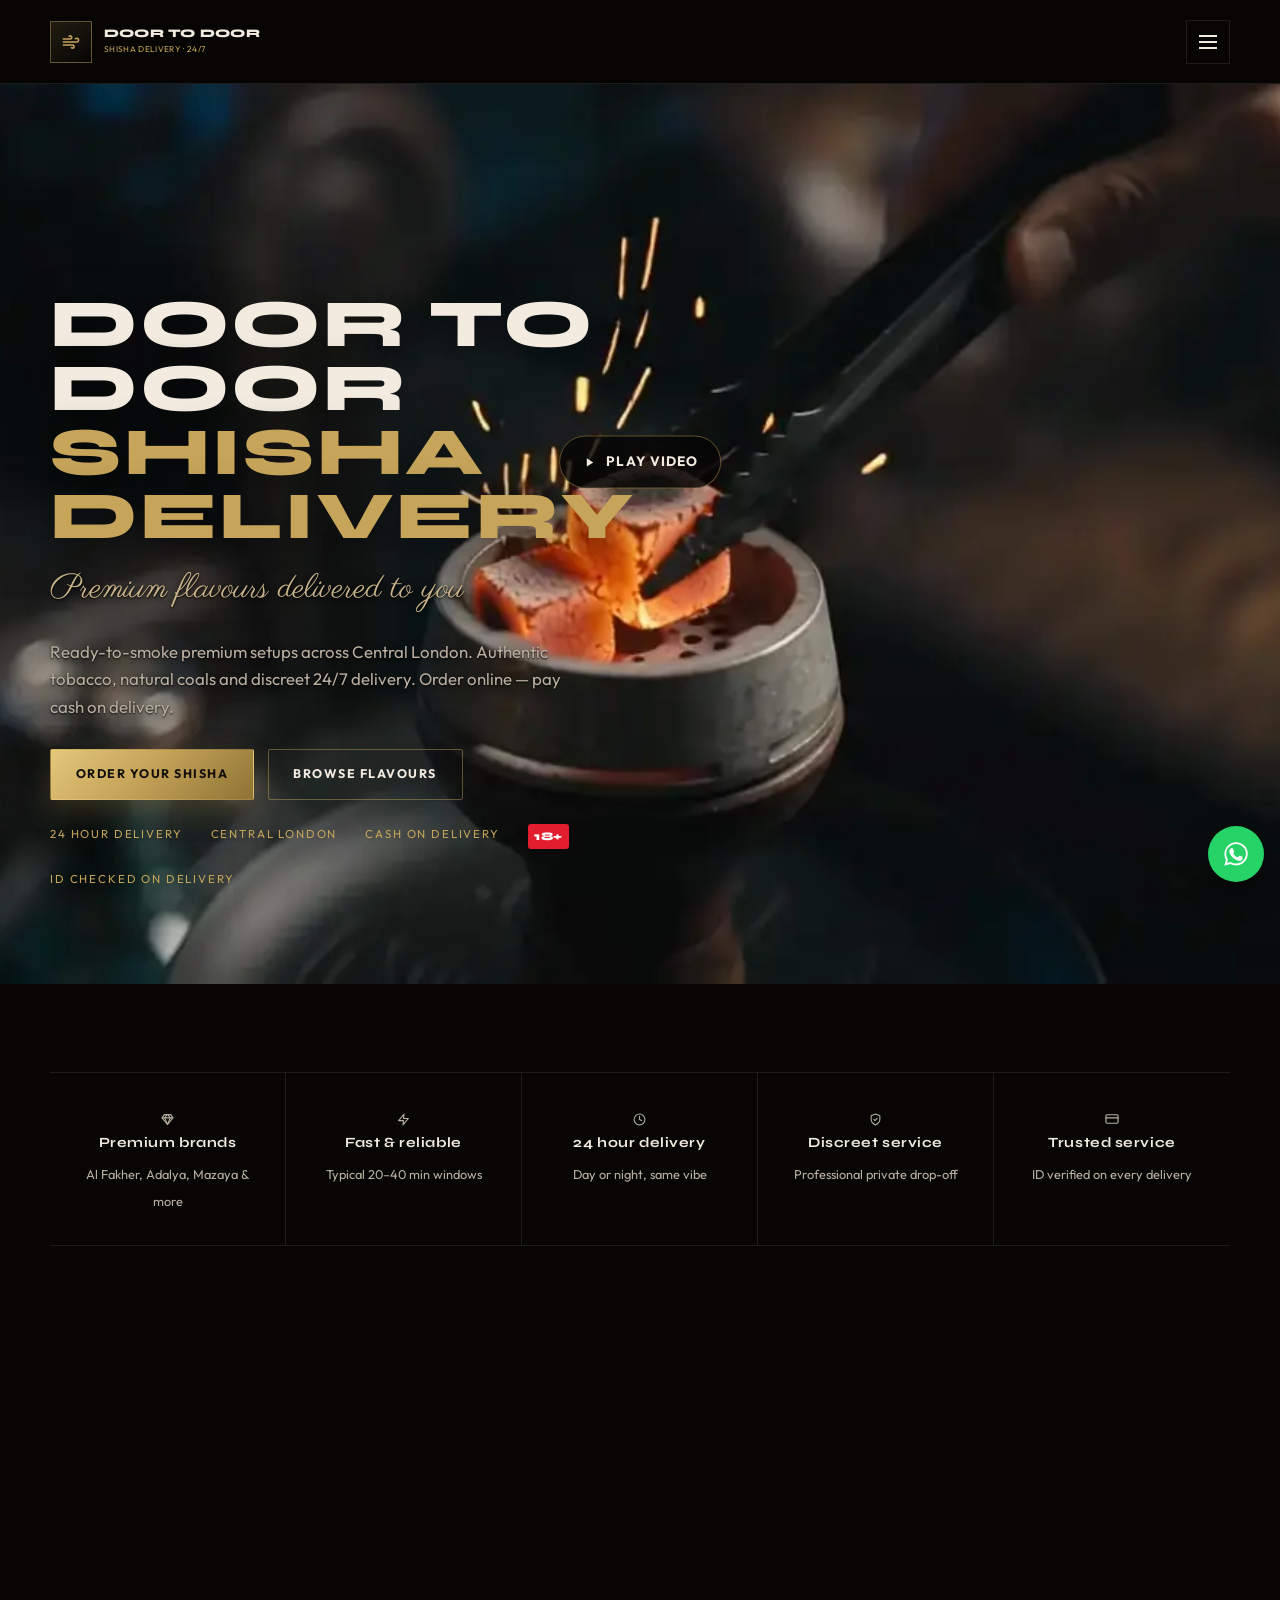
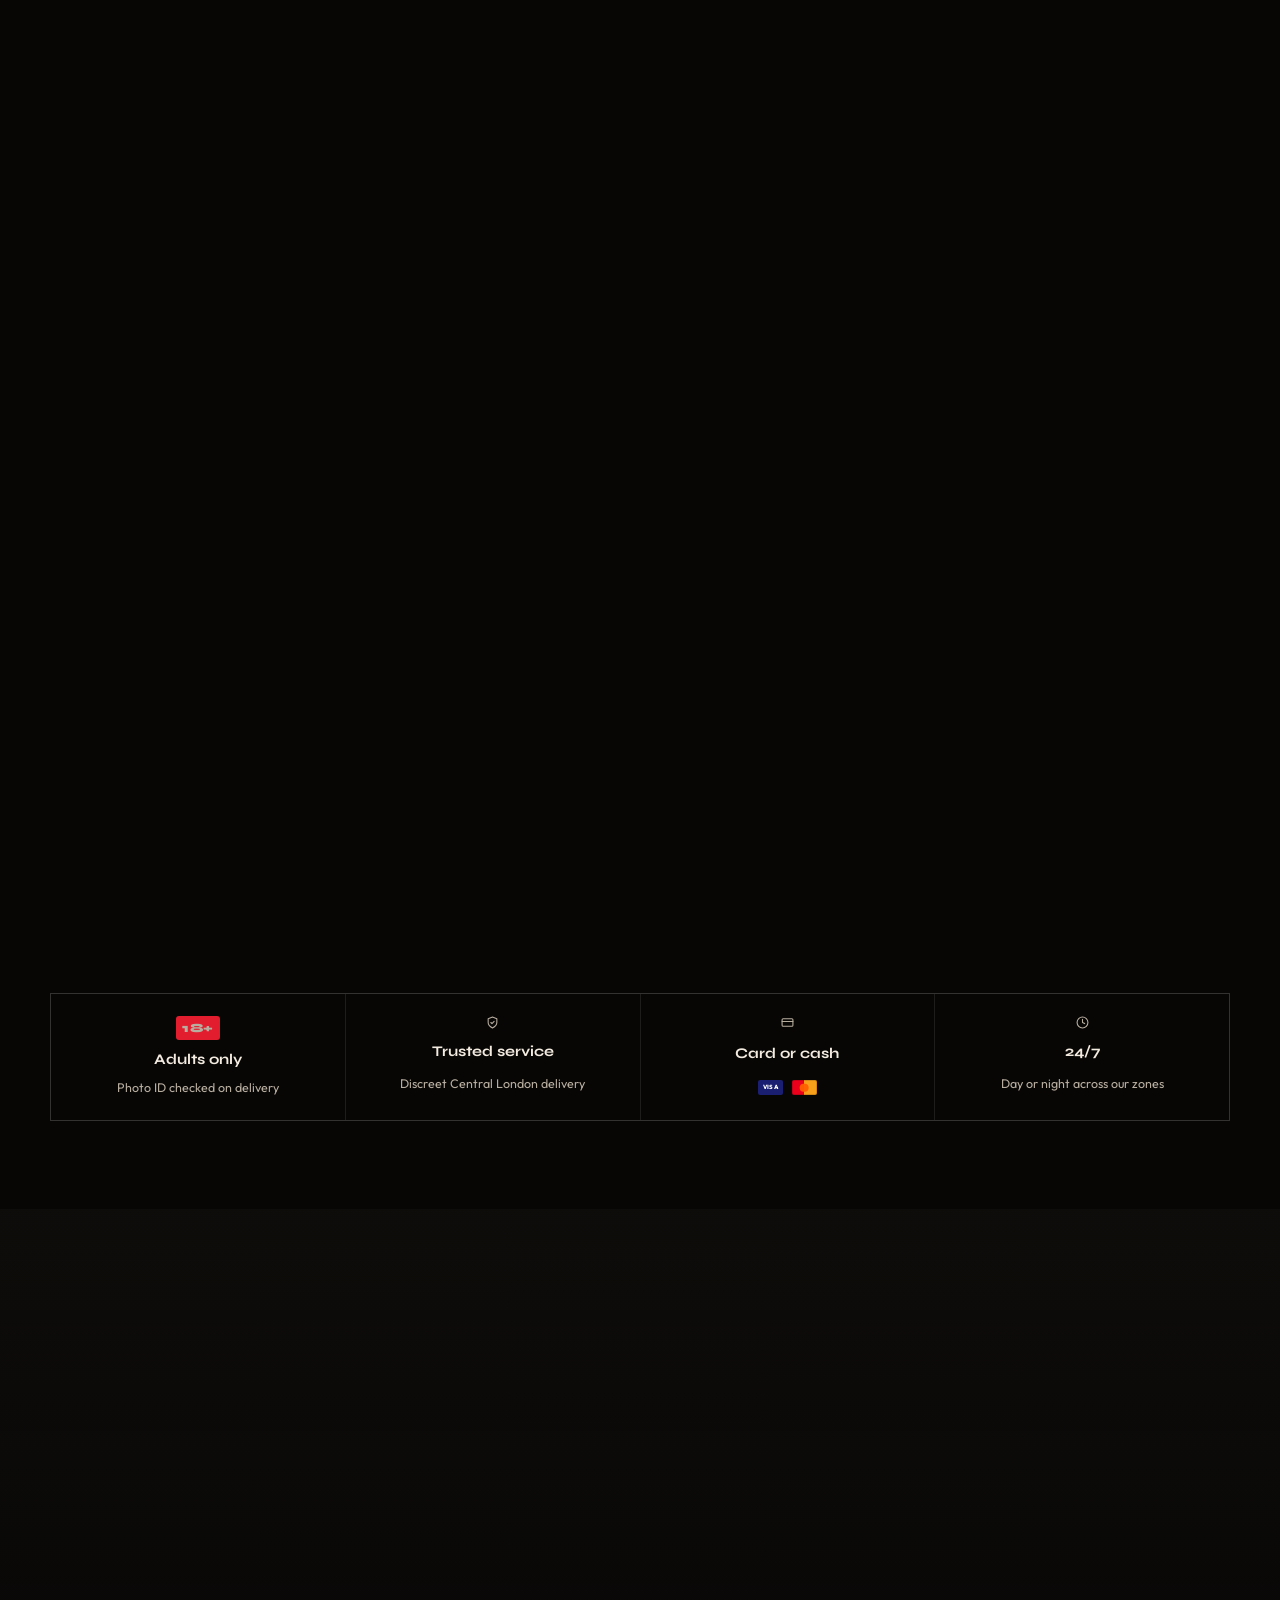
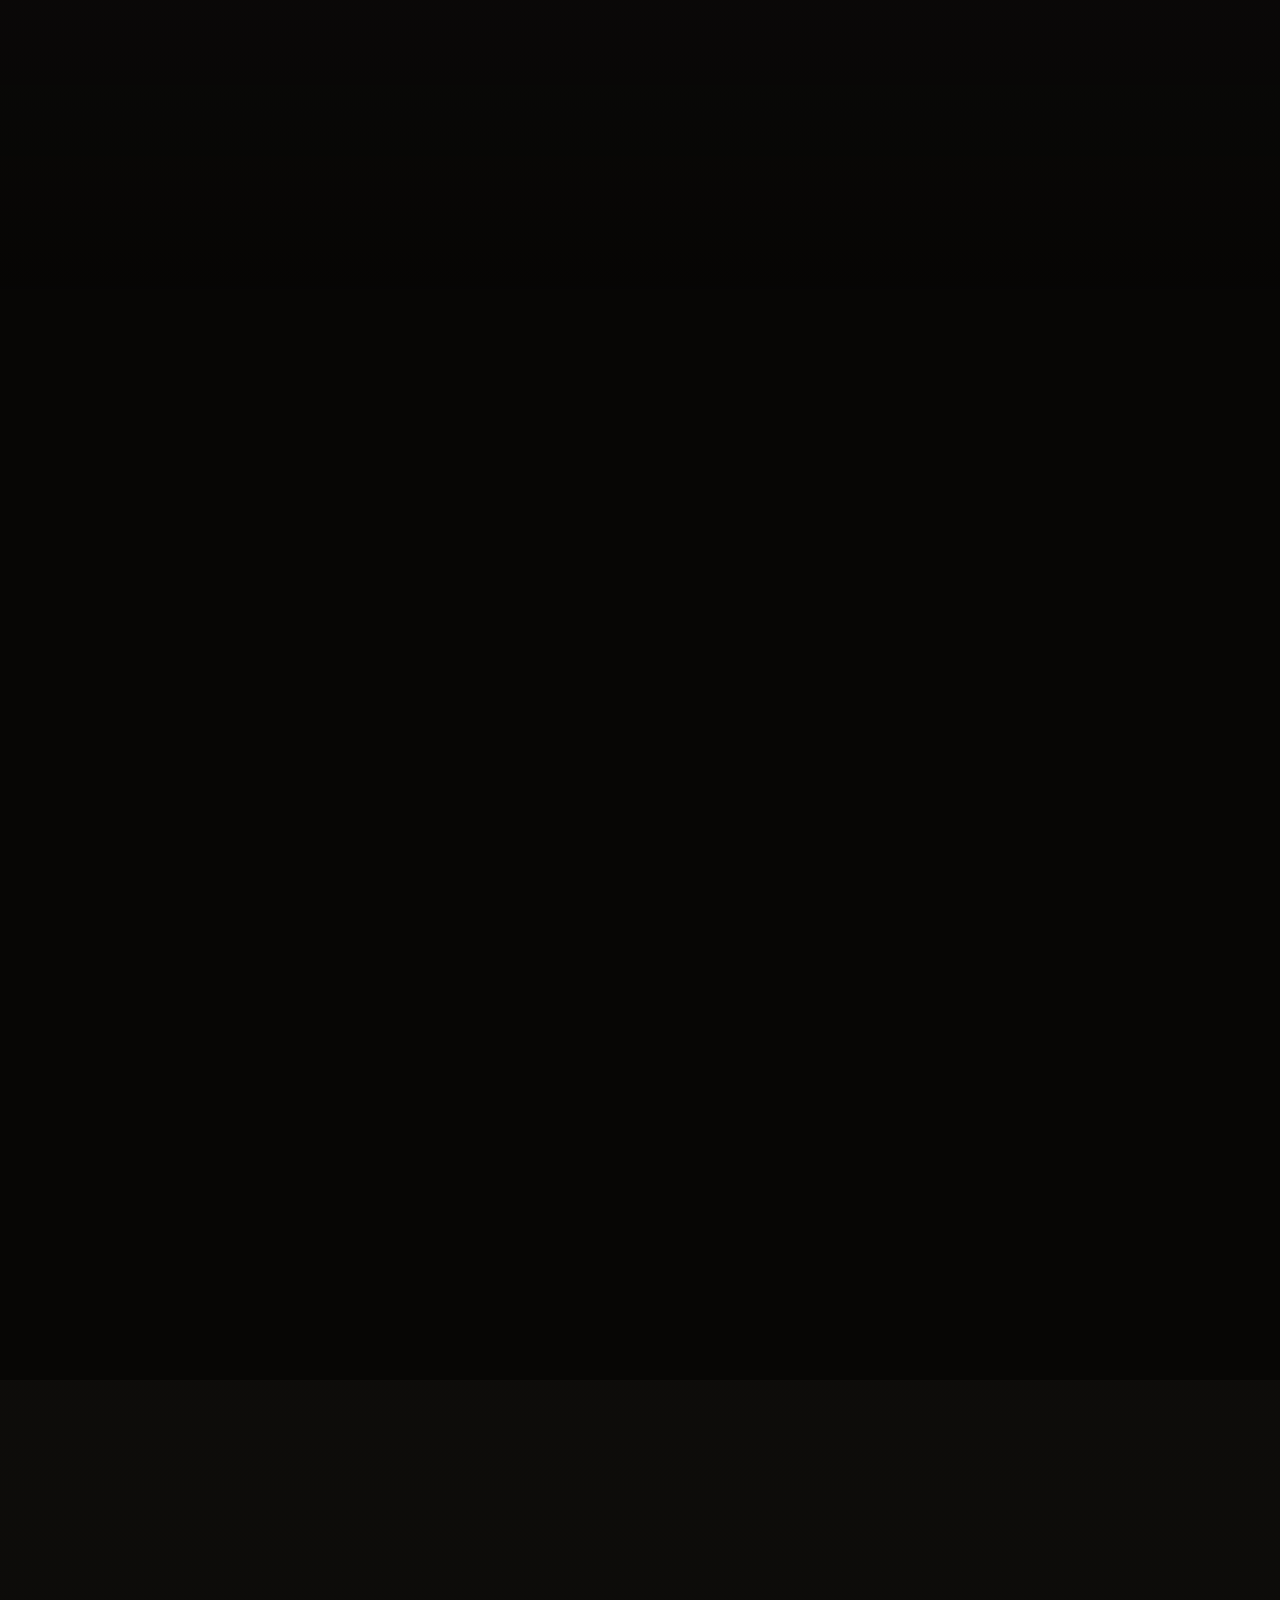
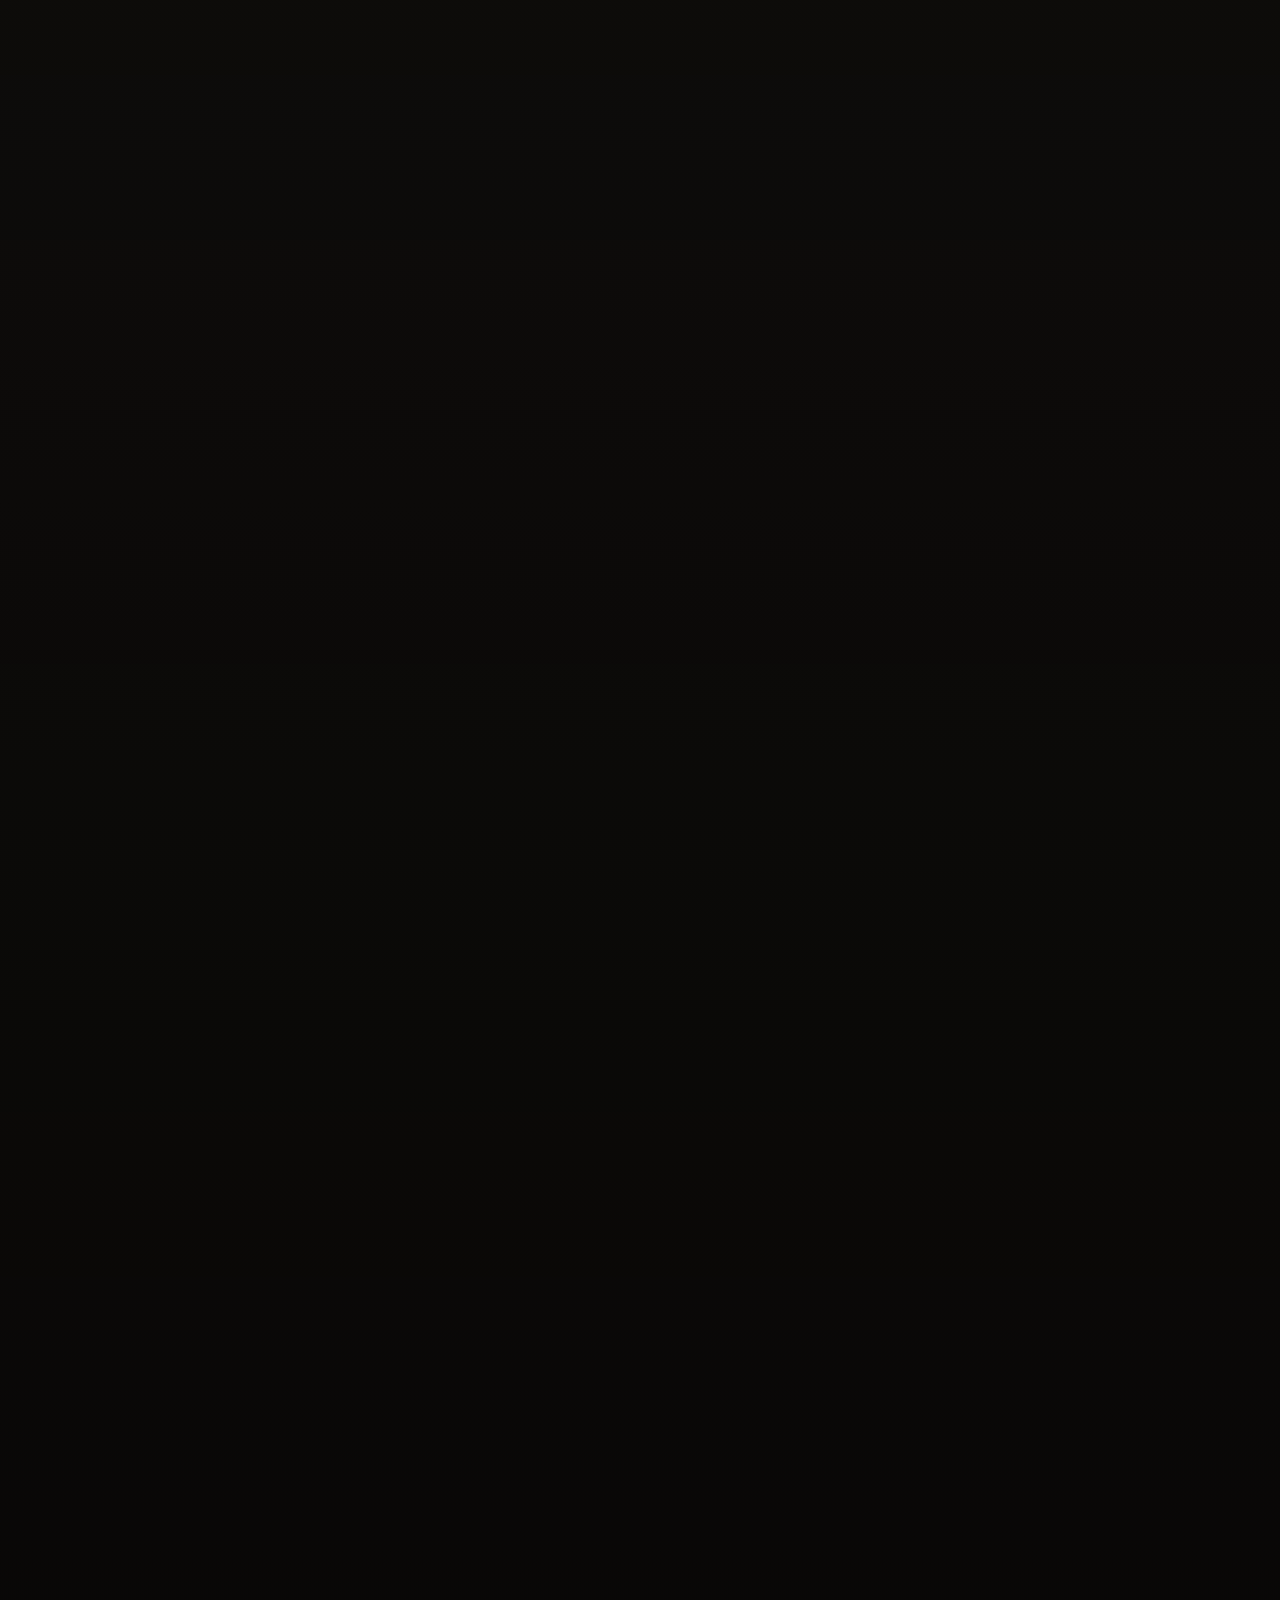
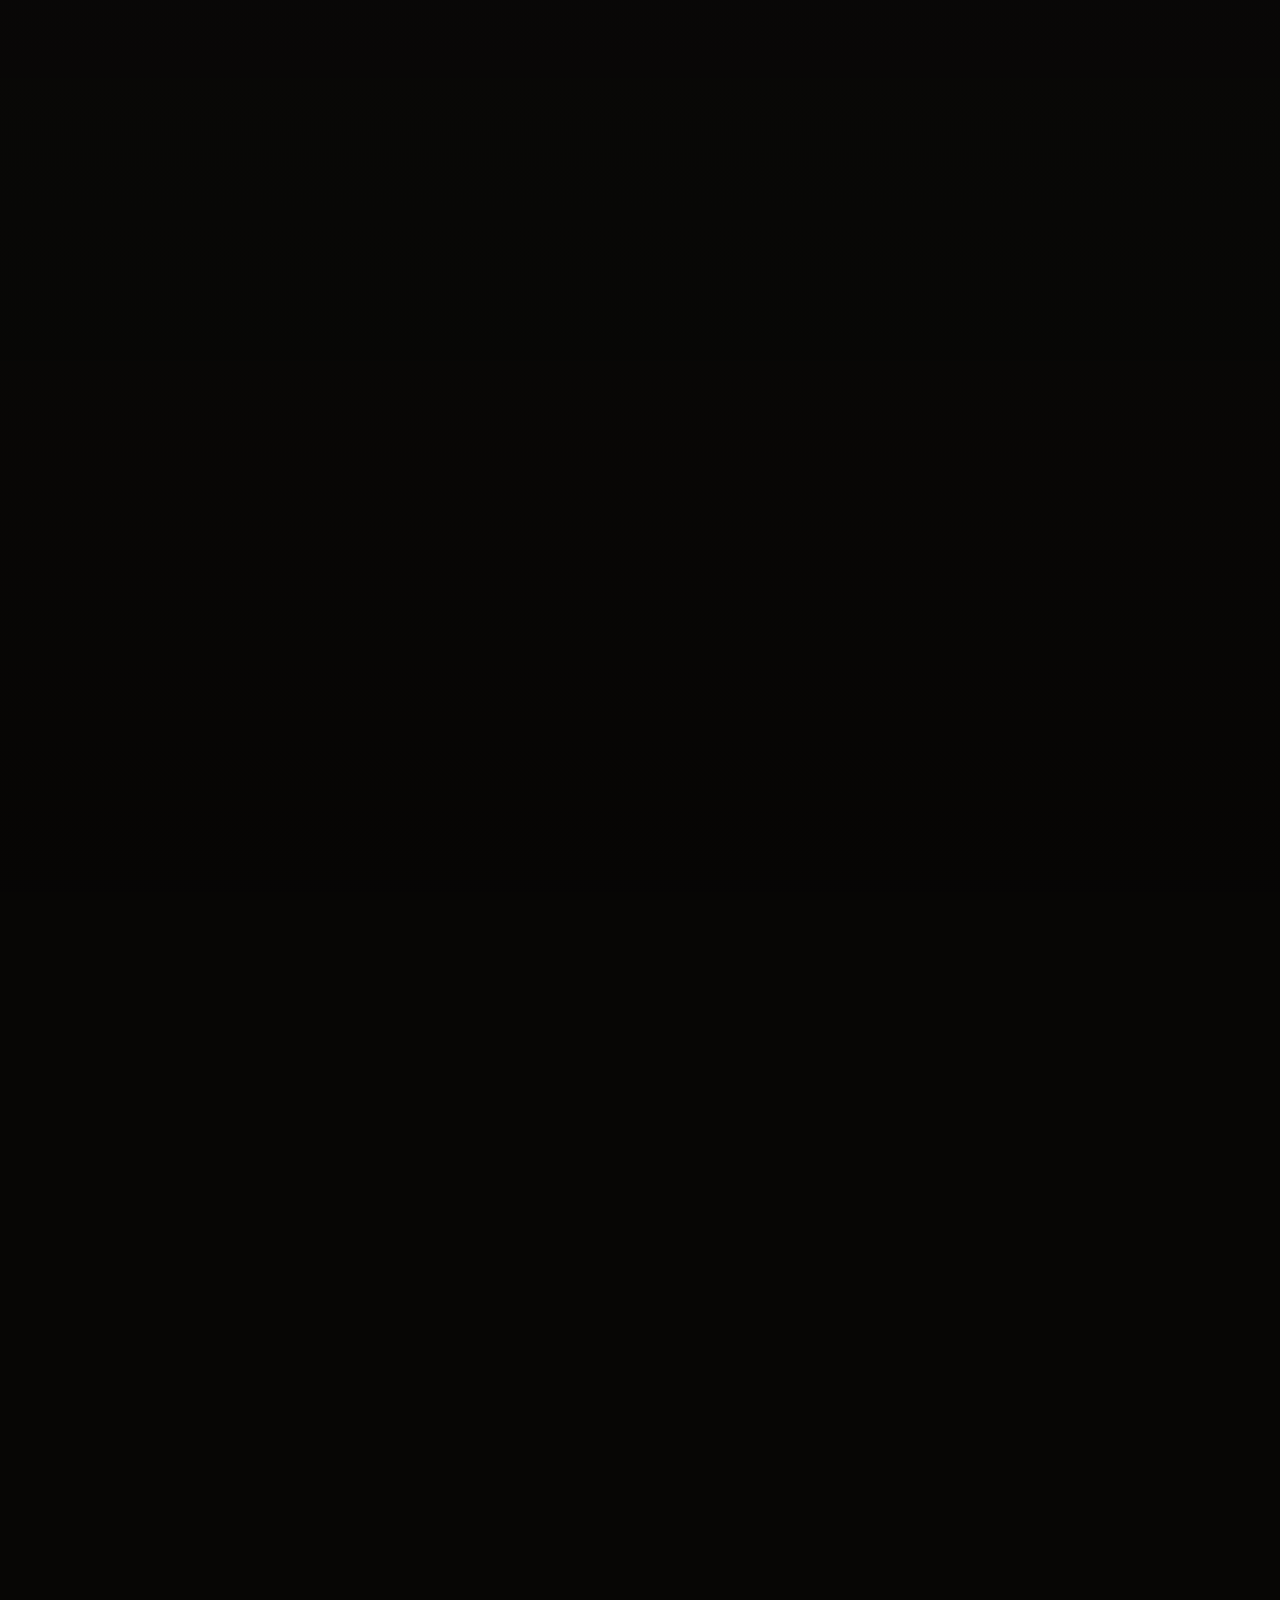
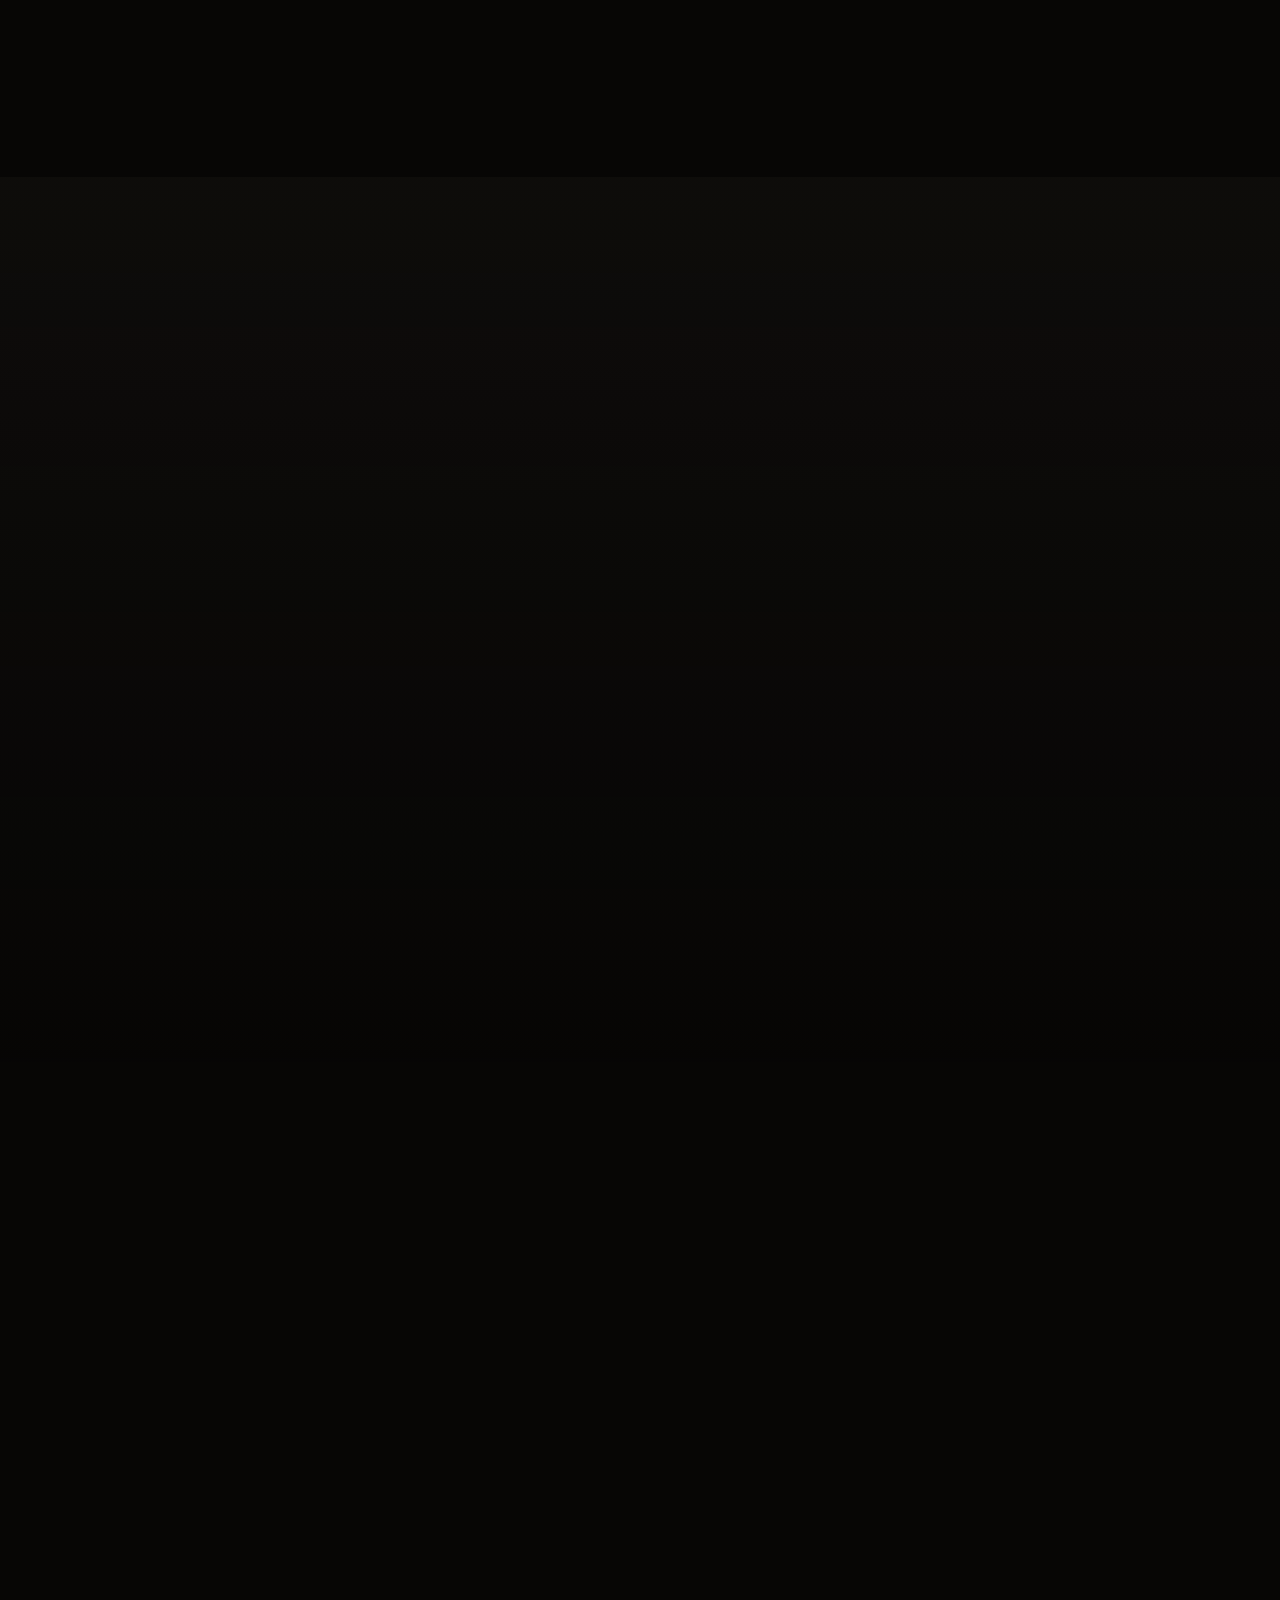
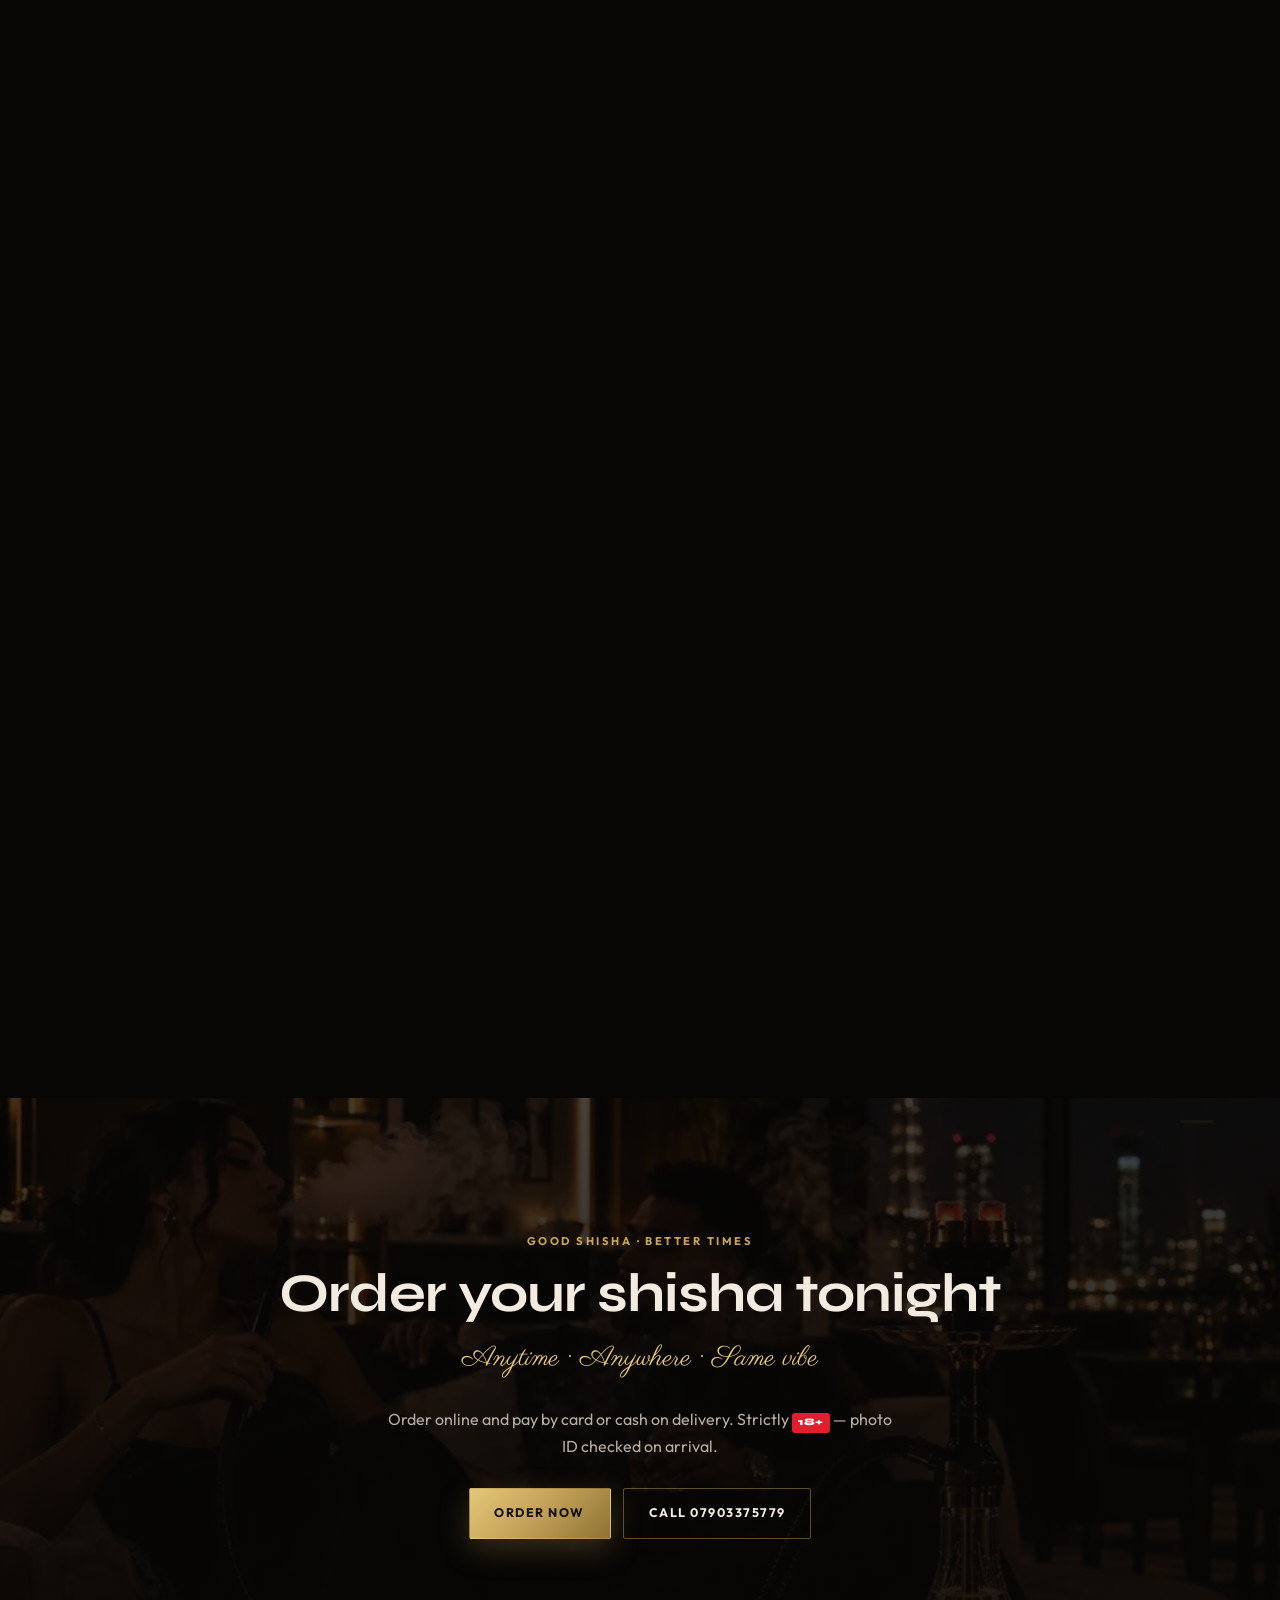
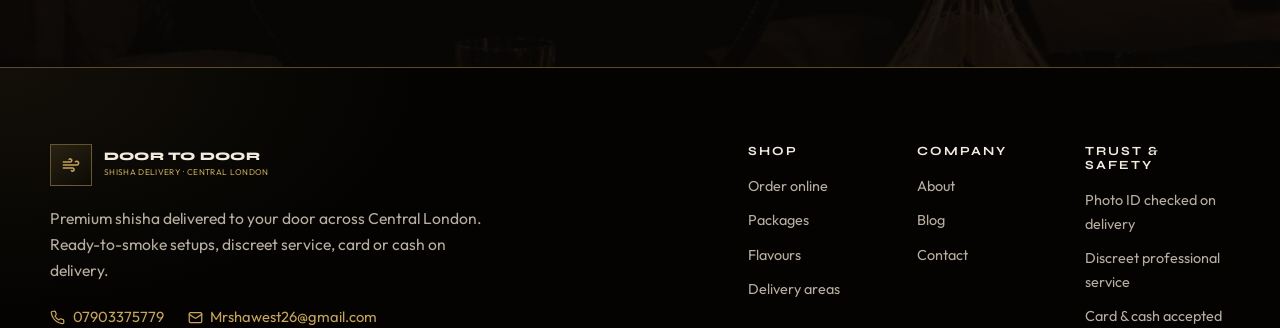
<file: index.html>
<!DOCTYPE html>
<html lang="en-GB">
<head>
  <meta charset="UTF-8">
  <meta name="viewport" content="width=device-width, initial-scale=1.0">
  <title>Door To Door Shisha Delivery | Premium Flavours Delivered Across Central London</title>
  <meta name="description" content="24/7 premium shisha delivery in Central London. Order online — pay by card or cash on delivery. Westminster, Knightsbridge, Chelsea and more.">
  <link rel="preconnect" href="https://fonts.googleapis.com">
  <link rel="preconnect" href="https://fonts.gstatic.com" crossorigin>
  <link href="https://fonts.googleapis.com/css2?family=Outfit:wght@400;600&family=Parisienne&family=Syne:wght@700;800&display=swap" rel="stylesheet" media="print" onload="this.media='all'">
  <noscript><link href="https://fonts.googleapis.com/css2?family=Outfit:wght@400;600&family=Parisienne&family=Syne:wght@700;800&display=swap" rel="stylesheet"></noscript>
  <meta name="robots" content="index,follow">
  <link rel="canonical" href="https://mowleed2000.github.io/doortooshisha/">
  <meta property="og:title" content="Door To Door Shisha Delivery | Premium Central London">
  <meta property="og:description" content="24/7 premium shisha delivery across Central London. Card or cash. 18+ with ID check on delivery.">
  <meta property="og:type" content="website">
  <link rel="stylesheet" href="icons.css">
  <link rel="stylesheet" href="style.css">
  <link rel="preload" href="assets/videos/hero_poster.webp" as="image" type="image/webp">
  <script type="application/ld+json">
  {
    "@context": "https://schema.org",
    "@type": "LocalBusiness",
    "name": "Door To Door Shisha Delivery",
    "description": "24/7 premium shisha delivery across Central London. Card or cash. 18+ with ID check on delivery.",
    "url": "https://mowleed2000.github.io/doortooshisha/",
    "telephone": "+447903375779",
    "email": "Mrshawest26@gmail.com",
    "areaServed": ["Westminster","Knightsbridge","Chelsea","Vauxhall","South Kensington","High Street Kensington","Baker Street","Marble Arch"],
    "openingHours": "Mo-Su 00:00-23:59",
    "priceRange": "££",
    "currenciesAccepted": "GBP",
    "paymentAccepted": "Cash, Credit Card",
    "isAccessibleForFree": false
  }
  </script>
</head>
<body>
  <header class="site-header">
    <div class="container nav-bar">
      <a class="brand" href="index.html">
        <div class="brand-mark" aria-hidden="true"><span class="icon icon-wind" aria-hidden="true"></span></div>
        <div class="brand-copy">
          <strong>Door To Door</strong>
          <span>Shisha Delivery · 24/7</span>
        </div>
      </a>
      <button class="nav-toggle" type="button" aria-label="Open menu" aria-expanded="false"><span></span></button>
      <ul class="nav-links">
        <li><a href="order.html">Order</a></li>
        <li><a href="menu.html">Flavours</a></li>
        <li><a href="packages.html">Packages</a></li>
        <li><a href="areas.html">Areas</a></li>
        <li><a href="about.html">About</a></li>
        <li><a href="blog.html">Blog</a></li>
        <li><a href="contact.html">Contact</a></li>
      </ul>
      <div class="nav-cta">
        <a class="nav-phone" href="tel:07903375779"><span class="icon icon-phone" aria-hidden="true"></span> 07903375779</a>
        <a class="btn btn-ghost" href="tel:07903375779">Call</a>
        <a class="btn btn-gold" href="order.html">Order now</a>
      </div>
    </div>
  </header>

  <section class="hero hero--video">
    <div class="hero-media">
      <div class="hero-video-wrap">
        <video
          id="hero-video"
          class="hero-video"
          data-deferred
          muted
          loop
          playsinline
          webkit-playsinline
          preload="none"
          poster="assets/videos/hero_poster.webp"
        ></video>
      </div>
      <img id="hero-fallback" class="hero-fallback" src="assets/videos/hero_poster.webp" alt="" decoding="async" fetchpriority="high">
      <button type="button" id="hero-play-btn" class="hero-play-btn" aria-label="Play video">
        <span class="icon icon-play" aria-hidden="true"></span>
        <span>Play video</span>
      </button>
    </div>
    <div class="hero-inner">
      <p class="hero-brand">Door To Door<br><em>Shisha Delivery</em></p>
      <p class="hero-tag">Premium flavours delivered to you</p>
      <p class="hero-lead">Ready-to-smoke premium setups across Central London. Authentic tobacco, natural coals and discreet 24/7 delivery. Order online — pay cash on delivery.</p>
      <div class="hero-actions">
        <a class="btn btn-gold" href="order.html">Order your shisha</a>
        <a class="btn btn-ghost" href="menu.html">Browse flavours</a>
      </div>
      <div class="hero-meta">
        <span>24 hour delivery</span>
        <span>Central London</span>
        <span>Cash on delivery</span>
        <span class="age-badge">18+</span>
        <span>ID checked on delivery</span>
      </div>
    </div>
  </section>

  <section class="section-tight">
    <div class="container">
      <div class="feature-strip reveal">
        <div class="feature-item">
          <span class="icon icon-gem" aria-hidden="true"></span>
          <strong>Premium brands</strong>
          <span>Al Fakher, Adalya, Mazaya & more</span>
        </div>
        <div class="feature-item">
          <span class="icon icon-bolt" aria-hidden="true"></span>
          <strong>Fast & reliable</strong>
          <span>Typical 20–40 min windows</span>
        </div>
        <div class="feature-item">
          <span class="icon icon-clock" aria-hidden="true"></span>
          <strong>24 hour delivery</strong>
          <span>Day or night, same vibe</span>
        </div>
        <div class="feature-item">
          <span class="icon icon-shield" aria-hidden="true"></span>
          <strong>Discreet service</strong>
          <span>Professional private drop-off</span>
        </div>
        <div class="feature-item">
          <span class="icon icon-card" aria-hidden="true"></span>
          <strong>Trusted service</strong>
          <span>ID verified on every delivery</span>
        </div>
      </div>
    </div>
  </section>

  <section class="section">
    <div class="container">
      <div class="split reveal">
        <div class="split-copy">
          <span class="eyebrow">The night, delivered</span>
          <h2>Lounge-grade shisha without leaving your door.</h2>
          <p>We bring a complete ready-to-smoke setup to your home, hotel suite or private gathering — freshly packed heads, natural coconut coals and hygienic mouthpieces included.</p>
          <p>Same flavours. Same vibe. At your door — anytime across Central London.</p>
          <div class="btn-row">
            <a class="btn btn-gold" href="order.html">Build your order</a>
            <a class="btn btn-ghost" href="about.html">How we work</a>
          </div>
        </div>
        <div class="split-visual">
          <img loading="lazy" src="assets/images/shisha/hero/H02.webp" alt="Premium shisha setup ready to enjoy">
        </div>
      </div>
    </div>
  </section>


  <section class="section-tight">
    <div class="container">
      <div class="trust-band reveal">
        <div class="trust-band-item"><span class="age-badge">18+</span><strong>Adults only</strong><span>Photo ID checked on delivery</span></div>
        <div class="trust-band-item"><span class="icon icon-shield" aria-hidden="true"></span><strong>Trusted service</strong><span>Discreet Central London delivery</span></div>
        <div class="trust-band-item"><span class="icon icon-card" aria-hidden="true"></span><strong>Card or cash</strong><span class="pay-accept"><span class="icon icon-visa" title="Visa" aria-label="Visa"></span><span class="icon icon-mc" title="Mastercard" aria-label="Mastercard"></span></span></div>
        <div class="trust-band-item"><span class="icon icon-clock" aria-hidden="true"></span><strong>24/7</strong><span>Day or night across our zones</span></div>
      </div>
    </div>
  </section>

  <section class="section section-muted">
    <div class="container">
      <div class="section-head center reveal">
        <span class="eyebrow">How ordering works</span>
        <h2>Three steps. No messaging runaround.</h2>
        <p>Pick a package, choose your flavours and extras, then checkout with card or cash on delivery.</p>
      </div>
      <div class="steps reveal">
        <div class="step">
          <h3>Choose your setup</h3>
          <p>1, 2 or 3 shisha packages with everything you need for a proper session.</p>
        </div>
        <div class="step">
          <h3>Add flavours & extras</h3>
          <p>Starburst, Al Fakher, Mazaya, Adalya, Layali, Paan — plus coals, juice base and LED glow.</p>
        </div>
        <div class="step">
          <h3>Pay & we deliver</h3>
          <p>Card online or cash to the rider. We dispatch across Central London 24/7.</p>
        </div>
      </div>
    </div>
  </section>

  <section class="section">
    <div class="container">
      <div class="section-head reveal">
        <span class="eyebrow">Transparent pricing</span>
        <h2>Shisha packages</h2>
        <p>Clear package prices from the menu — no vague “concierge” quotes.</p>
      </div>
      <div class="menu-band reveal" id="home-packages">
        <article class="pkg-row" onclick="startOrder('1 Shisha')">
          <img loading="lazy" src="assets/images/shisha/packages/P01.webp" alt="1 Shisha package">
          <div>
            <h3>1 Shisha</h3>
            <p style="color:var(--cream-mute);font-size:0.92rem;">Solo night in — pipe, fresh head, 10 coals, mouthpiece.</p>
            <ul>
              <li>1 premium hookah pipe</li>
              <li>1 fresh flavour head</li>
              <li>10 natural coconut coals</li>
            </ul>
          </div>
          <div class="pkg-cta">
            <div class="price">£50</div>
            <a class="btn btn-soft" style="margin-top:0.75rem;" href="order.html" onclick="event.stopPropagation();startOrder('1 Shisha')">Order £50</a>
          </div>
        </article>
        <article class="pkg-row is-selected" onclick="startOrder('2 Shisha')">
          <img loading="lazy" src="assets/images/shisha/packages/P02.webp" alt="2 Shisha package">
          <div>
            <span class="pkg-badge">Most ordered</span>
            <h3>2 Shisha</h3>
            <p style="color:var(--cream-mute);font-size:0.92rem;">Shared lounge energy with burner included.</p>
            <ul>
              <li>2 premium hookah pipes</li>
              <li>2 fresh flavour heads</li>
              <li>Electric coal burner included</li>
            </ul>
          </div>
          <div class="pkg-cta">
            <div class="price">£80</div>
            <a class="btn btn-gold" style="margin-top:0.75rem;" href="order.html" onclick="event.stopPropagation();startOrder('2 Shisha')">Order £80</a>
          </div>
        </article>
        <article class="pkg-row" onclick="startOrder('3 Shisha')">
          <img loading="lazy" src="assets/images/shisha/packages/P03.webp" alt="3 Shisha package">
          <div>
            <h3>3 Shisha</h3>
            <p style="color:var(--cream-mute);font-size:0.92rem;">Built for flats, suites and small gatherings.</p>
            <ul>
              <li>3 premium hookah pipes</li>
              <li>3 fresh flavour heads</li>
              <li>30 natural coconut coals</li>
            </ul>
          </div>
          <div class="pkg-cta">
            <div class="price">£110</div>
            <a class="btn btn-soft" style="margin-top:0.75rem;" href="order.html" onclick="event.stopPropagation();startOrder('3 Shisha')">Order £110</a>
          </div>
        </article>
      </div>
    </div>
  </section>

  <section class="section section-muted">
    <div class="container">
      <div class="section-head reveal">
        <span class="eyebrow">On the menu</span>
        <h2>Our flavours</h2>
        <p>Six house brands available with every order. Extra pouches from £10.</p>
      </div>

      <div class="flavour-featured reveal">
        <img src="assets/images/shisha/flavours/F01.webp" alt="Al Fakher and premium flavour selection" loading="lazy">
        <div>
          <span class="eyebrow">Signature picks</span>
          <h2 style="margin-bottom:0.85rem;">From candy-fruit to classic lounge</h2>
          <p style="color:var(--cream-mute);margin-bottom:1.25rem;">Starburst and Mazaya for bright fruit sessions. Al Fakher for the classics. Adalya and Layali for richer fruit. Paan for traditional leaf notes.</p>
          <a class="btn btn-ghost" href="menu.html">Flavour notes</a>
        </div>
      </div>

      <div class="flavour-list reveal">
        <div class="flavour-row">
          <img src="assets/images/shisha/flavours/F07.webp" alt="Starburst" loading="lazy">
          <div>
            <h3>Starburst</h3>
            <p>Bright fruit-candy profile — the easy win for mixed groups.</p>
          </div>
          <div class="flavour-meta">House brand</div>
        </div>
        <div class="flavour-row">
          <img src="assets/images/shisha/flavours/F01.webp" alt="Al Fakher" loading="lazy">
          <div>
            <h3>Al Fakher</h3>
            <p>Trusted classics — double apple, mint and the profiles people expect.</p>
          </div>
          <div class="flavour-meta">Classic</div>
        </div>
        <div class="flavour-row">
          <img src="assets/images/shisha/flavours/F05.webp" alt="Mazaya" loading="lazy">
          <div>
            <h3>Mazaya</h3>
            <p>Watermelon & mint favourites — clean, fresh, session-friendly.</p>
          </div>
          <div class="flavour-meta">Fresh</div>
        </div>
        <div class="flavour-row">
          <img src="assets/images/shisha/flavours/F03.webp" alt="Adalya" loading="lazy">
          <div>
            <h3>Adalya</h3>
            <p>Premium hookah tobacco — richer fruit-led blends.</p>
          </div>
          <div class="flavour-meta">Premium</div>
        </div>
        <div class="flavour-row">
          <img src="assets/images/shisha/flavours/F04.webp" alt="Layali" loading="lazy">
          <div>
            <h3>Layali</h3>
            <p>Berry-forward evening blends — strong with a juice base.</p>
          </div>
          <div class="flavour-meta">Berry</div>
        </div>
        <div class="flavour-row">
          <img src="assets/images/shisha/flavours/F06.webp" alt="Paan" loading="lazy">
          <div>
            <h3>Paan</h3>
            <p>Traditional leaf notes with a distinctive character.</p>
          </div>
          <div class="flavour-meta">Traditional</div>
        </div>
      </div>
      <p class="order-note reveal" style="margin-top:1.25rem;">Savaco tobacco (£30 / 50g) and extra flavours (£10 / 50g) can be added at checkout.</p>
      <div style="margin-top:1.75rem;" class="reveal">
        <a class="btn btn-gold" href="order.html">Order with a flavour</a>
      </div>
    </div>
  </section>

  <section class="section">
    <div class="container">
      <div class="split reveal">
        <div class="split-copy">
          <span class="eyebrow">Delivery</span>
          <h2>Discreet drop-off. Ready to smoke.</h2>
          <p>We bring a complete setup to your home, hotel or private gathering — freshly packed heads, natural coconut coals, hygienic mouthpieces.</p>
          <p>Typical windows across Central London: 20–40 minutes depending on zone and traffic. Available 24/7.</p>
          <div class="btn-row">
            <a class="btn btn-gold" href="order.html">Order delivery</a>
            <a class="btn btn-ghost" href="areas.html">Coverage zones</a>
          </div>
        </div>
        <div class="split-visual">
          <img src="assets/images/shisha/hero/H02.webp" alt="Premium shisha ready indoors" loading="lazy">
        </div>
      </div>
    </div>
  </section>

  <section class="section section-muted">
    <div class="container">
      <div class="split reverse reveal">
        <div class="split-visual">
          <img loading="lazy" src="assets/images/shisha/upgrades/U03.webp" alt="Juice base and shisha extras">
        </div>
        <div class="split-copy">
          <span class="eyebrow">Extras menu</span>
          <h2>Customise the session</h2>
          <p>Extra head £30 · Extra 10 coals £5 · Coal burner £35 · Extra flavours £10/50g · Savaco tobacco £30/50g · Liquid base £15 · LED under-light £15.</p>
          <p>Liquid base swaps water for apple, orange, pineapple or tropical juice.</p>
          <a class="btn btn-gold" href="order.html">Add extras at checkout</a>
        </div>
      </div>
    </div>
  </section>

  <section class="section">
    <div class="container">
      <div class="section-head center reveal">
        <span class="eyebrow">Coverage</span>
        <h2>Central London, delivered</h2>
        <p>Core zones we run every night — typical windows shown.</p>
      </div>
      <div class="area-grid reveal">
        <div class="area-cell"><strong>Westminster</strong><span>20–30 mins</span></div>
        <div class="area-cell"><strong>Knightsbridge</strong><span>20–30 mins</span></div>
        <div class="area-cell"><strong>Chelsea</strong><span>20–35 mins</span></div>
        <div class="area-cell"><strong>Vauxhall</strong><span>25–35 mins</span></div>
        <div class="area-cell"><strong>South Kensington</strong><span>25–35 mins</span></div>
        <div class="area-cell"><strong>High Street Kensington</strong><span>25–40 mins</span></div>
        <div class="area-cell"><strong>Baker Street</strong><span>30–40 mins</span></div>
        <div class="area-cell"><strong>Marble Arch</strong><span>30–40 mins</span></div>
      </div>
      <div style="text-align:center;margin-top:2rem;" class="reveal">
        <a class="btn btn-ghost" href="areas.html">Full coverage details</a>
      </div>
    </div>
  </section>

  <section class="section section-tight">
    <div class="container">
      <div class="section-head reveal">
        <span class="eyebrow">From the journal</span>
        <h2>Guides for better nights in</h2>
      </div>
      <div class="blog-grid reveal">
        <a class="blog-card" href="blog/best-shisha-flavours-london.html">
          <img src="assets/images/shisha/flavours/F01.webp" alt="" loading="lazy">
          <div class="meta">Flavours · 5 min</div>
          <h3>How to pick the right shisha flavour for your night</h3>
          <p>A simple guide to fruit, mint, candy and traditional blends — and when to double up.</p>
          <span class="read">Read article →</span>
        </a>
        <a class="blog-card" href="blog/central-london-delivery-areas.html">
          <img src="assets/images/shisha/packages/P02.webp" alt="" loading="lazy">
          <div class="meta">Delivery · 4 min</div>
          <h3>Where we deliver in Central London (and how fast)</h3>
          <p>Westminster to Marble Arch — what to expect from timing, access and hotels.</p>
          <span class="read">Read article →</span>
        </a>
        <a class="blog-card" href="blog/hosting-shisha-at-home.html">
          <img src="assets/images/shisha/experience/E03.webp" alt="" loading="lazy">
          <div class="meta">Hosting · 6 min</div>
          <h3>Hosting a shisha night at home without the faff</h3>
          <p>Package sizes, extras that actually matter, and how to keep the room comfortable.</p>
          <span class="read">Read article →</span>
        </a>
      </div>
    </div>
  </section>

  <section class="cta-band">
    <div class="hero-media" aria-hidden="true">
      <img loading="lazy" src="assets/images/shisha/experience/E02.webp" alt="">
    </div>
    <div class="container" style="position:relative;z-index:2;">
      <span class="eyebrow">Good shisha · Better times</span>
      <h2>Order your shisha tonight</h2>
      <span class="script">Anytime · Anywhere · Same vibe</span>
      <p>Order online and pay by card or cash on delivery. Strictly <span class="age-badge age-badge--sm">18+</span> — photo ID checked on arrival.</p>
      <div class="btn-row" style="justify-content:center;">
        <a class="btn btn-gold" href="order.html">Order now</a>
        <a class="btn btn-ghost" href="tel:07903375779">Call 07903375779</a>
      </div>
    </div>
  </section>

  <footer class="site-footer"></footer>

  <script src="footer.js" defer></script>
  <script src="script.js" defer></script>
</body>
</html>
</file>
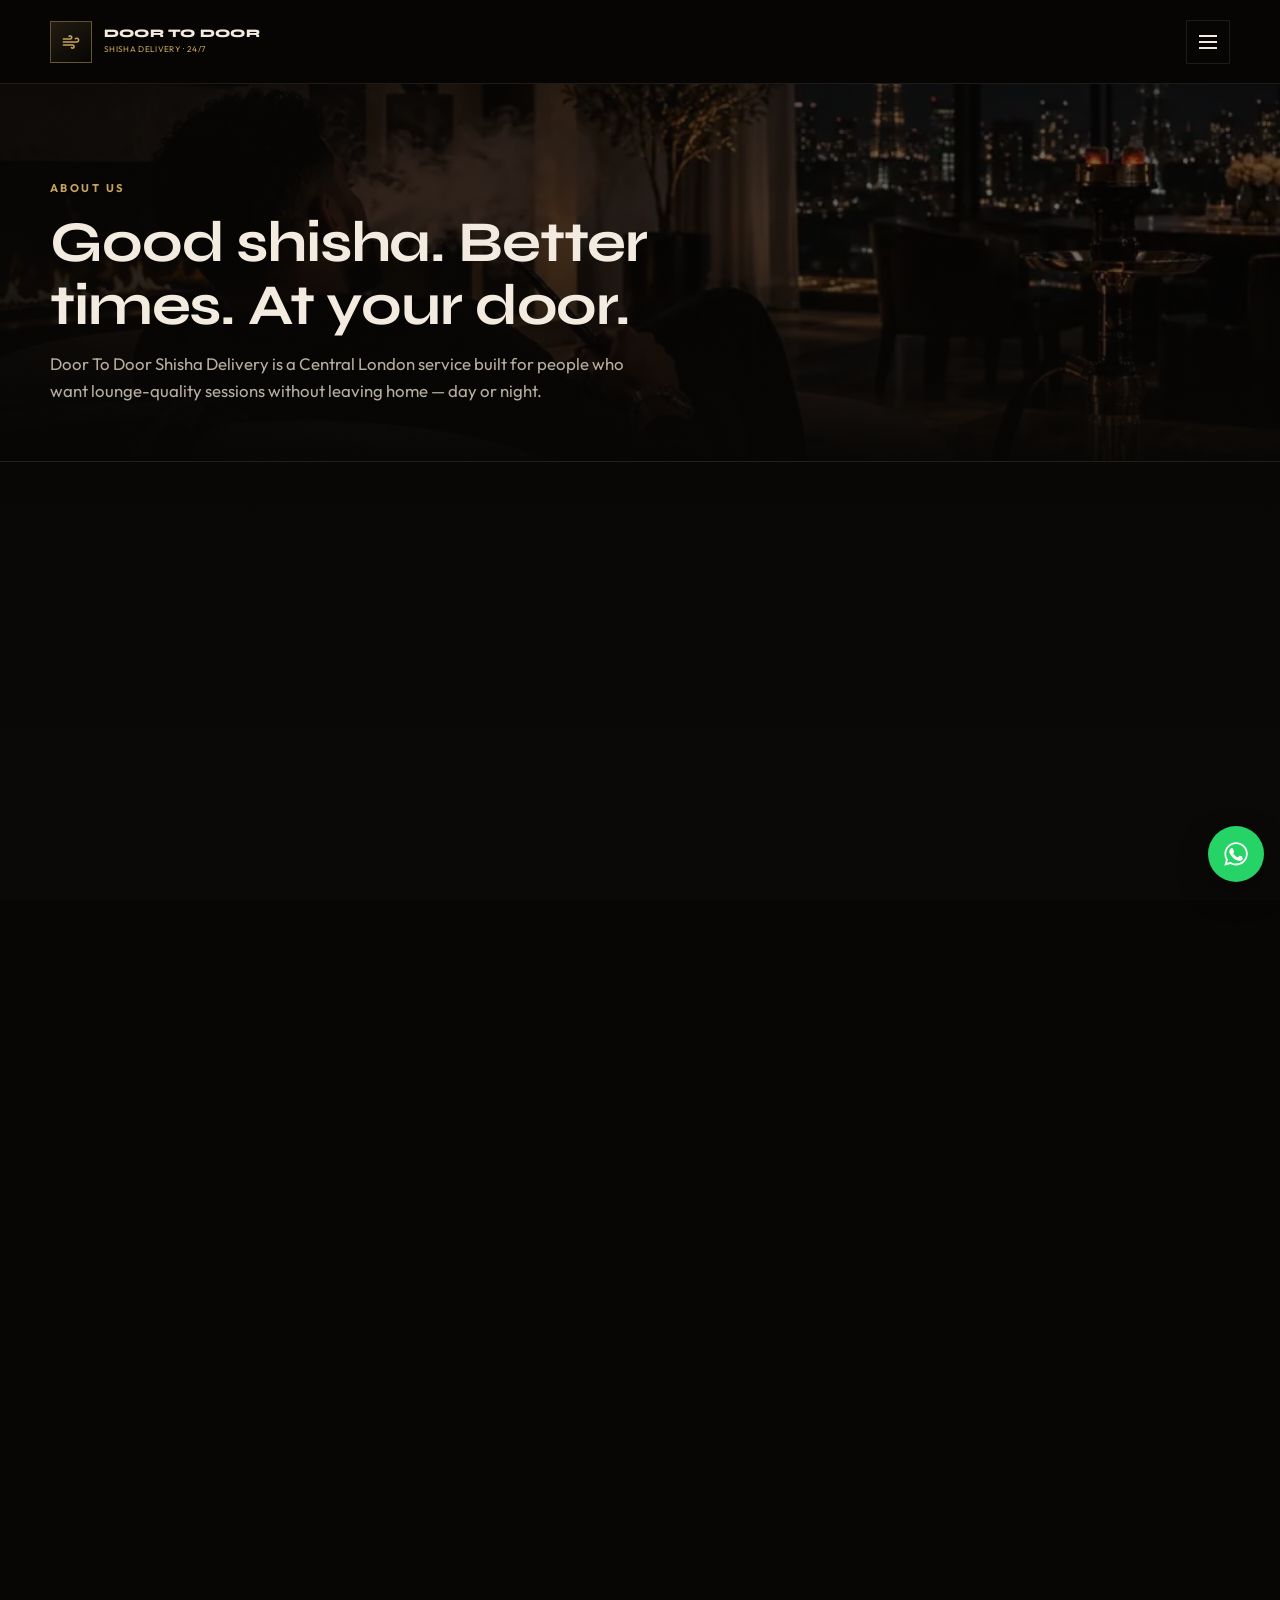
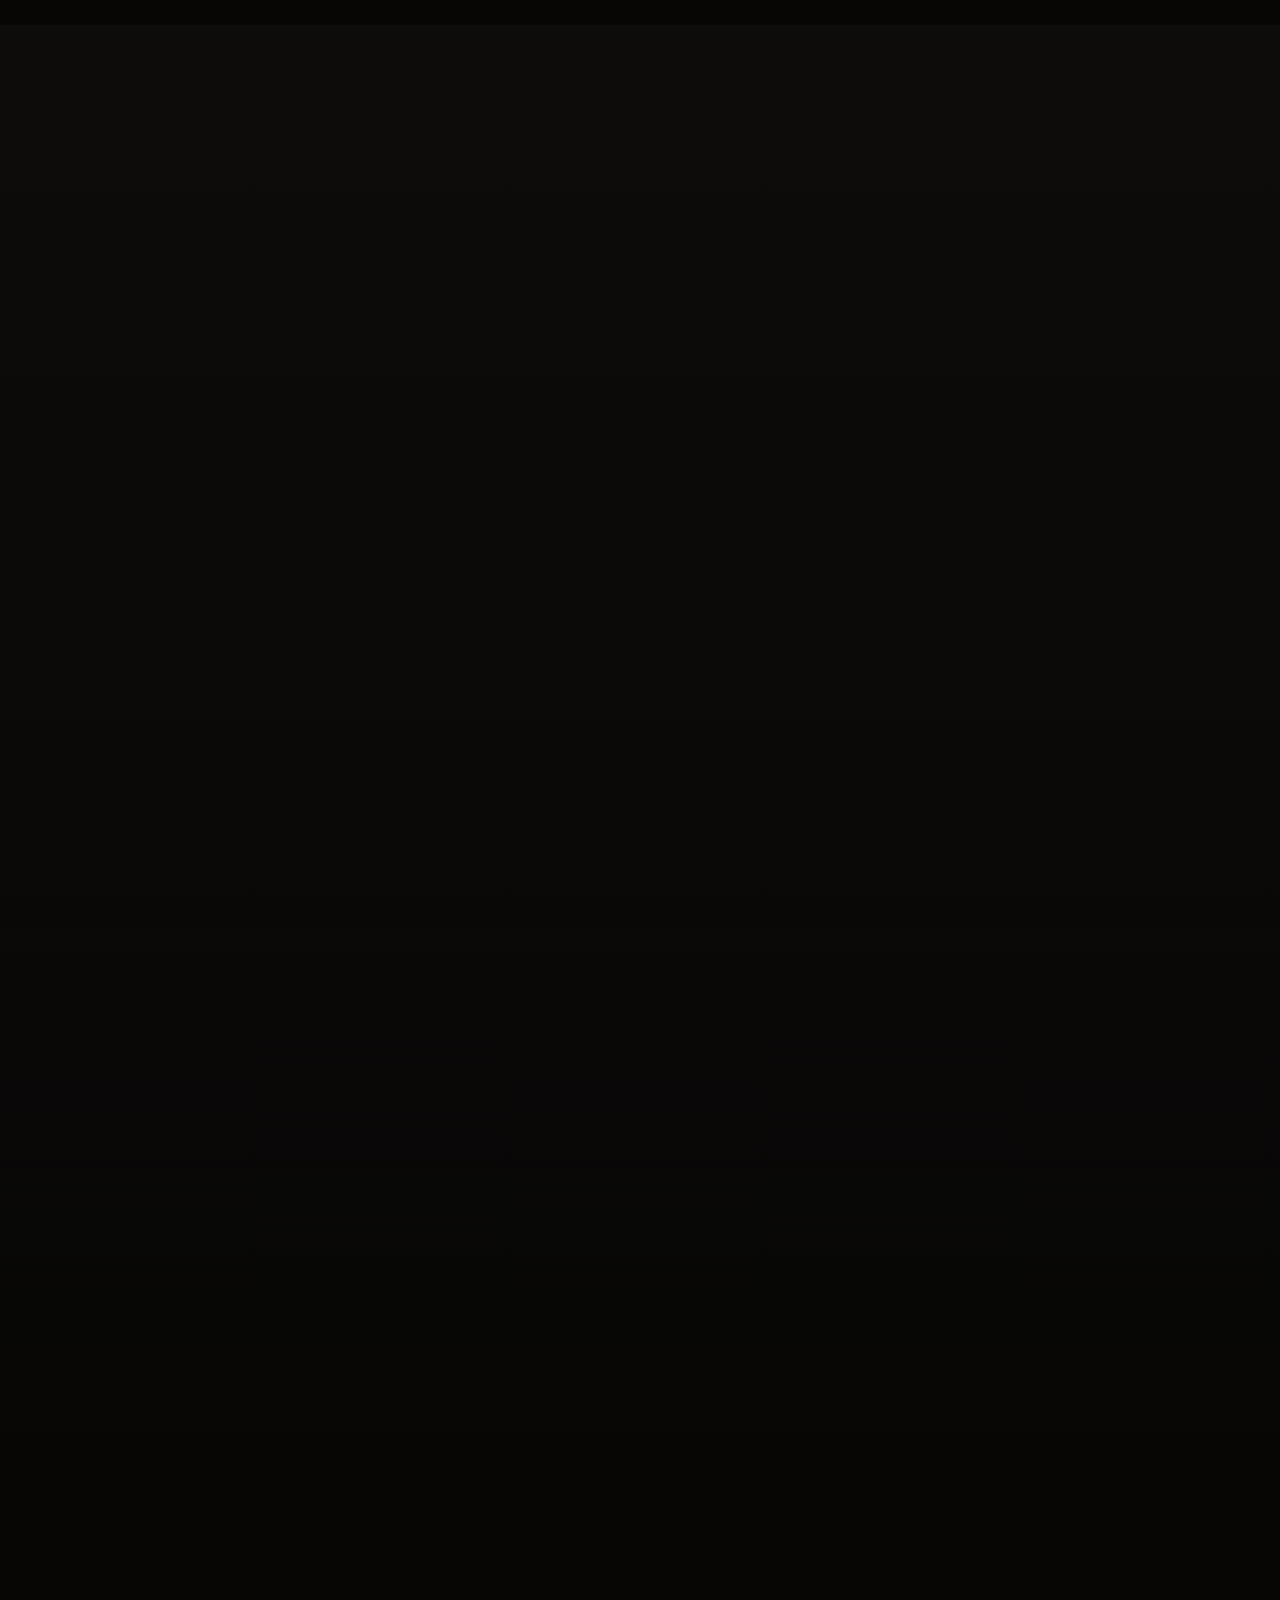
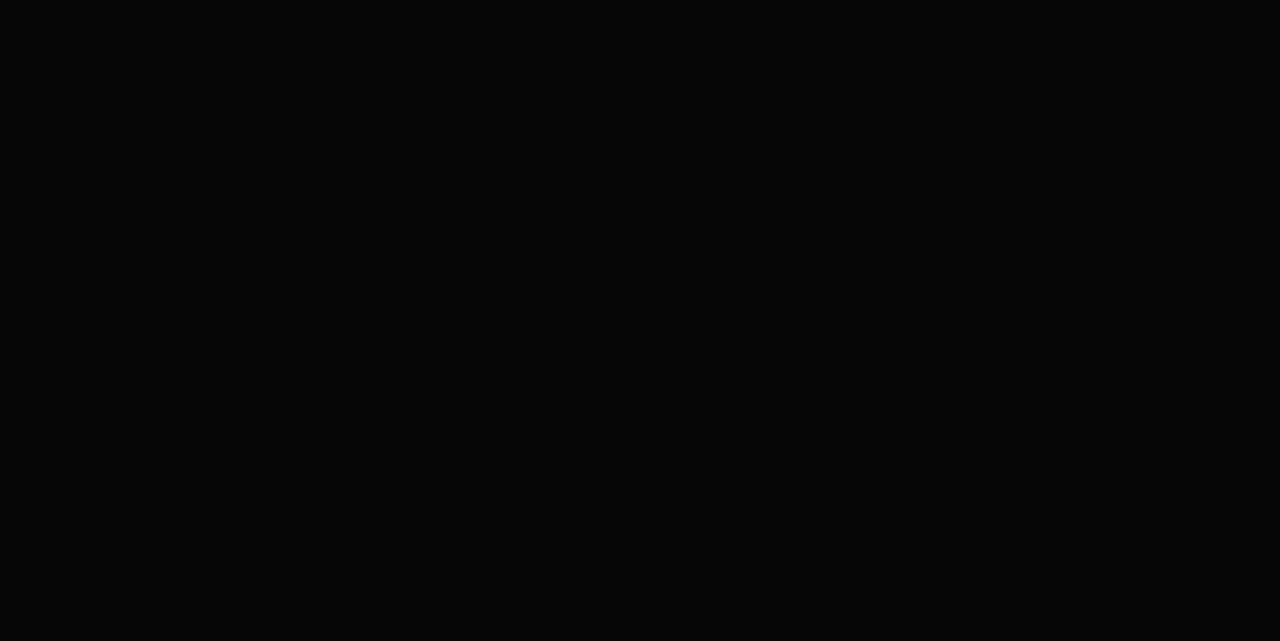
<file: about.html>
<!DOCTYPE html>
<html lang="en-GB">
<head>
  <meta charset="UTF-8">
  <meta name="viewport" content="width=device-width, initial-scale=1.0">
  <title>About Door To Door Shisha Delivery | Central London Premium Service</title>
  <meta name="description" content="Who we are: 24/7 premium shisha delivery across Central London — discreet, reliable, authentic brands, card or cash payment.">
  <link rel="preconnect" href="https://fonts.googleapis.com">
  <link rel="preconnect" href="https://fonts.gstatic.com" crossorigin>
  <link href="https://fonts.googleapis.com/css2?family=Outfit:wght@400;600&family=Parisienne&family=Syne:wght@700;800&display=swap" rel="stylesheet" media="print" onload="this.media='all'">
  <noscript><link href="https://fonts.googleapis.com/css2?family=Outfit:wght@400;600&family=Parisienne&family=Syne:wght@700;800&display=swap" rel="stylesheet"></noscript>
  <link rel="stylesheet" href="icons.css">
  <link rel="stylesheet" href="style.css">
</head>
<body>
  <header class="site-header">
    <div class="container nav-bar">
      <a class="brand" href="index.html">
        <div class="brand-mark"><span class="icon icon-wind" aria-hidden="true"></span></div>
        <div class="brand-copy"><strong>Door To Door</strong><span>Shisha Delivery · 24/7</span></div>
      </a>
      <button class="nav-toggle" type="button" aria-label="Open menu" aria-expanded="false"><span></span></button>
      <ul class="nav-links">
        <li><a href="order.html">Order</a></li>
        <li><a href="menu.html">Flavours</a></li>
        <li><a href="packages.html">Packages</a></li>
        <li><a href="areas.html">Areas</a></li>
        <li><a class="active" href="about.html">About</a></li>
        <li><a href="blog.html">Blog</a></li>
        <li><a href="contact.html">Contact</a></li>
      </ul>
      <div class="nav-cta">
        <a class="nav-phone" href="tel:07903375779"><span class="icon icon-phone" aria-hidden="true"></span> 07903375779</a>
        <a class="btn btn-ghost" href="tel:07903375779">Call</a>
        <a class="btn btn-gold" href="order.html">Order now</a>
      </div>
    </div>
  </header>

  <section class="page-hero">
    <div class="hero-media" aria-hidden="true">
      <img src="assets/images/shisha/experience/E01.webp" alt="">
    </div>
    <div class="page-hero-inner">
      <span class="eyebrow">About us</span>
      <h1>Good shisha. Better times. At your door.</h1>
      <p>Door To Door Shisha Delivery is a Central London service built for people who want lounge-quality sessions without leaving home — day or night.</p>
    </div>
  </section>

  <section class="section">
    <div class="container">
      <div class="split reveal">
        <div class="split-copy">
          <span class="eyebrow">Why we exist</span>
          <h2>Premium should feel simple.</h2>
          <p>Going out for shisha is great — until the queue, the noise, or the last Tube. We deliver a complete ready-to-smoke setup to private homes, hotels and gatherings across the centre of London.</p>
          <p>Our promise is straightforward: authentic brands, clean equipment, discreet arrival, and clear online ordering with card or cash payment.</p>
        </div>
        <div class="split-visual">
          <img src="assets/images/shisha/experience/E02.webp" alt="Private shisha experience">
        </div>
      </div>
    </div>
  </section>

  <section class="section section-muted">
    <div class="container">
      <div class="section-head reveal">
        <span class="eyebrow">What you get</span>
        <h2>Standards we hold every delivery to</h2>
      </div>
      <div class="steps reveal">
        <div class="step">
          <h3>Authentic product</h3>
          <p>Recognised brands — Starburst, Al Fakher, Mazaya, Adalya, Layali, Paan — packed fresh for your order.</p>
        </div>
        <div class="step">
          <h3>Complete setup</h3>
          <p>Pipe, head, coals, mouthpieces — plus optional burner, juice base and LED glow.</p>
        </div>
        <div class="step">
          <h3>Respectful service</h3>
          <p>Discreet drop-off, clear pricing, 24/7 availability, and adults-only (18+) responsibility.</p>
        </div>
      </div>
    </div>
  </section>

  <section class="section">
    <div class="container">
      <div class="split reverse reveal">
        <div class="split-visual">
          <img src="assets/images/shisha/experience/E03.webp" alt="Friends enjoying shisha at home">
        </div>
        <div class="split-copy">
          <span class="eyebrow">Who it’s for</span>
          <h2>Homes, hotels and private nights in.</h2>
          <p>Whether you’re finishing a long day in Knightsbridge, hosting in Chelsea, or staying near Westminster, every drop-off is handled with care and discretion.</p>
          <p>Order online in minutes. Pay by card or cash. We handle the rest.</p>
          <div class="btn-row">
            <a class="btn btn-gold" href="order.html">Order your shisha</a>
            <a class="btn btn-ghost" href="areas.html">Check your area</a>
          </div>
        </div>
      </div>
    </div>
  </section>

  <section class="section section-muted">
    <div class="container">
      <div class="section-head center reveal">
        <span class="eyebrow">Responsibility</span>
        <h2><span class="age-badge">18+</span> Smoke responsibly</h2>
        <p>Strictly for adults aged 18 and over. We check valid photo ID on every delivery. Please enjoy responsibly, ventilate your space, and never leave coals unattended.</p>
      </div>
    </div>
  </section>

  <footer class="site-footer"></footer>
  <script src="footer.js" defer></script>
  <script src="script.js" defer></script>
</body>
</html>
</file>
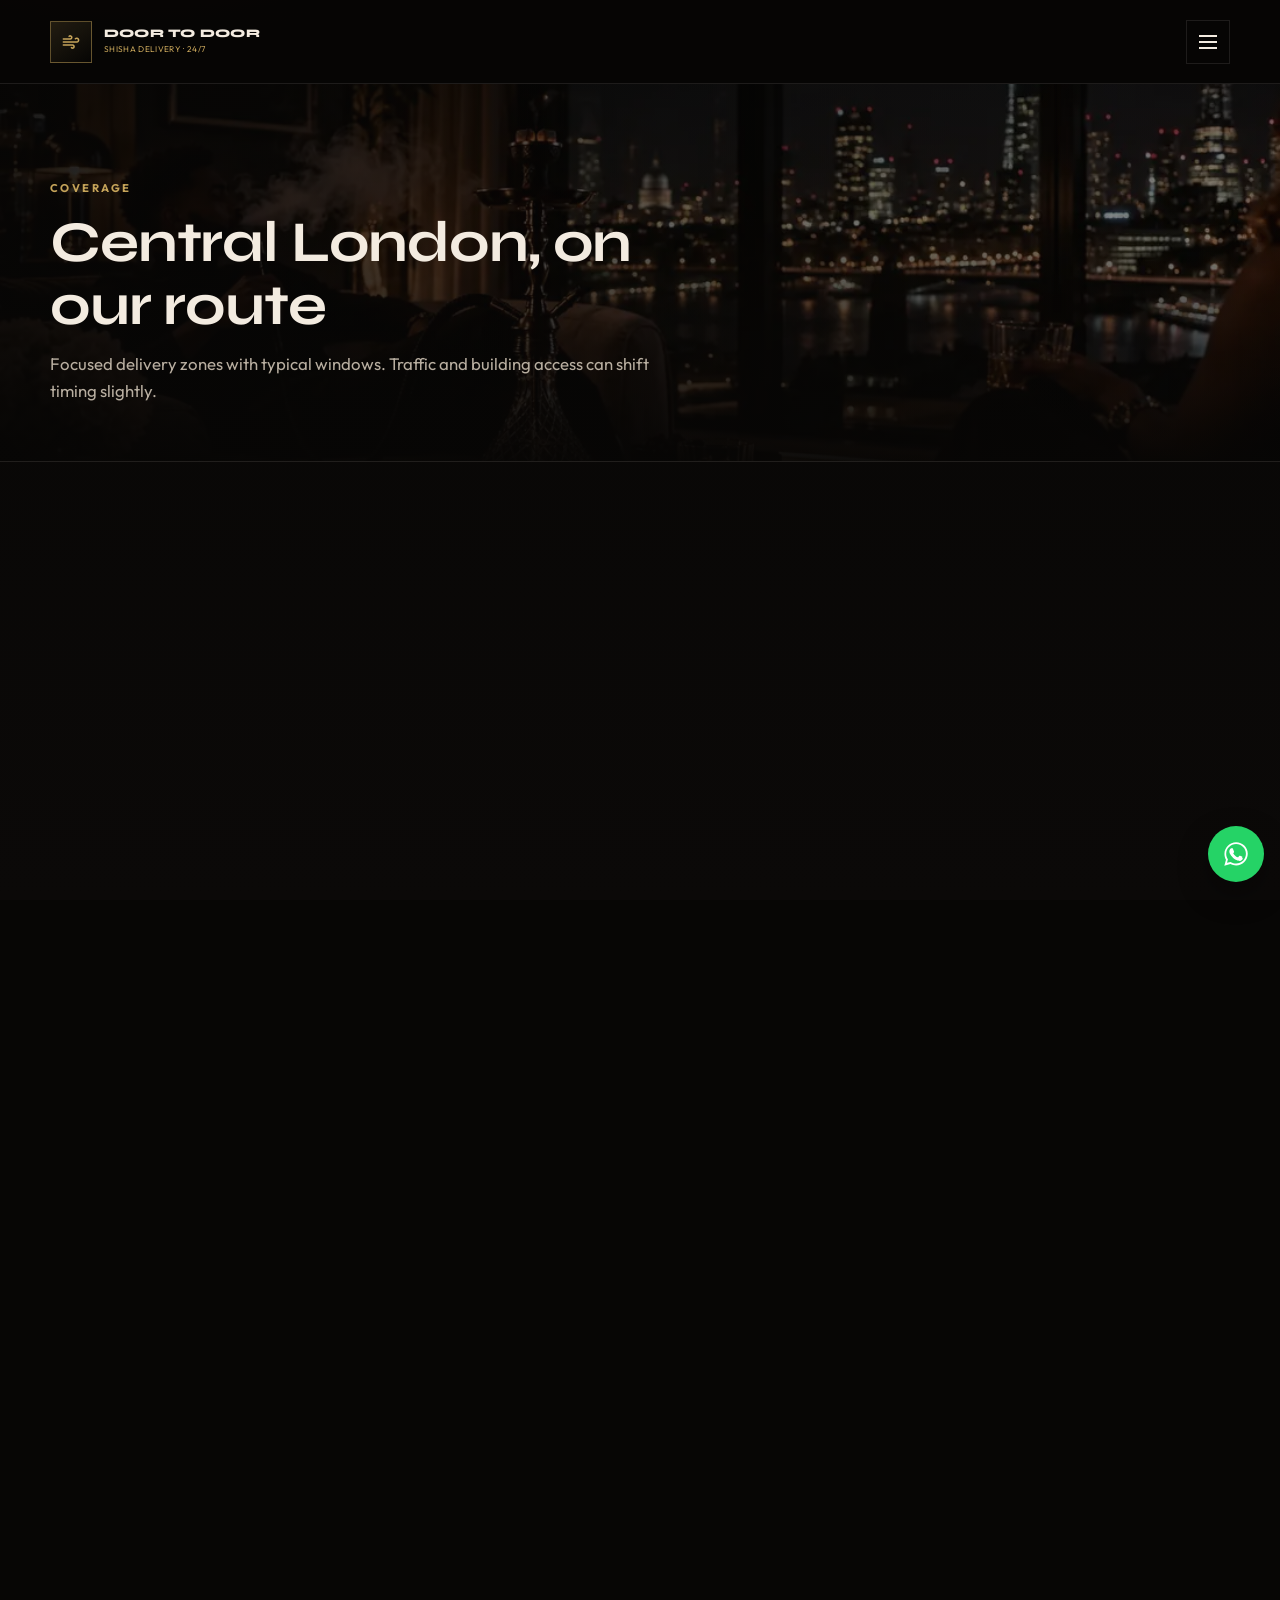
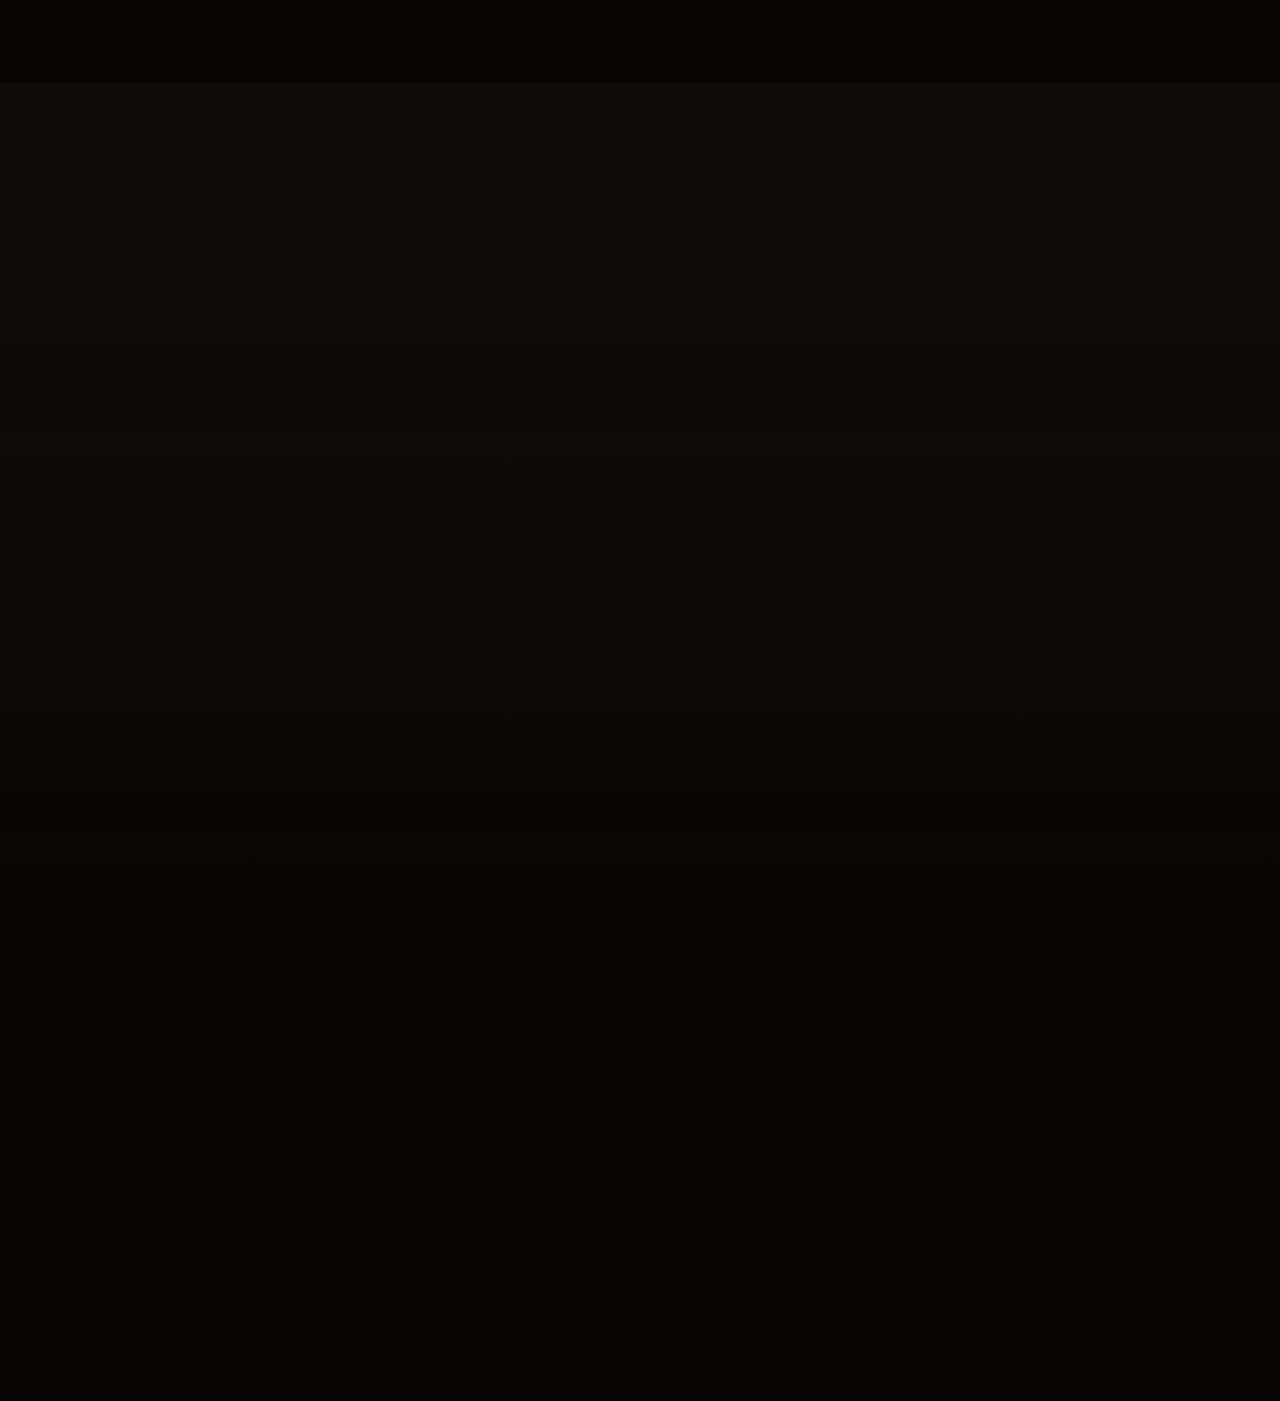
<file: areas.html>
<!DOCTYPE html>
<html lang="en-GB">
<head>
  <meta charset="UTF-8">
  <meta name="viewport" content="width=device-width, initial-scale=1.0">
  <title>Delivery Areas | Door To Door Shisha Delivery Central London</title>
  <meta name="description" content="We deliver to Westminster, Knightsbridge, Chelsea, Vauxhall, South Kensington, High Street Kensington, Baker Street and Marble Arch — 24/7.">
  <link rel="preconnect" href="https://fonts.googleapis.com">
  <link rel="preconnect" href="https://fonts.gstatic.com" crossorigin>
  <link href="https://fonts.googleapis.com/css2?family=Outfit:wght@400;600&family=Parisienne&family=Syne:wght@700;800&display=swap" rel="stylesheet" media="print" onload="this.media='all'">
  <noscript><link href="https://fonts.googleapis.com/css2?family=Outfit:wght@400;600&family=Parisienne&family=Syne:wght@700;800&display=swap" rel="stylesheet"></noscript>
  <link rel="stylesheet" href="icons.css">
  <link rel="stylesheet" href="style.css">
</head>
<body>
  <header class="site-header">
    <div class="container nav-bar">
      <a class="brand" href="index.html">
        <div class="brand-mark"><span class="icon icon-wind" aria-hidden="true"></span></div>
        <div class="brand-copy"><strong>Door To Door</strong><span>Shisha Delivery · 24/7</span></div>
      </a>
      <button class="nav-toggle" type="button" aria-label="Open menu" aria-expanded="false"><span></span></button>
      <ul class="nav-links">
        <li><a href="order.html">Order</a></li>
        <li><a href="menu.html">Flavours</a></li>
        <li><a href="packages.html">Packages</a></li>
        <li><a class="active" href="areas.html">Areas</a></li>
        <li><a href="about.html">About</a></li>
        <li><a href="blog.html">Blog</a></li>
        <li><a href="contact.html">Contact</a></li>
      </ul>
      <div class="nav-cta">
        <a class="nav-phone" href="tel:07903375779"><span class="icon icon-phone" aria-hidden="true"></span> 07903375779</a>
        <a class="btn btn-ghost" href="tel:07903375779">Call</a>
        <a class="btn btn-gold" href="order.html">Order now</a>
      </div>
    </div>
  </header>

  <section class="page-hero">
    <div class="hero-media" aria-hidden="true">
      <img src="assets/images/shisha/hero/H02.webp" alt="">
    </div>
    <div class="page-hero-inner">
      <span class="eyebrow">Coverage</span>
      <h1>Central London, on our route</h1>
      <p>Focused delivery zones with typical windows. Traffic and building access can shift timing slightly.</p>
    </div>
  </section>

  <section class="section">
    <div class="container">
      <div class="area-grid reveal">
        <div class="area-cell"><strong>Westminster</strong><span>20–30 mins</span></div>
        <div class="area-cell"><strong>Knightsbridge</strong><span>20–30 mins</span></div>
        <div class="area-cell"><strong>Chelsea</strong><span>20–35 mins</span></div>
        <div class="area-cell"><strong>Vauxhall</strong><span>25–35 mins</span></div>
        <div class="area-cell"><strong>South Kensington</strong><span>25–35 mins</span></div>
        <div class="area-cell"><strong>High Street Kensington</strong><span>25–40 mins</span></div>
        <div class="area-cell"><strong>Baker Street</strong><span>30–40 mins</span></div>
        <div class="area-cell"><strong>Marble Arch</strong><span>30–40 mins</span></div>
      </div>
    </div>
  </section>

  <section class="section section-muted">
    <div class="container">
      <div class="split reveal">
        <div class="split-copy">
          <span class="eyebrow">Hotels &amp; access</span>
          <h2>Residences and hotel suites welcome.</h2>
          <p>Include your full address, flat or room number, and any buzz codes when you order. For hotels, note reception if needed — drop-offs stay discreet.</p>
          <p>Just outside these zones? Call <a href="tel:07903375779" style="color:var(--gold);">07903375779</a> — if we can reach you the same night, we’ll say so clearly.</p>
          <a class="btn btn-gold" href="order.html">Order to my area</a>
        </div>
        <div class="split-visual">
          <img src="assets/images/shisha/packages/P01.webp" alt="Ready shisha package for delivery" loading="lazy">
        </div>
      </div>
    </div>
  </section>

  <section class="section">
    <div class="container">
      <div class="section-head reveal">
        <span class="eyebrow">Timing</span>
        <h2>What 24/7 actually means</h2>
      </div>
      <div class="extras-list reveal">
        <div class="extra-line">
          <div>
            <h4>Peak evenings</h4>
            <p>Friday–Sunday nights are busiest. Order when plans firm up — we still run late.</p>
          </div>
          <span class="price">Plan ahead</span>
        </div>
        <div class="extra-line">
          <div>
            <h4>Late &amp; early</h4>
            <p>Post-midnight and early-morning orders use the same menu and payment options.</p>
          </div>
          <span class="price">Always on</span>
        </div>
        <div class="extra-line">
          <div>
            <h4>Groups</h4>
            <p>For 3-shisha setups or stacked extras, add notes so we bring the right kit first time.</p>
          </div>
          <span class="price">3 Shisha £110</span>
        </div>
        <div class="extra-line">
          <div>
            <h4>Payment</h4>
            <p>Pay by card at checkout, or cash to the rider on arrival.</p>
          </div>
          <span class="price">Card / cash</span>
        </div>
      </div>
    </div>
  </section>

  <footer class="site-footer"></footer>
  <script src="footer.js" defer></script>
  <script src="script.js" defer></script>
</body>
</html>
</file>
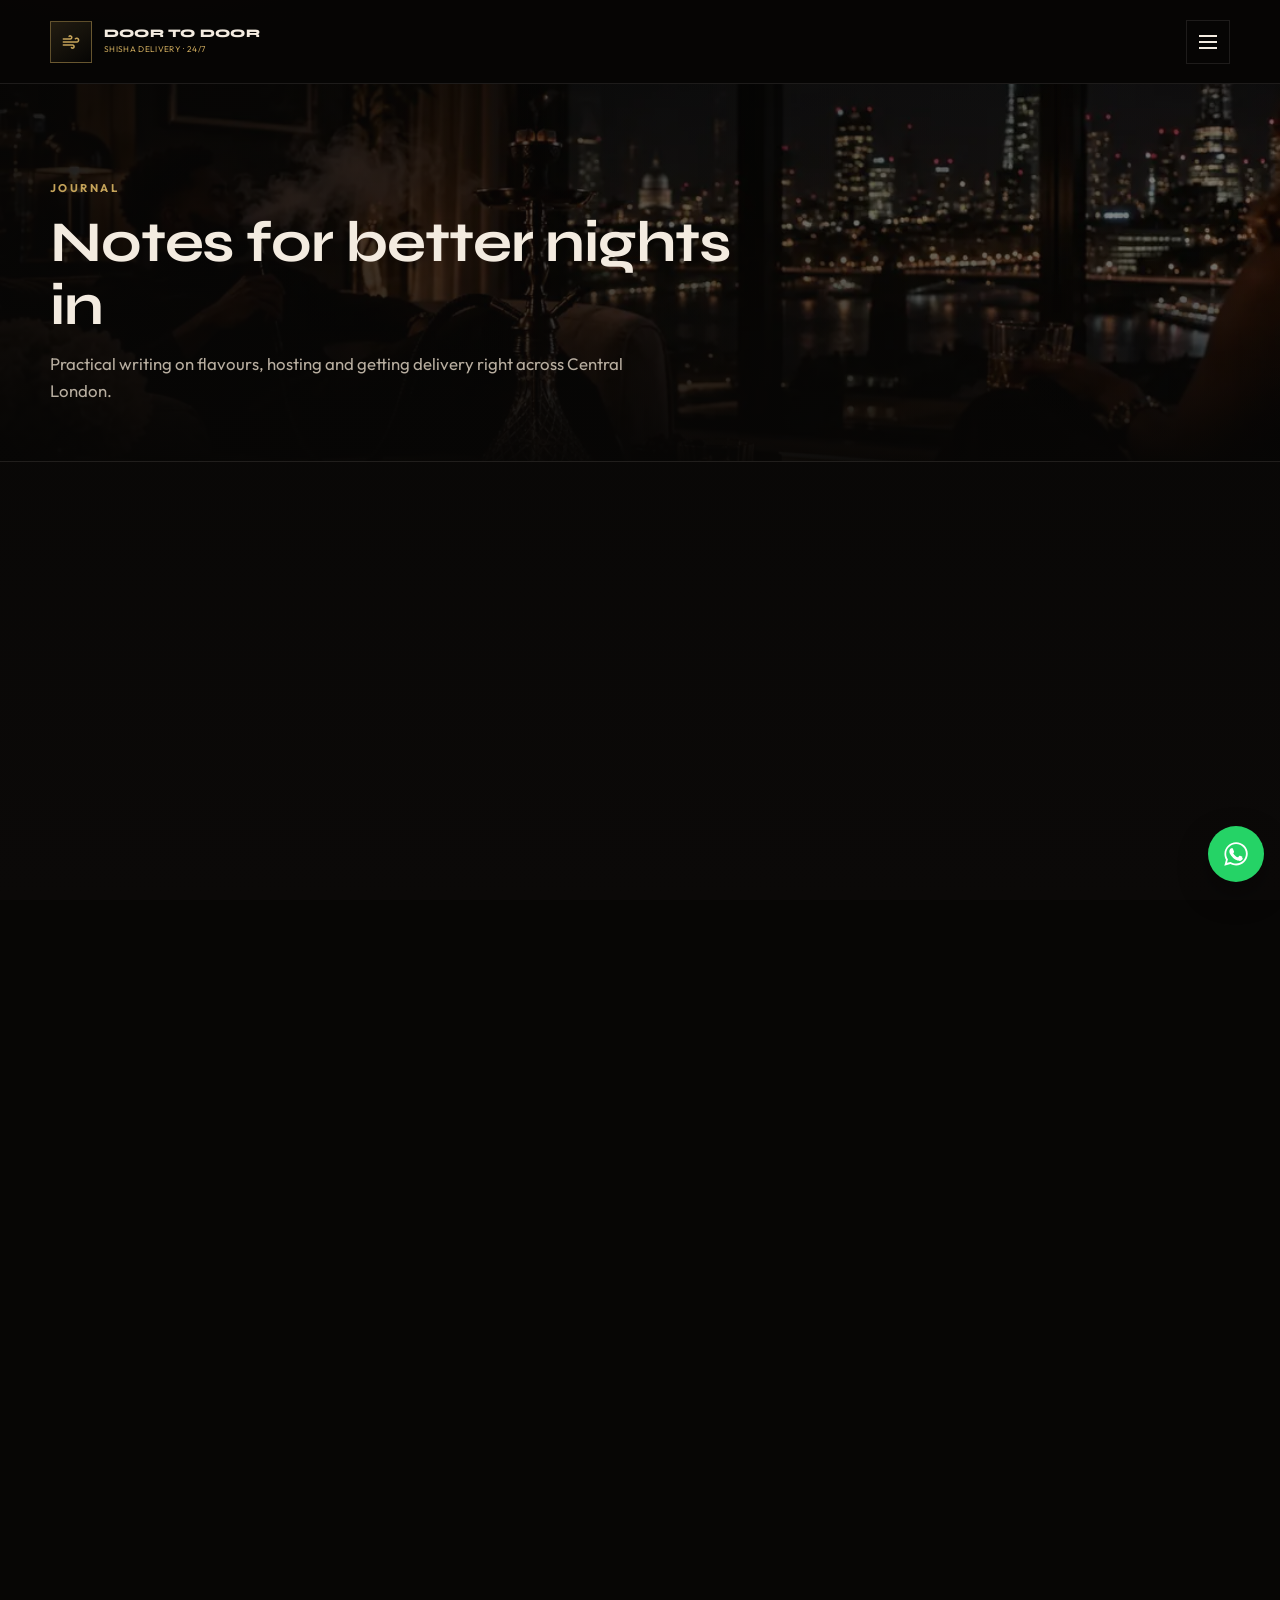
<file: blog.html>
<!DOCTYPE html>
<html lang="en-GB">
<head>
  <meta charset="UTF-8">
  <meta name="viewport" content="width=device-width, initial-scale=1.0">
  <title>Blog | Door To Door Shisha Delivery Journal</title>
  <meta name="description" content="Guides on shisha flavours, Central London delivery, and hosting nights in — from Door To Door Shisha Delivery.">
  <link rel="preconnect" href="https://fonts.googleapis.com">
  <link rel="preconnect" href="https://fonts.gstatic.com" crossorigin>
  <link href="https://fonts.googleapis.com/css2?family=Outfit:wght@400;600&family=Parisienne&family=Syne:wght@700;800&display=swap" rel="stylesheet" media="print" onload="this.media='all'">
  <noscript><link href="https://fonts.googleapis.com/css2?family=Outfit:wght@400;600&family=Parisienne&family=Syne:wght@700;800&display=swap" rel="stylesheet"></noscript>
  <link rel="stylesheet" href="icons.css">
  <link rel="stylesheet" href="style.css">
</head>
<body>
  <header class="site-header">
    <div class="container nav-bar">
      <a class="brand" href="index.html">
        <div class="brand-mark"><span class="icon icon-wind" aria-hidden="true"></span></div>
        <div class="brand-copy"><strong>Door To Door</strong><span>Shisha Delivery · 24/7</span></div>
      </a>
      <button class="nav-toggle" type="button" aria-label="Open menu" aria-expanded="false"><span></span></button>
      <ul class="nav-links">
        <li><a href="order.html">Order</a></li>
        <li><a href="menu.html">Flavours</a></li>
        <li><a href="packages.html">Packages</a></li>
        <li><a href="areas.html">Areas</a></li>
        <li><a href="about.html">About</a></li>
        <li><a class="active" href="blog.html">Blog</a></li>
        <li><a href="contact.html">Contact</a></li>
      </ul>
      <div class="nav-cta">
        <a class="nav-phone" href="tel:07903375779"><span class="icon icon-phone" aria-hidden="true"></span> 07903375779</a>
        <a class="btn btn-ghost" href="tel:07903375779">Call</a>
        <a class="btn btn-gold" href="order.html">Order now</a>
      </div>
    </div>
  </header>

  <section class="page-hero">
    <div class="hero-media" aria-hidden="true">
      <img src="assets/images/shisha/hero/H02.webp" alt="">
    </div>
    <div class="page-hero-inner">
      <span class="eyebrow">Journal</span>
      <h1>Notes for better nights in</h1>
      <p>Practical writing on flavours, hosting and getting delivery right across Central London.</p>
    </div>
  </section>

  <section class="section">
    <div class="container">
      <div class="blog-grid">
        <a class="blog-card reveal" href="blog/best-shisha-flavours-london.html">
          <img src="assets/images/shisha/flavours/F01.webp" alt="">
          <div class="meta">Flavours · 5 min read</div>
          <h3>How to pick the right shisha flavour for your night</h3>
          <p>Fruit, mint, candy and traditional — a calm way to choose without overthinking the menu.</p>
          <span class="read">Read article →</span>
        </a>
        <a class="blog-card reveal" href="blog/central-london-delivery-areas.html">
          <img src="assets/images/shisha/packages/P02.webp" alt="">
          <div class="meta">Delivery · 4 min read</div>
          <h3>Where we deliver in Central London (and how fast)</h3>
          <p>Zone-by-zone expectations from Westminster to Marble Arch, plus hotel tips.</p>
          <span class="read">Read article →</span>
        </a>
        <a class="blog-card reveal" href="blog/hosting-shisha-at-home.html">
          <img src="assets/images/shisha/experience/E03.webp" alt="">
          <div class="meta">Hosting · 6 min read</div>
          <h3>Hosting a shisha night at home without the faff</h3>
          <p>Package sizes, extras that matter, airflow, and how to keep coals under control.</p>
          <span class="read">Read article →</span>
        </a>
        <a class="blog-card reveal" href="blog/card-vs-cash-shisha-delivery.html">
          <img src="assets/images/shisha/packages/P02.webp" alt="">
          <div class="meta">Ordering · 3 min read</div>
          <h3>Card or cash? How payment works on delivery</h3>
          <p>Why we moved off “message to order”, and how online checkout plus cash-on-delivery both work.</p>
          <span class="read">Read article →</span>
        </a>
        <a class="blog-card reveal" href="blog/shisha-extras-worth-it.html">
          <img src="assets/images/shisha/upgrades/U04.webp" alt="">
          <div class="meta">Menu · 4 min read</div>
          <h3>Which shisha extras are actually worth it?</h3>
          <p>Extra heads, coals, juice base, burner and LED — what upgrades change the night.</p>
          <span class="read">Read article →</span>
        </a>
        <a class="blog-card reveal" href="blog/24-hour-shisha-london.html">
          <img src="assets/images/shisha/hero/H02.webp" alt="">
          <div class="meta">Lifestyle · 4 min read</div>
          <h3>Why 24-hour shisha delivery exists in London</h3>
          <p>Late finishes, hotel stays and private gatherings — the case for round-the-clock service.</p>
          <span class="read">Read article →</span>
        </a>
      </div>
    </div>
  </section>

  <section class="cta-band">
    <div class="hero-media" aria-hidden="true">
      <img src="assets/images/shisha/packages/P03.webp" alt="">
    </div>
    <div class="container" style="position:relative;z-index:2;">
      <h2>Ready to order?</h2>
      <p>Put the reading into practice — full menu with card or cash checkout.</p>
      <a class="btn btn-gold" href="order.html">Order your shisha</a>
    </div>
  </section>

  <footer class="site-footer"></footer>
  <script src="footer.js" defer></script>
  <script src="script.js" defer></script>
</body>
</html>
</file>
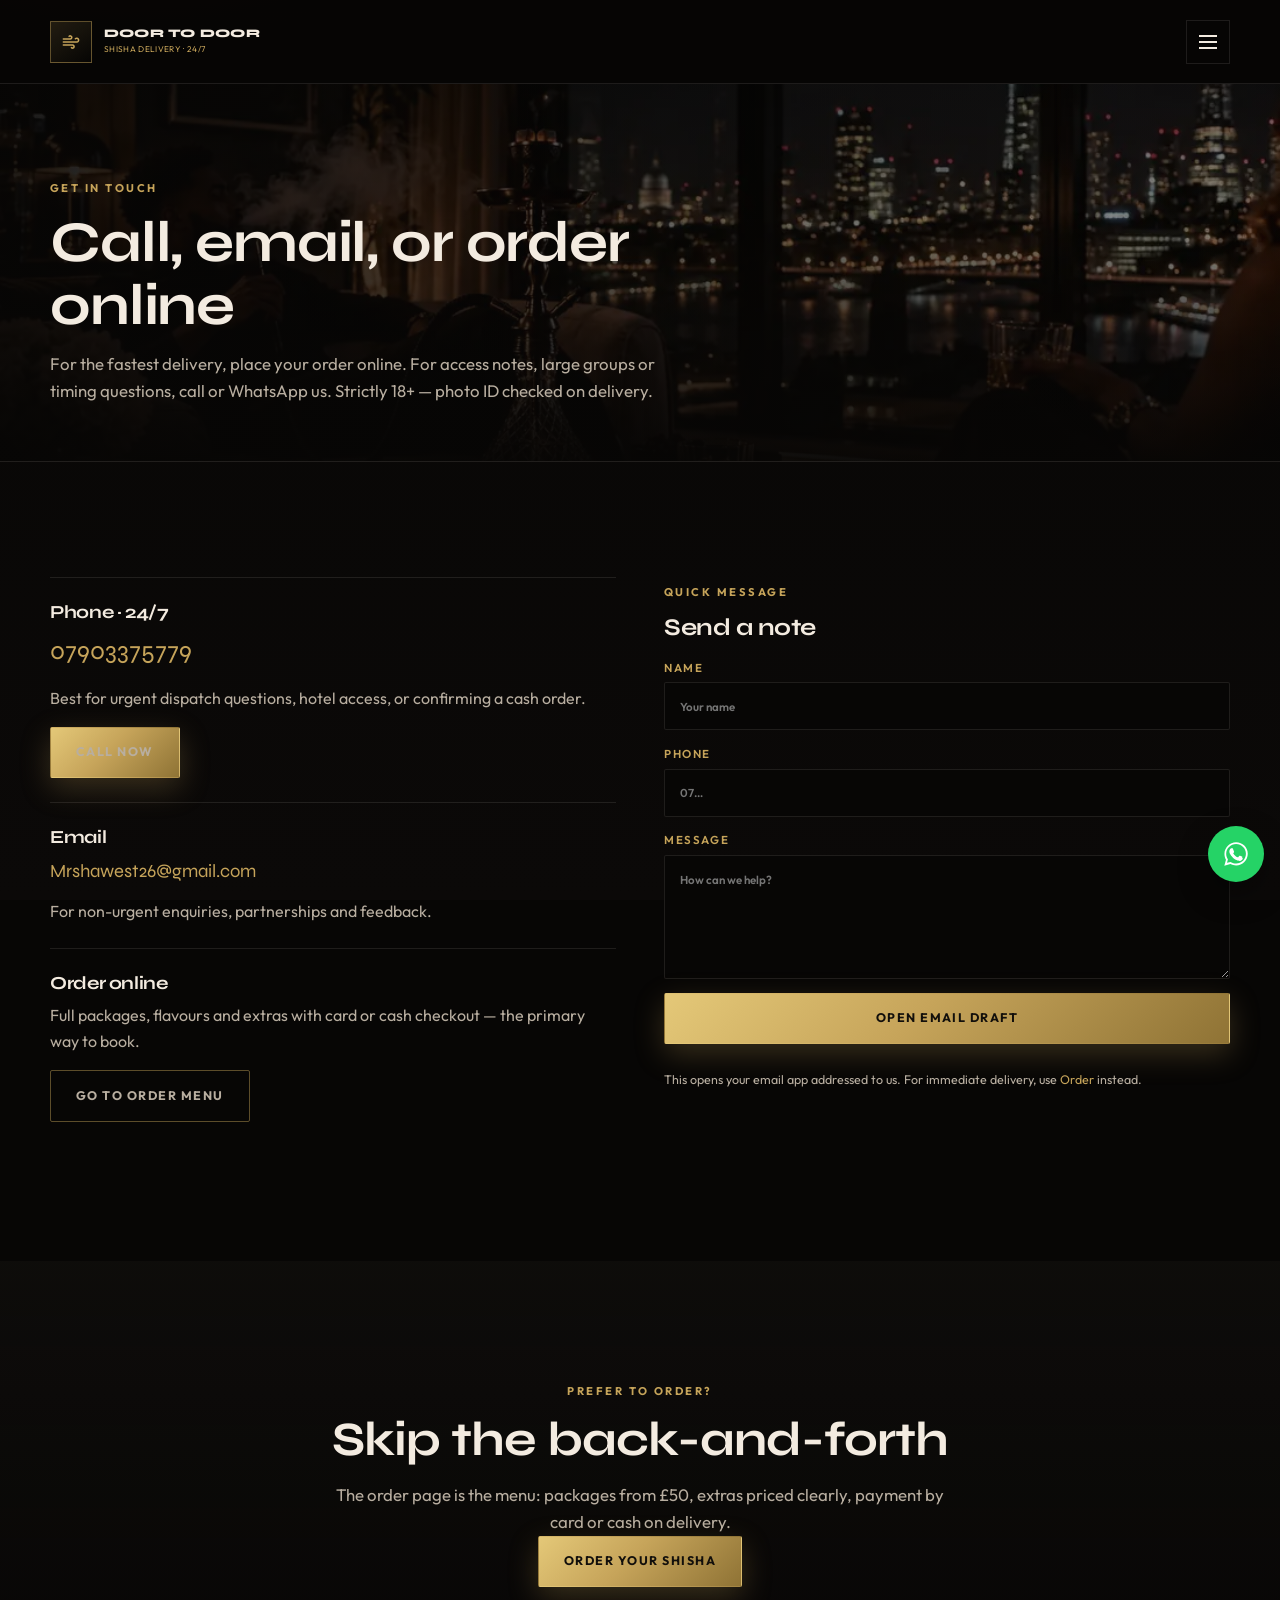
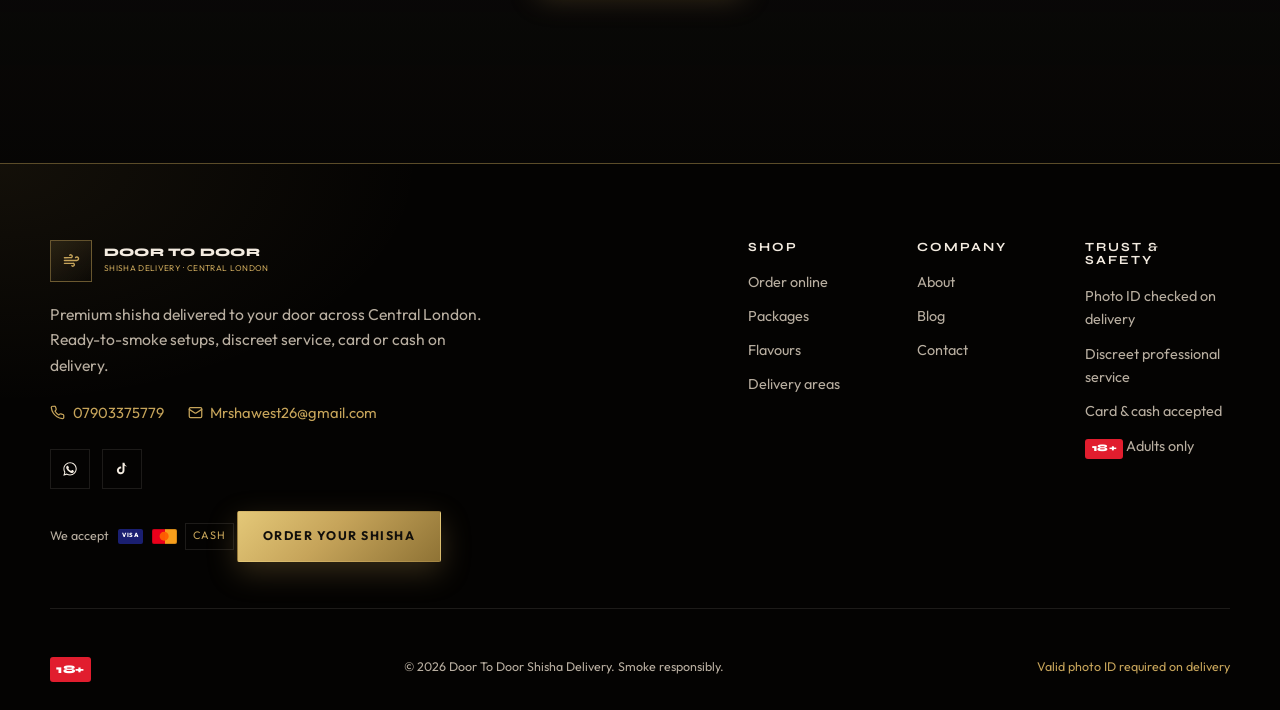
<file: contact.html>
<!DOCTYPE html>
<html lang="en-GB">
<head>
  <meta charset="UTF-8">
  <meta name="viewport" content="width=device-width, initial-scale=1.0">
  <title>Contact | Door To Door Shisha Delivery Central London</title>
  <meta name="description" content="Call 07903375779 or email Mrshawest26@gmail.com. Order online for card or cash shisha delivery across Central London.">
  <link rel="preconnect" href="https://fonts.googleapis.com">
  <link rel="preconnect" href="https://fonts.gstatic.com" crossorigin>
  <link href="https://fonts.googleapis.com/css2?family=Outfit:wght@400;600&family=Parisienne&family=Syne:wght@700;800&display=swap" rel="stylesheet" media="print" onload="this.media='all'">
  <noscript><link href="https://fonts.googleapis.com/css2?family=Outfit:wght@400;600&family=Parisienne&family=Syne:wght@700;800&display=swap" rel="stylesheet"></noscript>
  <link rel="stylesheet" href="icons.css">
  <link rel="stylesheet" href="style.css">
</head>
<body>
  <header class="site-header">
    <div class="container nav-bar">
      <a class="brand" href="index.html">
        <div class="brand-mark"><span class="icon icon-wind" aria-hidden="true"></span></div>
        <div class="brand-copy"><strong>Door To Door</strong><span>Shisha Delivery · 24/7</span></div>
      </a>
      <button class="nav-toggle" type="button" aria-label="Open menu" aria-expanded="false"><span></span></button>
      <ul class="nav-links">
        <li><a href="order.html">Order</a></li>
        <li><a href="menu.html">Flavours</a></li>
        <li><a href="packages.html">Packages</a></li>
        <li><a href="areas.html">Areas</a></li>
        <li><a href="about.html">About</a></li>
        <li><a href="blog.html">Blog</a></li>
        <li><a class="active" href="contact.html">Contact</a></li>
      </ul>
      <div class="nav-cta">
        <a class="nav-phone" href="tel:07903375779"><span class="icon icon-phone" aria-hidden="true"></span> 07903375779</a>
        <a class="btn btn-ghost" href="tel:07903375779">Call</a>
        <a class="btn btn-gold" href="order.html">Order now</a>
      </div>
    </div>
  </header>

  <section class="page-hero">
    <div class="hero-media" aria-hidden="true">
      <img src="assets/images/shisha/hero/H02.webp" alt="">
    </div>
    <div class="page-hero-inner">
      <span class="eyebrow">Get in touch</span>
      <h1>Call, email, or order online</h1>
      <p>For the fastest delivery, place your order online. For access notes, large groups or timing questions, call or WhatsApp us. Strictly 18+ — photo ID checked on delivery.</p>
    </div>
  </section>

  <section class="section">
    <div class="container contact-grid">
      <div>
        <div class="contact-block">
          <h3>Phone · 24/7</h3>
          <a class="big" href="tel:07903375779">07903375779</a>
          <p>Best for urgent dispatch questions, hotel access, or confirming a cash order.</p>
          <a class="btn btn-gold" style="margin-top:1rem;" href="tel:07903375779">Call now</a>
        </div>
        <div class="contact-block">
          <h3>Email</h3>
          <a class="big" href="mailto:Mrshawest26@gmail.com" style="font-size:1.15rem;">Mrshawest26@gmail.com</a>
          <p>For non-urgent enquiries, partnerships and feedback.</p>
        </div>
        <div class="contact-block">
          <h3>Order online</h3>
          <p>Full packages, flavours and extras with card or cash checkout — the primary way to book.</p>
          <a class="btn btn-ghost" style="margin-top:1rem;" href="order.html">Go to order menu</a>
        </div>
      </div>
      <div>
        <div class="contact-block" style="border-top:none;padding-top:0;">
          <span class="eyebrow">Quick message</span>
          <h2 style="margin-bottom:1rem;">Send a note</h2>
          <form class="form-stack" onsubmit="event.preventDefault(); window.location.href='mailto:Mrshawest26@gmail.com?subject=Shisha%20Delivery%20enquiry&body=' + encodeURIComponent('Name: ' + this.name.value + '\\nPhone: ' + this.phone.value + '\\nMessage: ' + this.message.value);">
            <label>Name <input name="name" required placeholder="Your name"></label>
            <label>Phone <input name="phone" type="tel" placeholder="07…"></label>
            <label>Message <textarea name="message" rows="5" required placeholder="How can we help?"></textarea></label>
            <button class="btn btn-gold" type="submit">Open email draft</button>
            <p class="order-note">This opens your email app addressed to us. For immediate delivery, use <a href="order.html" style="color:var(--gold);">Order</a> instead.</p>
          </form>
        </div>
      </div>
    </div>
  </section>

  <section class="section section-muted">
    <div class="container">
      <div class="section-head center reveal">
        <span class="eyebrow">Prefer to order?</span>
        <h2>Skip the back-and-forth</h2>
        <p>The order page is the menu: packages from £50, extras priced clearly, payment by card or cash on delivery.</p>
        <a class="btn btn-gold" href="order.html">Order your shisha</a>
      </div>
    </div>
  </section>

  <footer class="site-footer"></footer>
  <script src="footer.js" defer></script>
  <script src="script.js" defer></script>
</body>
</html>
</file>
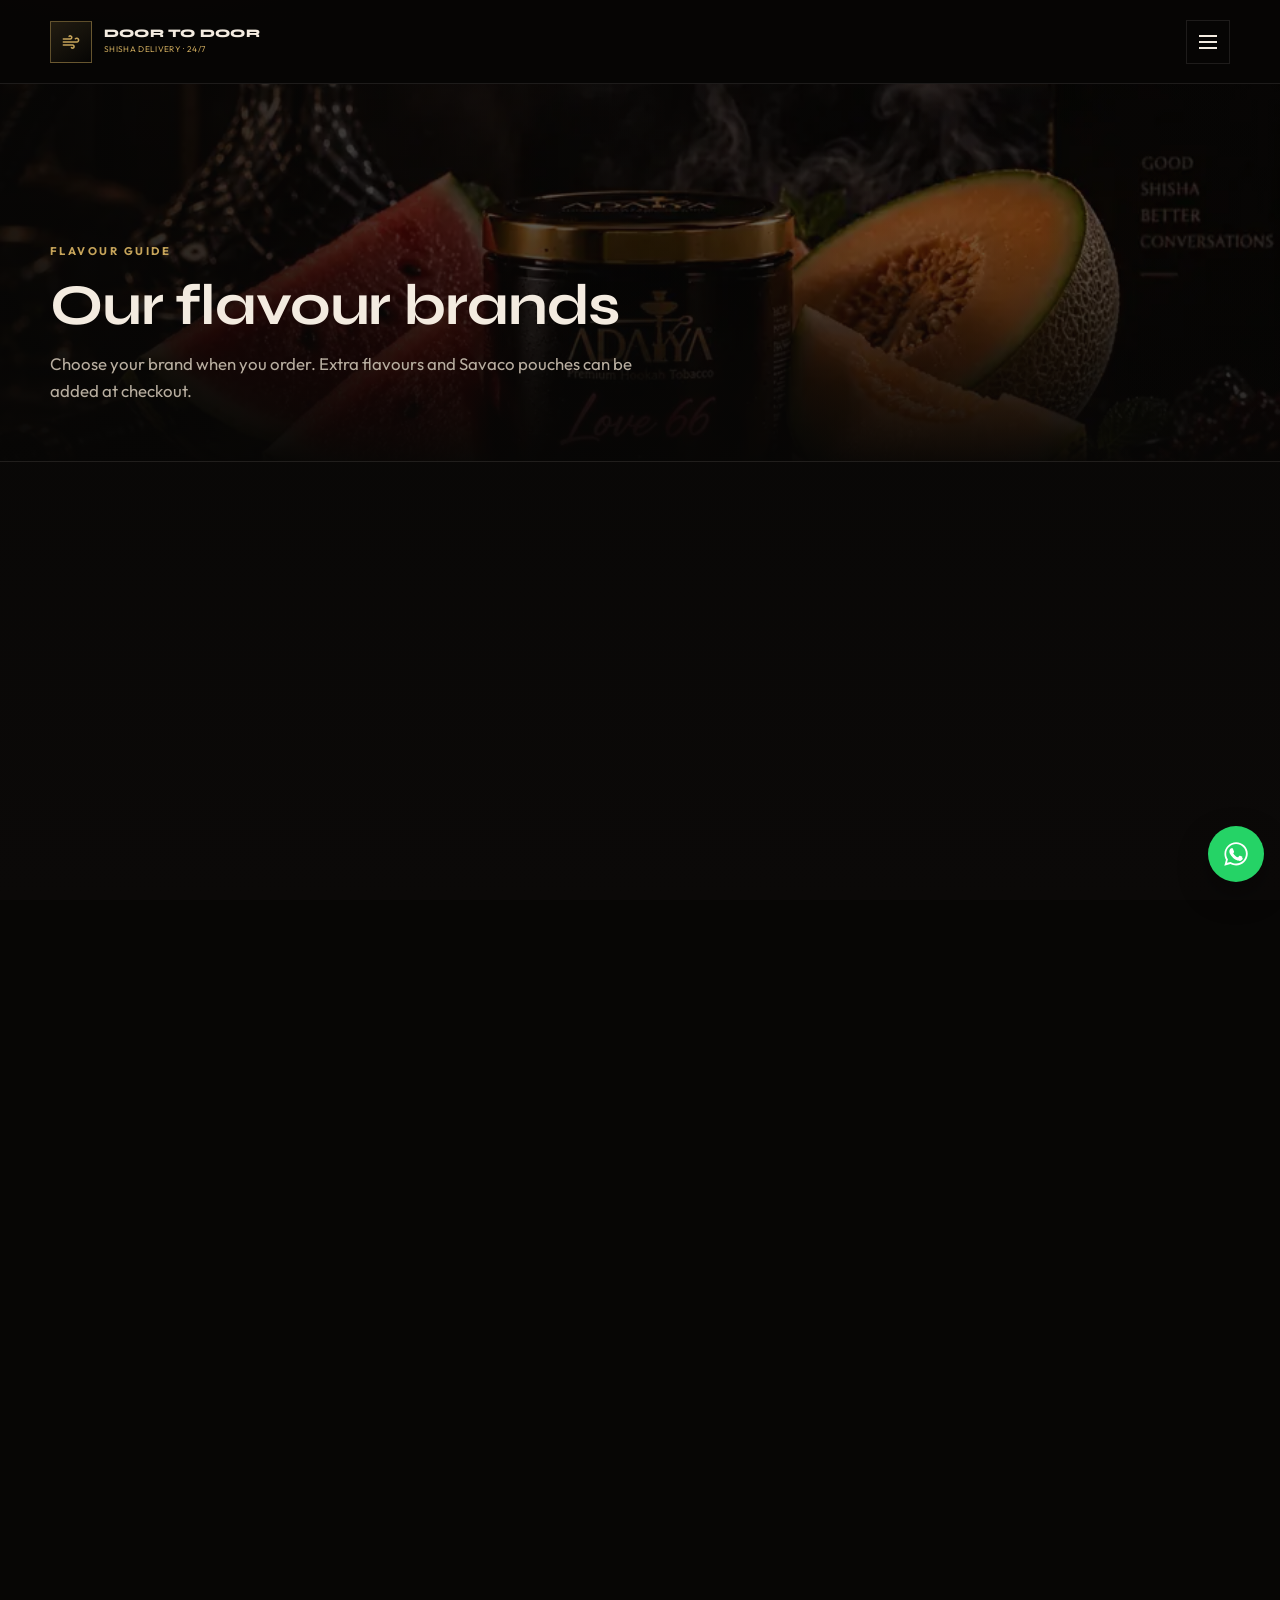
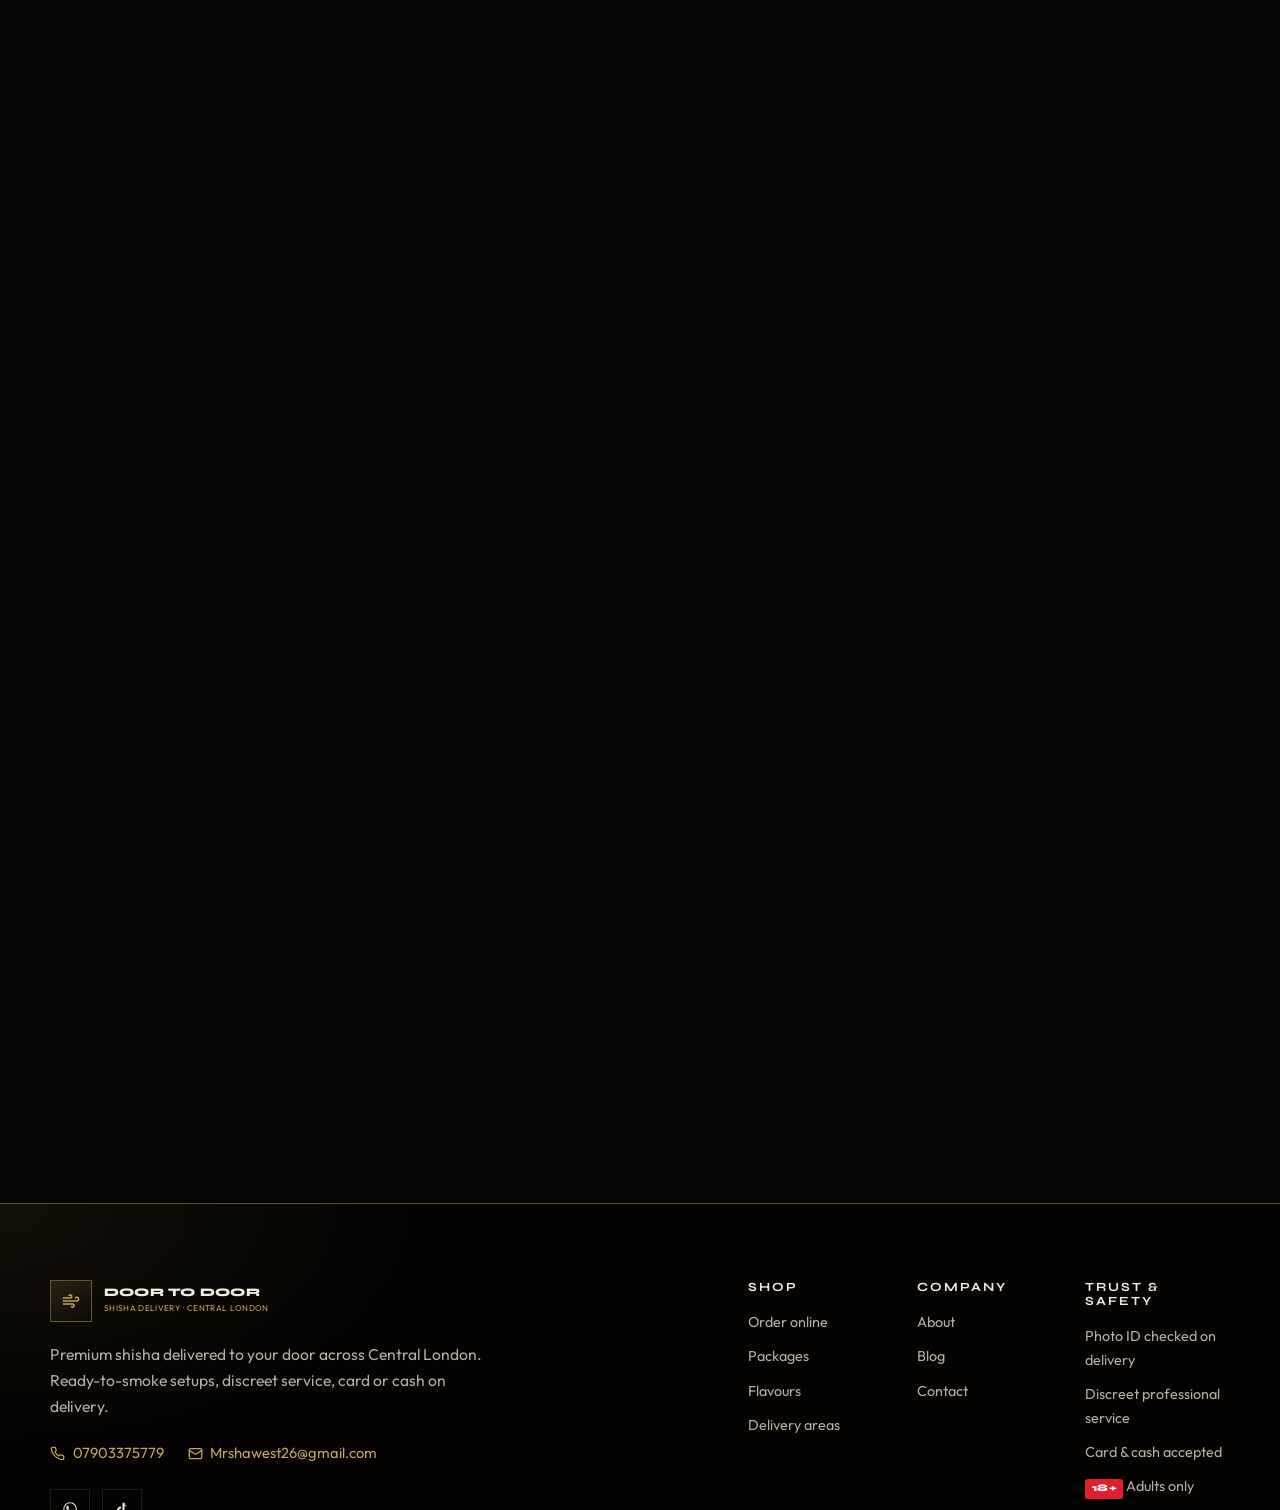
<file: menu.html>
<!DOCTYPE html>
<html lang="en-GB">
<head>
  <meta charset="UTF-8">
  <meta name="viewport" content="width=device-width, initial-scale=1.0">
  <title>Shisha Flavours Menu | Door To Door Shisha Delivery London</title>
  <meta name="description" content="Starburst, Al Fakher, Mazaya, Adalya, Layali and Paan — premium shisha flavours delivered 24/7 across Central London.">
  <link rel="preconnect" href="https://fonts.googleapis.com">
  <link rel="preconnect" href="https://fonts.gstatic.com" crossorigin>
  <link href="https://fonts.googleapis.com/css2?family=Outfit:wght@400;600&family=Parisienne&family=Syne:wght@700;800&display=swap" rel="stylesheet" media="print" onload="this.media='all'">
  <noscript><link href="https://fonts.googleapis.com/css2?family=Outfit:wght@400;600&family=Parisienne&family=Syne:wght@700;800&display=swap" rel="stylesheet"></noscript>
  <link rel="stylesheet" href="icons.css">
  <link rel="stylesheet" href="style.css">
</head>
<body>
  <header class="site-header">
    <div class="container nav-bar">
      <a class="brand" href="index.html">
        <div class="brand-mark"><span class="icon icon-wind" aria-hidden="true"></span></div>
        <div class="brand-copy"><strong>Door To Door</strong><span>Shisha Delivery · 24/7</span></div>
      </a>
      <button class="nav-toggle" type="button" aria-label="Open menu" aria-expanded="false"><span></span></button>
      <ul class="nav-links">
        <li><a href="order.html">Order</a></li>
        <li><a class="active" href="menu.html">Flavours</a></li>
        <li><a href="packages.html">Packages</a></li>
        <li><a href="areas.html">Areas</a></li>
        <li><a href="about.html">About</a></li>
        <li><a href="blog.html">Blog</a></li>
        <li><a href="contact.html">Contact</a></li>
      </ul>
      <div class="nav-cta">
        <a class="nav-phone" href="tel:07903375779"><span class="icon icon-phone" aria-hidden="true"></span> 07903375779</a>
        <a class="btn btn-ghost" href="tel:07903375779">Call</a>
        <a class="btn btn-gold" href="order.html">Order now</a>
      </div>
    </div>
  </header>

  <section class="page-hero">
    <div class="hero-media" aria-hidden="true">
      <img src="assets/images/shisha/flavours/F03.webp" alt="">
    </div>
    <div class="page-hero-inner">
      <span class="eyebrow">Flavour guide</span>
      <h1>Our flavour brands</h1>
      <p>Choose your brand when you order. Extra flavours and Savaco pouches can be added at checkout.</p>
    </div>
  </section>

  <section class="section">
    <div class="container">
      <div class="flavour-list reveal">
        <div class="flavour-row">
          <img src="assets/images/shisha/flavours/F07.webp" alt="Starburst" loading="lazy">
          <div>
            <h3>Starburst</h3>
            <p>Fruit-candy brightness. Best default when the table can’t agree.</p>
          </div>
          <div class="flavour-meta">Crowd-pleaser</div>
        </div>
        <div class="flavour-row">
          <img src="assets/images/shisha/flavours/F01.webp" alt="Al Fakher" loading="lazy">
          <div>
            <h3>Al Fakher</h3>
            <p>Lounge classics — apple, mint and the familiar profiles.</p>
          </div>
          <div class="flavour-meta">Classic</div>
        </div>
        <div class="flavour-row">
          <img src="assets/images/shisha/flavours/F05.webp" alt="Mazaya" loading="lazy">
          <div>
            <h3>Mazaya</h3>
            <p>Watermelon and mint — fresh, clean, easy to session.</p>
          </div>
          <div class="flavour-meta">Fresh</div>
        </div>
        <div class="flavour-row">
          <img src="assets/images/shisha/flavours/F03.webp" alt="Adalya" loading="lazy">
          <div>
            <h3>Adalya</h3>
            <p>Premium hookah tobacco with richer fruit character.</p>
          </div>
          <div class="flavour-meta">Premium</div>
        </div>
        <div class="flavour-row">
          <img src="assets/images/shisha/flavours/F04.webp" alt="Layali" loading="lazy">
          <div>
            <h3>Layali</h3>
            <p>Berry-led blends — excellent with a juice base upgrade.</p>
          </div>
          <div class="flavour-meta">Berry</div>
        </div>
        <div class="flavour-row">
          <img src="assets/images/shisha/flavours/F06.webp" alt="Paan" loading="lazy">
          <div>
            <h3>Paan</h3>
            <p>Traditional herbal leaf notes — a change from candy fruit.</p>
          </div>
          <div class="flavour-meta">Traditional</div>
        </div>
      </div>

      <div class="extras-list reveal" style="margin-top:3rem;">
        <div class="extra-line">
          <div>
            <h4>Extra flavour 50g</h4>
            <p>Add another pouch from the list above.</p>
          </div>
          <span class="price">£10</span>
        </div>
        <div class="extra-line">
          <div>
            <h4>Savaco tobacco 50g</h4>
            <p>Premium pouch upgrade available at checkout.</p>
          </div>
          <span class="price">£30</span>
        </div>
      </div>

      <div class="btn-row reveal" style="margin-top:2.5rem;">
        <a class="btn btn-gold" href="order.html">Order with these flavours</a>
        <a class="btn btn-ghost" href="blog/best-shisha-flavours-london.html">Read pairing tips</a>
      </div>
    </div>
  </section>

  <footer class="site-footer"></footer>
  <script src="footer.js" defer></script>
  <script src="script.js" defer></script>
</body>
</html>
</file>
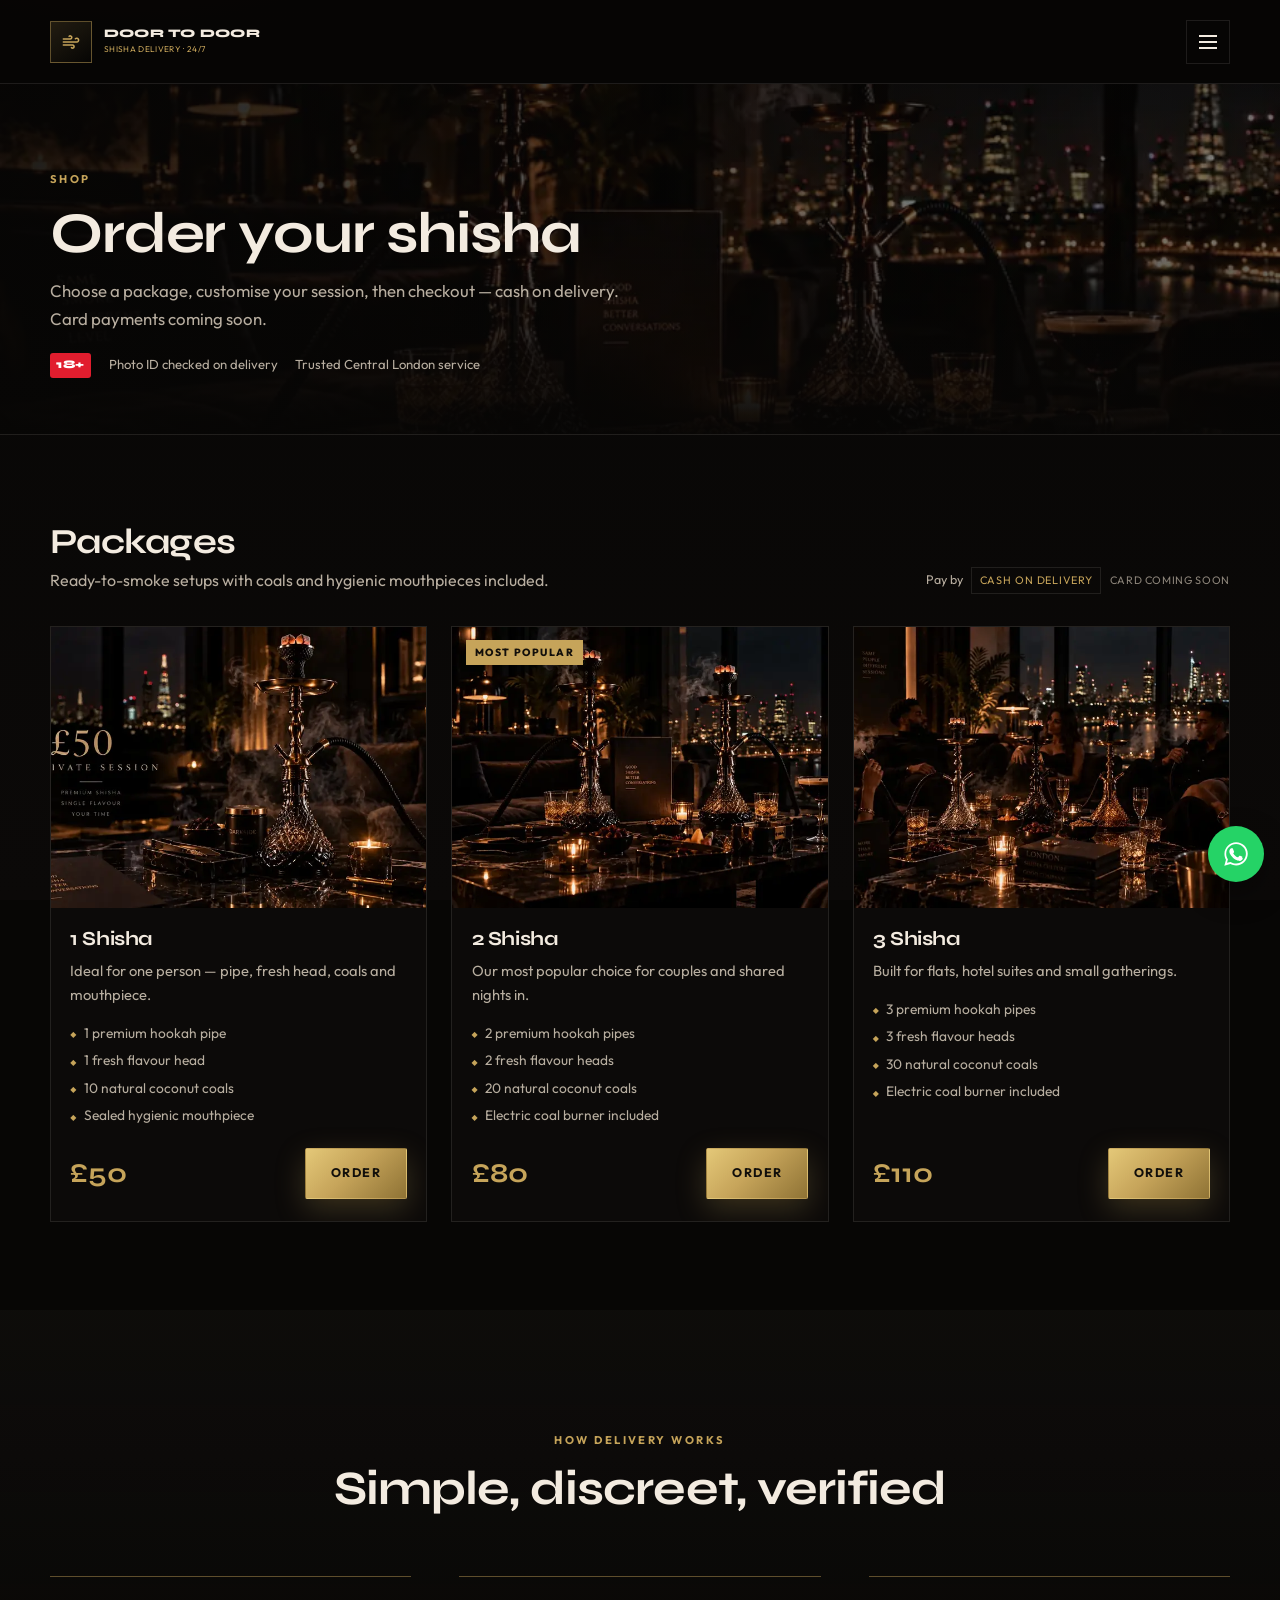
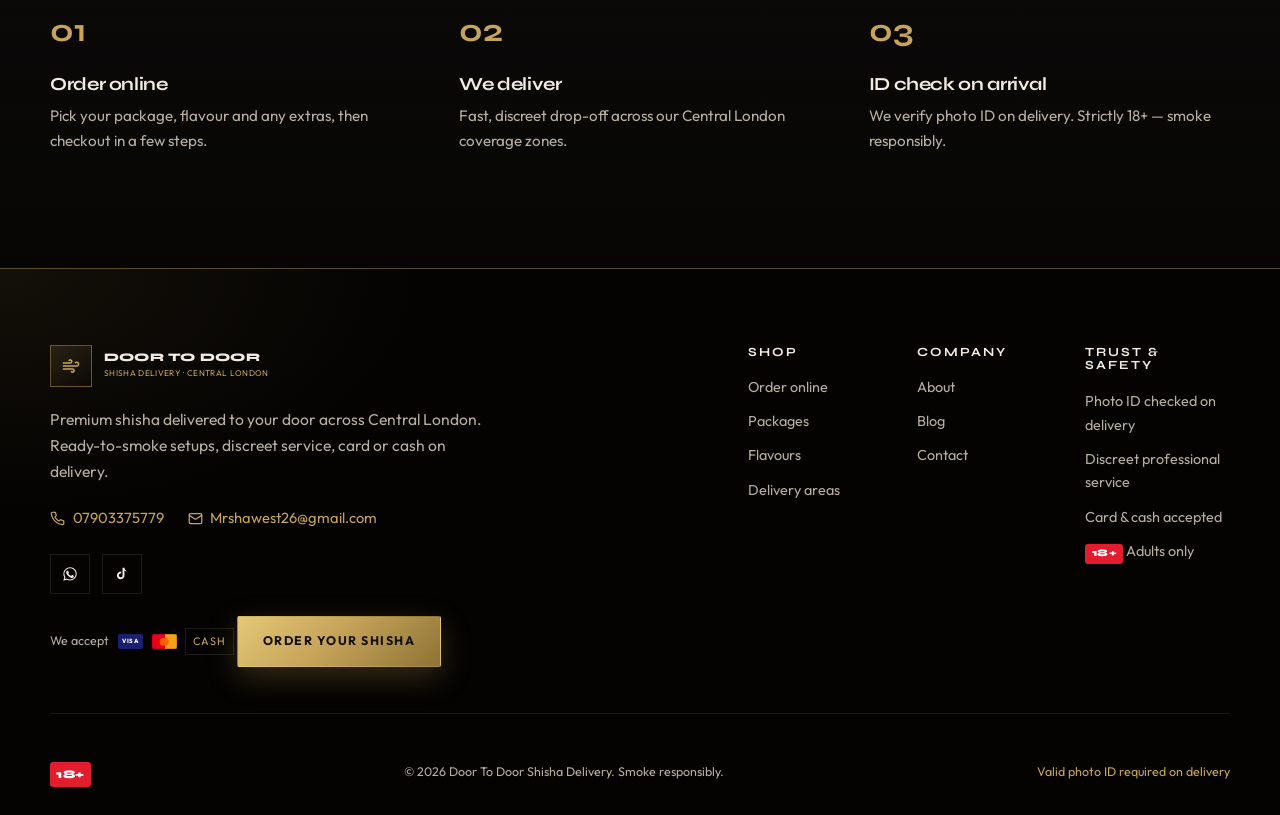
<file: order.html>
<!DOCTYPE html>
<html lang="en-GB">
<head>
  <meta charset="UTF-8">
  <meta name="viewport" content="width=device-width, initial-scale=1.0">
  <title>Order Shisha Online | Door To Door Shisha Delivery Central London</title>
  <meta name="description" content="Order premium shisha delivery across Central London. Choose your package, flavour and extras. Pay by card or cash on delivery. 18+ ID checked on arrival.">
  <meta name="robots" content="index,follow">
  <link rel="canonical" href="https://mowleed2000.github.io/doortooshisha/order.html">
  <meta property="og:title" content="Order Shisha Online | Door To Door Shisha Delivery">
  <meta property="og:description" content="Premium 24/7 shisha delivery in Central London. Card or cash. 18+ with ID check on delivery.">
  <meta property="og:type" content="website">
  <meta property="og:image" content="assets/images/shisha/packages/P02.webp">
  <link rel="preconnect" href="https://fonts.googleapis.com">
  <link rel="preconnect" href="https://fonts.gstatic.com" crossorigin>
  <link href="https://fonts.googleapis.com/css2?family=Outfit:wght@400;600&family=Parisienne&family=Syne:wght@700;800&display=swap" rel="stylesheet" media="print" onload="this.media='all'">
  <noscript><link href="https://fonts.googleapis.com/css2?family=Outfit:wght@400;600&family=Parisienne&family=Syne:wght@700;800&display=swap" rel="stylesheet"></noscript>
  <link rel="stylesheet" href="icons.css">
  <link rel="stylesheet" href="style.css">
</head>
<body>
  <header class="site-header">
    <div class="container nav-bar">
      <a class="brand" href="index.html">
        <div class="brand-mark" aria-hidden="true"><span class="icon icon-wind" aria-hidden="true"></span></div>
        <div class="brand-copy">
          <strong>Door To Door</strong>
          <span>Shisha Delivery · 24/7</span>
        </div>
      </a>
      <button class="nav-toggle" type="button" aria-label="Open menu" aria-expanded="false"><span></span></button>
      <ul class="nav-links">
        <li><a class="active" href="order.html">Order</a></li>
        <li><a href="menu.html">Flavours</a></li>
        <li><a href="packages.html">Packages</a></li>
        <li><a href="areas.html">Areas</a></li>
        <li><a href="about.html">About</a></li>
        <li><a href="blog.html">Blog</a></li>
        <li><a href="contact.html">Contact</a></li>
      </ul>
      <div class="nav-cta">
        <a class="nav-phone" href="tel:07903375779"><span class="icon icon-phone" aria-hidden="true"></span> 07903375779</a>
        <a class="btn btn-ghost" href="tel:07903375779">Call</a>
        <a class="btn btn-gold" href="order.html">Order now</a>
      </div>
    </div>
  </header>

  <section class="page-hero page-hero--shop">
    <div class="hero-media" aria-hidden="true">
      <img src="assets/images/shisha/packages/P02.webp" alt="" loading="eager">
    </div>
    <div class="page-hero-inner">
      <span class="eyebrow">Shop</span>
      <h1>Order your shisha</h1>
      <p>Choose a package, customise your session, then checkout — cash on delivery. Card payments coming soon.</p>
      <div class="trust-inline">
        <span class="age-badge" aria-label="18 plus only">18+</span>
        <span>Photo ID checked on delivery</span>
        <span>Trusted Central London service</span>
      </div>
    </div>
  </section>

  <section class="section section-tight">
    <div class="container">
      <div class="shop-head">
        <div>
          <h2>Packages</h2>
          <p>Ready-to-smoke setups with coals and hygienic mouthpieces included.</p>
        </div>
        <div class="pay-accept" aria-label="Payment">
          <span>Pay by</span>
          <span class="cash-pill">Cash on delivery</span>
          <span class="pay-soon">Card coming soon</span>
        </div>
      </div>
      <div class="product-grid" id="product-grid"></div>
    </div>
  </section>

  <section class="section section-muted">
    <div class="container">
      <div class="section-head center reveal">
        <span class="eyebrow">How delivery works</span>
        <h2>Simple, discreet, verified</h2>
      </div>
      <div class="steps reveal">
        <div class="step">
          <h3>Order online</h3>
          <p>Pick your package, flavour and any extras, then checkout in a few steps.</p>
        </div>
        <div class="step">
          <h3>We deliver</h3>
          <p>Fast, discreet drop-off across our Central London coverage zones.</p>
        </div>
        <div class="step">
          <h3>ID check on arrival</h3>
          <p>We verify photo ID on delivery. Strictly 18+ — smoke responsibly.</p>
        </div>
      </div>
    </div>
  </section>

  <div id="checkout-backdrop" class="checkout-backdrop"></div>
  <aside id="checkout-drawer" class="checkout-drawer" aria-label="Checkout" aria-hidden="true">
    <div class="checkout-drawer-head">
      <div>
        <span class="eyebrow">Checkout</span>
        <h2>Your order</h2>
      </div>
      <button type="button" id="checkout-close" class="icon-btn" aria-label="Close checkout">&times;</button>
    </div>

    <div class="checkout-summary">
      <div class="summary-line"><span>Package</span><strong data-cart-package>—</strong></div>
      <div class="summary-line"><span>Flavour</span><strong data-cart-flavour>Starburst</strong></div>
      <div class="summary-line"><span>Extras</span><strong data-cart-addons>None</strong></div>
      <div class="summary-total"><span>Total</span><strong data-cart-total>£0</strong></div>
    </div>

    <form id="order-form" class="form-stack checkout-form">
      <div>
        <span class="eyebrow" style="display:block;margin-bottom:0.55rem;">Flavour</span>
        <div class="chip-grid" id="flavour-chips"></div>
      </div>

      <div>
        <span class="eyebrow" style="display:block;margin-bottom:0.55rem;">Extras</span>
        <div class="addon-checks" id="addon-checks"></div>
        <p class="order-note">Liquid base: apple, orange, pineapple or tropical — note your choice below.</p>
      </div>

      <label>Full name
        <input name="name" type="text" autocomplete="name" required placeholder="Your name">
      </label>
      <label>Phone
        <input name="phone" type="tel" autocomplete="tel" required placeholder="07…">
      </label>
      <label>Delivery area
        <select name="area" id="order-area" required></select>
      </label>
      <label>Address / hotel &amp; room
        <textarea name="address" rows="2" required placeholder="Street, building, flat or hotel room"></textarea>
      </label>
      <label>Order notes
        <textarea name="notes" rows="2" placeholder="Juice base, buzz code, timing…"></textarea>
      </label>

      <div>
        <span class="eyebrow" style="display:block;margin-bottom:0.65rem;">Payment</span>
        <div class="pay-options">
          <!-- Card option kept in markup for Stripe later; hidden while cash-only -->
          <label class="pay-option pay-option--card" hidden aria-hidden="true">
            <input type="radio" name="payment" value="card" disabled tabindex="-1">
            <div>
              <strong>Pay by card</strong>
              <span>Visa &amp; Mastercard — coming soon</span>
              <div class="pay-icons">
                <span class="icon icon-visa" title="Visa" aria-label="Visa"></span>
                <span class="icon icon-mc" title="Mastercard" aria-label="Mastercard"></span>
              </div>
            </div>
          </label>
          <label class="pay-option is-active">
            <input type="radio" name="payment" value="cash" checked>
            <div>
              <strong>Cash on delivery</strong>
              <span>Pay the rider when your order arrives</span>
            </div>
          </label>
        </div>
        <p class="order-note" style="margin-top:0.75rem;">Card payments are coming soon. For now, please pay cash on delivery.</p>
      </div>

      <label class="age-confirm">
        <input type="checkbox" name="ageConfirm" required>
        <span>I confirm I am 18+ and understand photo ID will be checked on delivery.</span>
      </label>

      <button id="place-order-btn" class="btn btn-gold btn-block" type="submit">Place cash order</button>
      <p class="order-note">Trusted Central London delivery · <span class="age-badge age-badge--sm">18+</span> ID verified on arrival</p>
    </form>
  </aside>

  <div id="cart-bar" class="cart-bar" aria-live="polite">
    <div>
      <strong data-cart-package>—</strong>
      <span data-cart-total>£0</span>
    </div>
    <button type="button" id="cart-bar-checkout" class="btn btn-gold">Checkout</button>
  </div>

  <footer class="site-footer"></footer>
  <script src="footer.js" defer></script>
  <script src="script.js" defer></script>
</body>
</html>
</file>
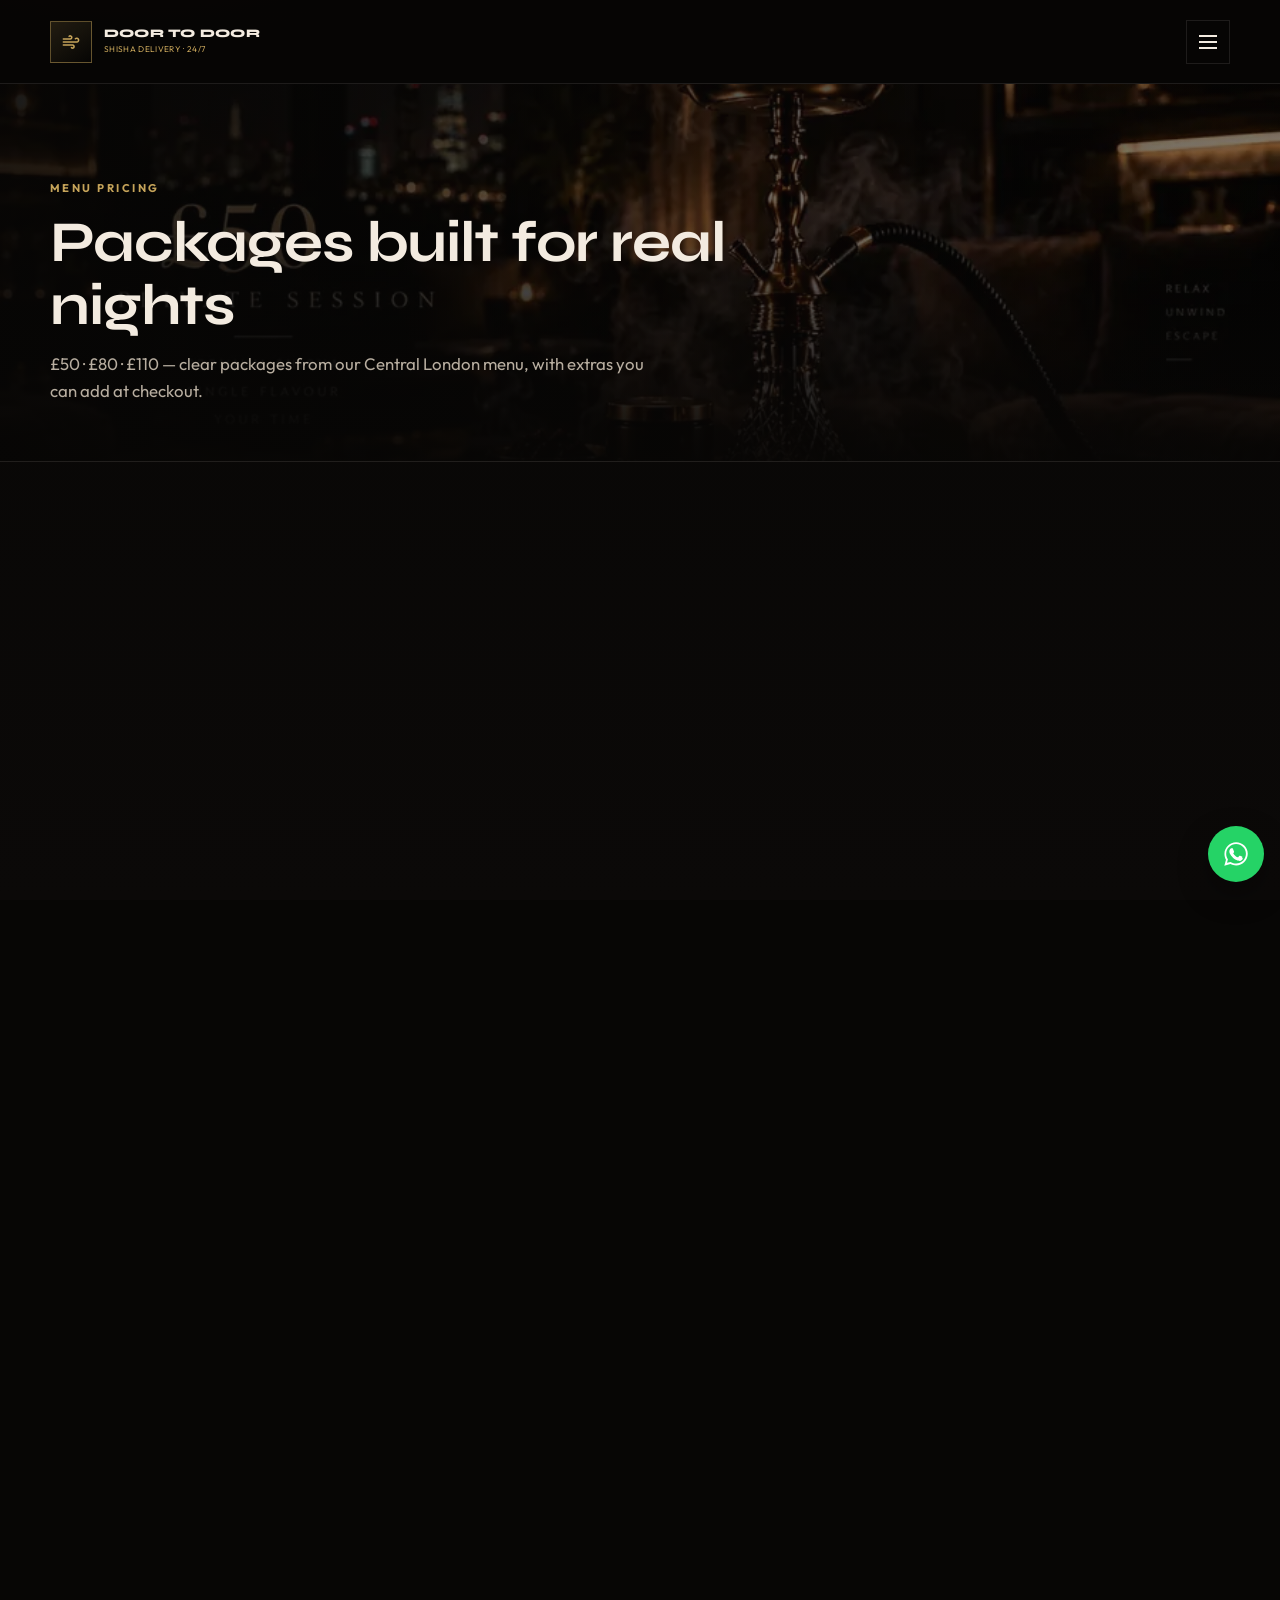
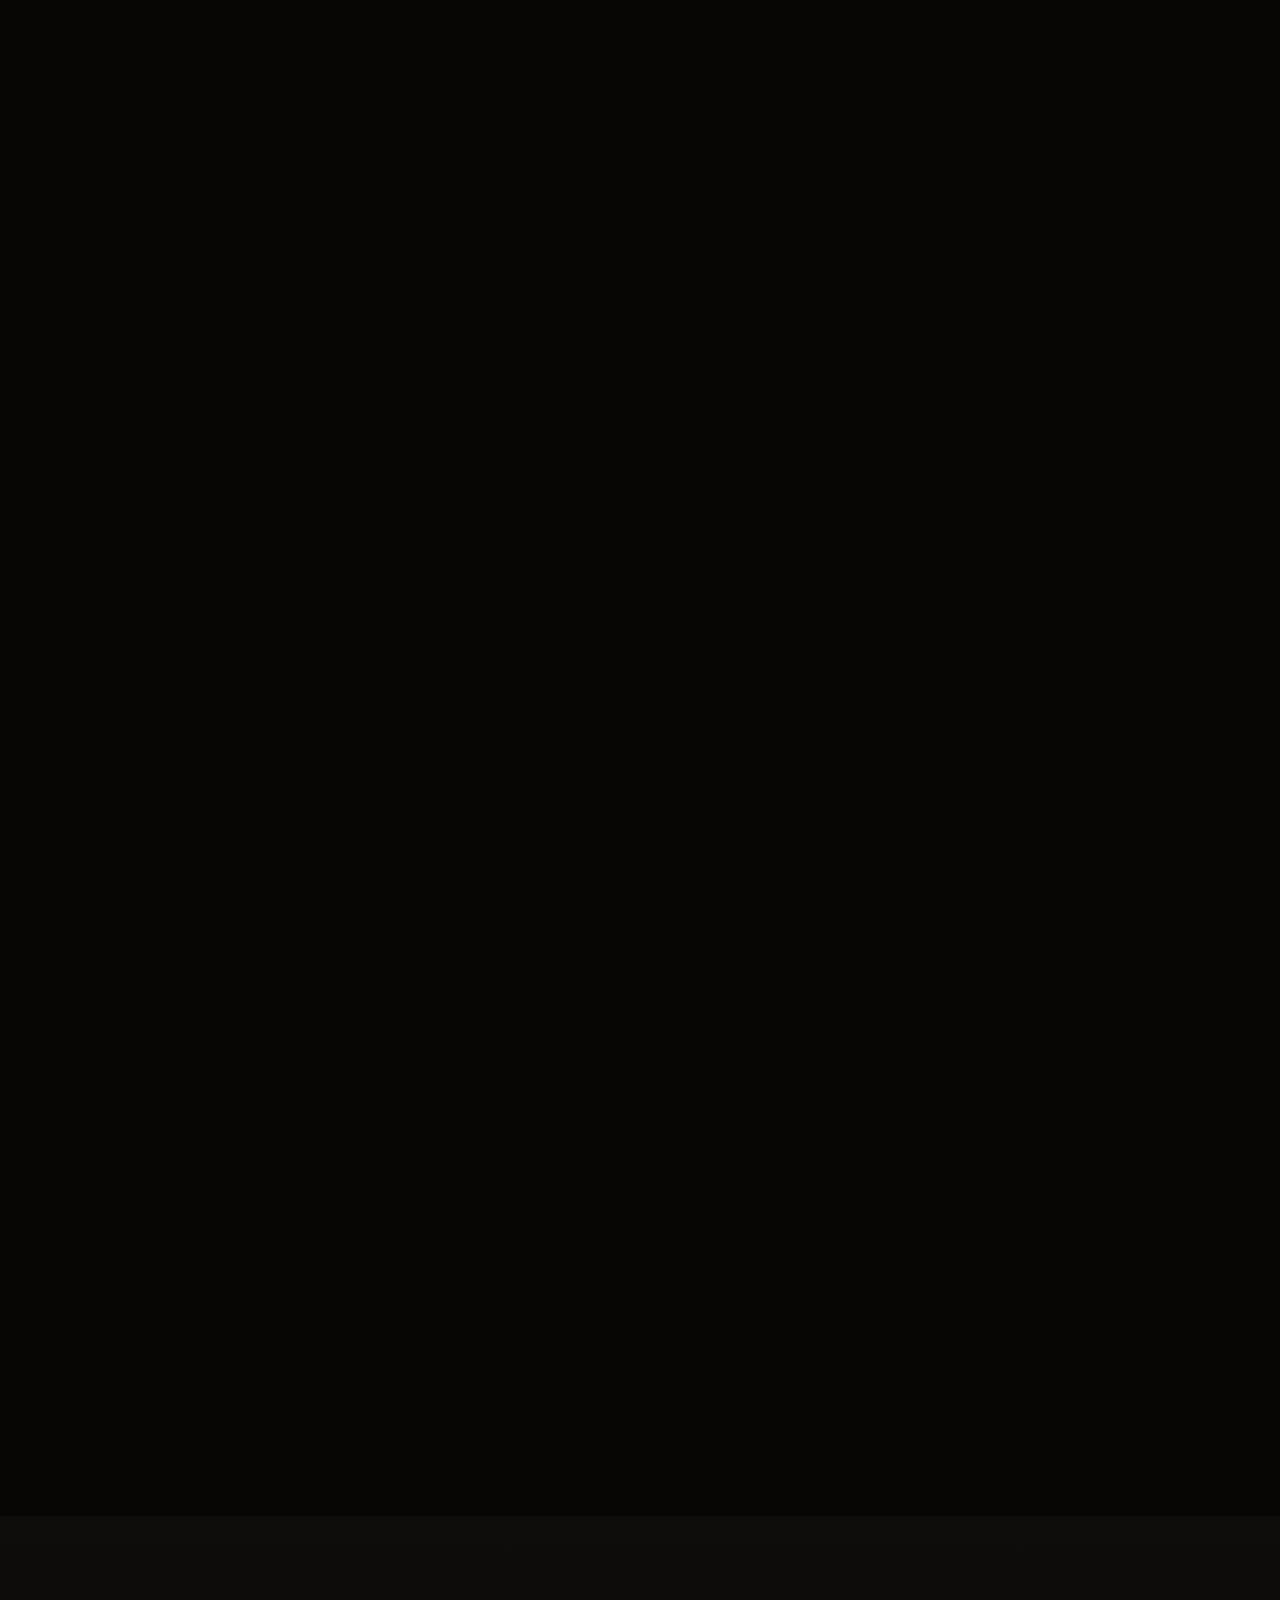
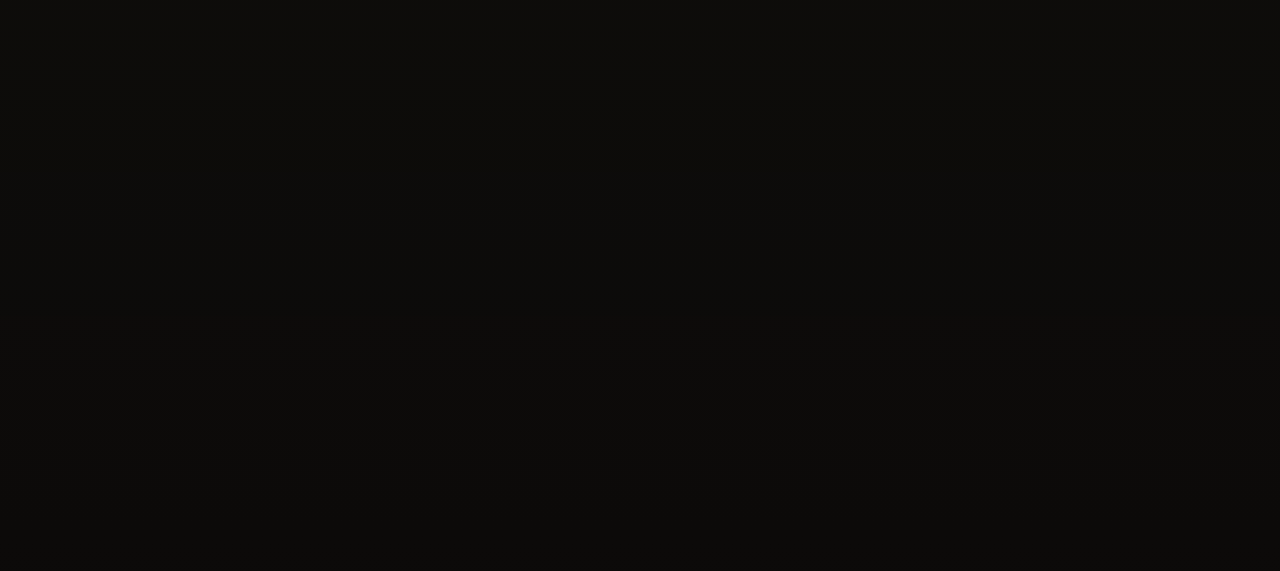
<file: packages.html>
<!DOCTYPE html>
<html lang="en-GB">
<head>
  <meta charset="UTF-8">
  <meta name="viewport" content="width=device-width, initial-scale=1.0">
  <title>Shisha Packages & Pricing | Door To Door Shisha Delivery</title>
  <meta name="description" content="1 Shisha £50, 2 Shisha £80, 3 Shisha £110 plus extras. Transparent Central London delivery pricing — pay by card or cash.">
  <link rel="preconnect" href="https://fonts.googleapis.com">
  <link rel="preconnect" href="https://fonts.gstatic.com" crossorigin>
  <link href="https://fonts.googleapis.com/css2?family=Outfit:wght@400;600&family=Parisienne&family=Syne:wght@700;800&display=swap" rel="stylesheet" media="print" onload="this.media='all'">
  <noscript><link href="https://fonts.googleapis.com/css2?family=Outfit:wght@400;600&family=Parisienne&family=Syne:wght@700;800&display=swap" rel="stylesheet"></noscript>
  <link rel="stylesheet" href="icons.css">
  <link rel="stylesheet" href="style.css">
</head>
<body>
  <header class="site-header">
    <div class="container nav-bar">
      <a class="brand" href="index.html">
        <div class="brand-mark"><span class="icon icon-wind" aria-hidden="true"></span></div>
        <div class="brand-copy"><strong>Door To Door</strong><span>Shisha Delivery · 24/7</span></div>
      </a>
      <button class="nav-toggle" type="button" aria-label="Open menu" aria-expanded="false"><span></span></button>
      <ul class="nav-links">
        <li><a href="order.html">Order</a></li>
        <li><a href="menu.html">Flavours</a></li>
        <li><a class="active" href="packages.html">Packages</a></li>
        <li><a href="areas.html">Areas</a></li>
        <li><a href="about.html">About</a></li>
        <li><a href="blog.html">Blog</a></li>
        <li><a href="contact.html">Contact</a></li>
      </ul>
      <div class="nav-cta">
        <a class="nav-phone" href="tel:07903375779"><span class="icon icon-phone" aria-hidden="true"></span> 07903375779</a>
        <a class="btn btn-ghost" href="tel:07903375779">Call</a>
        <a class="btn btn-gold" href="order.html">Order now</a>
      </div>
    </div>
  </header>

  <section class="page-hero">
    <div class="hero-media" aria-hidden="true">
      <img src="assets/images/shisha/packages/P01.webp" alt="">
    </div>
    <div class="page-hero-inner">
      <span class="eyebrow">Menu pricing</span>
      <h1>Packages built for real nights</h1>
      <p>£50 · £80 · £110 — clear packages from our Central London menu, with extras you can add at checkout.</p>
    </div>
  </section>

  <section class="section">
    <div class="container">
      <div class="menu-band reveal">
        <article class="pkg-row">
          <img src="assets/images/shisha/packages/P01.webp" alt="1 Shisha">
          <div>
            <h3>1 Shisha — £50</h3>
            <p style="color:var(--cream-mute);margin-bottom:0.5rem;">Ideal for one person unwinding at home or a hotel room.</p>
            <ul>
              <li>1 premium hookah pipe</li>
              <li>1 fresh flavour head</li>
              <li>10 natural coconut coals</li>
              <li>Sealed hygienic mouthpiece</li>
            </ul>
          </div>
          <div class="pkg-cta">
            <div class="price">£50</div>
            <button class="btn btn-gold" style="margin-top:0.75rem;" type="button" onclick="startOrder('1 Shisha')">Order</button>
          </div>
        </article>
        <article class="pkg-row is-selected">
          <img src="assets/images/shisha/packages/P02.webp" alt="2 Shisha">
          <div>
            <span class="pkg-badge">Most ordered</span>
            <h3>2 Shisha — £80</h3>
            <p style="color:var(--cream-mute);margin-bottom:0.5rem;">The sweet spot for couples and shared lounge nights.</p>
            <ul>
              <li>2 premium hookah pipes</li>
              <li>2 fresh flavour heads</li>
              <li>20 natural coconut coals</li>
              <li>Electric coal burner included</li>
            </ul>
          </div>
          <div class="pkg-cta">
            <div class="price">£80</div>
            <button class="btn btn-gold" style="margin-top:0.75rem;" type="button" onclick="startOrder('2 Shisha')">Order</button>
          </div>
        </article>
        <article class="pkg-row">
          <img src="assets/images/shisha/packages/P03.webp" alt="3 Shisha">
          <div>
            <h3>3 Shisha — £110</h3>
            <p style="color:var(--cream-mute);margin-bottom:0.5rem;">Built for flats, suites and small private gatherings.</p>
            <ul>
              <li>3 premium hookah pipes</li>
              <li>3 fresh flavour heads</li>
              <li>30 natural coconut coals</li>
              <li>Electric coal burner included</li>
            </ul>
          </div>
          <div class="pkg-cta">
            <div class="price">£110</div>
            <button class="btn btn-gold" style="margin-top:0.75rem;" type="button" onclick="startOrder('3 Shisha')">Order</button>
          </div>
        </article>
      </div>
    </div>
  </section>

  <section class="section section-muted">
    <div class="container">
      <div class="section-head reveal">
        <span class="eyebrow">Extras</span>
        <h2>Add-ons from the flyer menu</h2>
        <p>Layer these onto any package when you checkout.</p>
      </div>
      <div class="extras-list reveal">
        <div class="extra-line"><div><h4>Extra head</h4><p>Another fresh packed head when the first runs down.</p></div><span class="price">£30</span></div>
        <div class="extra-line"><div><h4>Extra 10 coals</h4><p>Natural coconut coals to keep the session going.</p></div><span class="price">£5</span></div>
        <div class="extra-line"><div><h4>Extra coal burner</h4><p>Electric burner for fast, clean coal prep.</p></div><span class="price">£35</span></div>
        <div class="extra-line"><div><h4>Extra flavour 50g</h4><p>Any extra flavour pouch from our brand list.</p></div><span class="price">£10</span></div>
        <div class="extra-line"><div><h4>Savaco tobacco 50g</h4><p>Premium Savaco line upgrade.</p></div><span class="price">£30</span></div>
        <div class="extra-line"><div><h4>Liquid base</h4><p>Replace water with apple, orange, pineapple or tropical juice.</p></div><span class="price">£15</span></div>
        <div class="extra-line"><div><h4>Light under the shisha</h4><p>LED glow under the base for atmosphere.</p></div><span class="price">£15</span></div>
      </div>
      <div class="btn-row reveal" style="margin-top:2.5rem;">
        <a class="btn btn-gold" href="order.html">Go to checkout</a>
        <a class="btn btn-ghost" href="menu.html">See flavours</a>
      </div>
    </div>
  </section>

  <section class="section">
    <div class="container">
      <div class="split reveal">
        <div class="split-copy">
          <span class="eyebrow">Payment</span>
          <h2>Card or cash on delivery</h2>
          <p>Pay securely by card at checkout, or choose cash on delivery. Visa and Mastercard accepted.</p>
          <a class="btn btn-gold" href="order.html">Start your order</a>
        </div>
        <div class="split-visual">
          <img src="assets/images/shisha/upgrades/U01.webp" alt="Premium shisha extras">
        </div>
      </div>
    </div>
  </section>

  <footer class="site-footer"></footer>
  <script src="footer.js" defer></script>
  <script src="script.js" defer></script>
</body>
</html>
</file>
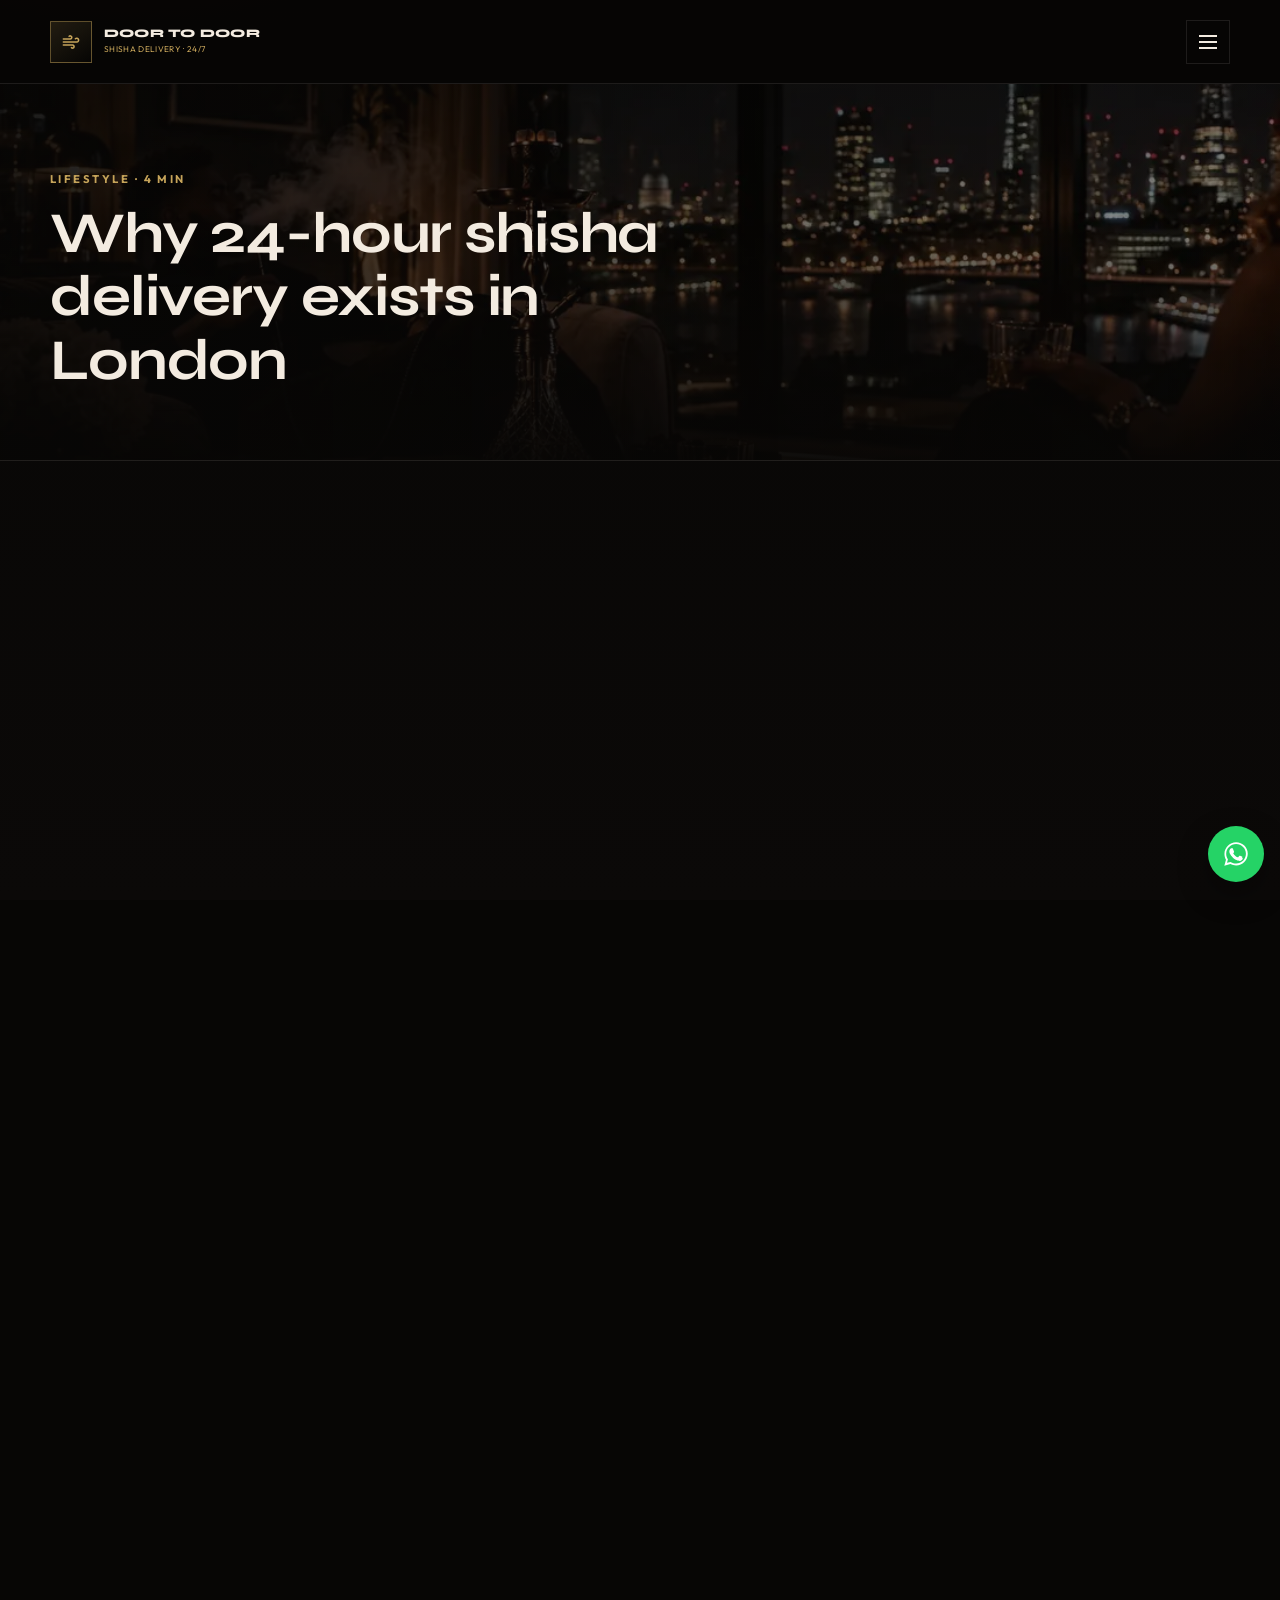
<file: blog/24-hour-shisha-london.html>
<!DOCTYPE html>
<html lang="en-GB">
<head>
  <meta charset="UTF-8">
  <meta name="viewport" content="width=device-width, initial-scale=1.0">
  <title>24-Hour Shisha Delivery London | Door To Door Shisha Delivery</title>
  <link rel="preconnect" href="https://fonts.googleapis.com">
  <link rel="preconnect" href="https://fonts.gstatic.com" crossorigin>
  <link href="https://fonts.googleapis.com/css2?family=Outfit:wght@400;600&family=Parisienne&family=Syne:wght@700;800&display=swap" rel="stylesheet" media="print" onload="this.media='all'">
  <noscript><link href="https://fonts.googleapis.com/css2?family=Outfit:wght@400;600&family=Parisienne&family=Syne:wght@700;800&display=swap" rel="stylesheet"></noscript>
  <link rel="stylesheet" href="../icons.css">
  <link rel="stylesheet" href="../style.css">
</head>
<body>
  <header class="site-header">
    <div class="container nav-bar">
      <a class="brand" href="../index.html">
        <div class="brand-mark"><span class="icon icon-wind" aria-hidden="true"></span></div>
        <div class="brand-copy"><strong>Door To Door</strong><span>Shisha Delivery · 24/7</span></div>
      </a>
      <button class="nav-toggle" type="button" aria-label="Open menu" aria-expanded="false"><span></span></button>
      <ul class="nav-links">
        <li><a href="../order.html">Order</a></li>
        <li><a href="../menu.html">Flavours</a></li>
        <li><a href="../packages.html">Packages</a></li>
        <li><a href="../areas.html">Areas</a></li>
        <li><a href="../about.html">About</a></li>
        <li><a class="active" href="../blog.html">Blog</a></li>
        <li><a href="../contact.html">Contact</a></li>
      </ul>
      <div class="nav-cta">
        <a class="btn btn-ghost" href="tel:07903375779">Call</a>
        <a class="btn btn-gold" href="../order.html">Order now</a>
      </div>
    </div>
  </header>

  <section class="page-hero" style="min-height:36vh;">
    <div class="hero-media" aria-hidden="true"><img src="../assets/images/shisha/hero/H02.webp" alt=""></div>
    <div class="page-hero-inner">
      <span class="eyebrow">Lifestyle · 4 min</span>
      <h1>Why 24-hour shisha delivery exists in London</h1>
    </div>
  </section>

  <article class="section">
    <div class="container prose">
      <img class="article-hero-img" src="../assets/images/shisha/hero/H02.webp" alt="24 hour Shisha Delivery London">
      <p>London doesn’t clock off at 11pm — and neither do private plans. Hotel check-ins after delayed flights, post-dinner gatherings in Chelsea, quiet resets after a long shift in Westminster… the night keeps going.</p>
      <h2>Same menu after midnight</h2>
      <p>24/7 doesn’t mean a watered-down late menu. Packages, flavours and extras stay consistent. Payment stays card or cash. The only variable is traffic.</p>
      <h2>Discreet by design</h2>
      <p>Late delivery only works if it respects neighbours and hotel desks. We keep arrivals professional and low-key — quality shisha, delivered fresh, enjoy responsibly.</p>
      <h2>Anytime, same vibe</h2>
      <p>That’s the line on our flyers for a reason. Whether it’s 4pm or 4am, the point is the session — not the logistics.</p>
      <p><a class="btn btn-gold" href="../order.html">Order anytime</a>
      <a class="btn btn-ghost" href="../contact.html" style="margin-left:0.5rem;">Contact</a></p>
      <p style="margin-top:2rem;"><a href="../blog.html" style="color:var(--gold);">← Back to blog</a></p>
    </div>
  </article>

  <footer class="site-footer"></footer>
  <script src="../footer.js" defer></script>
  <script src="../script.js" defer></script>
</body>
</html>
</file>
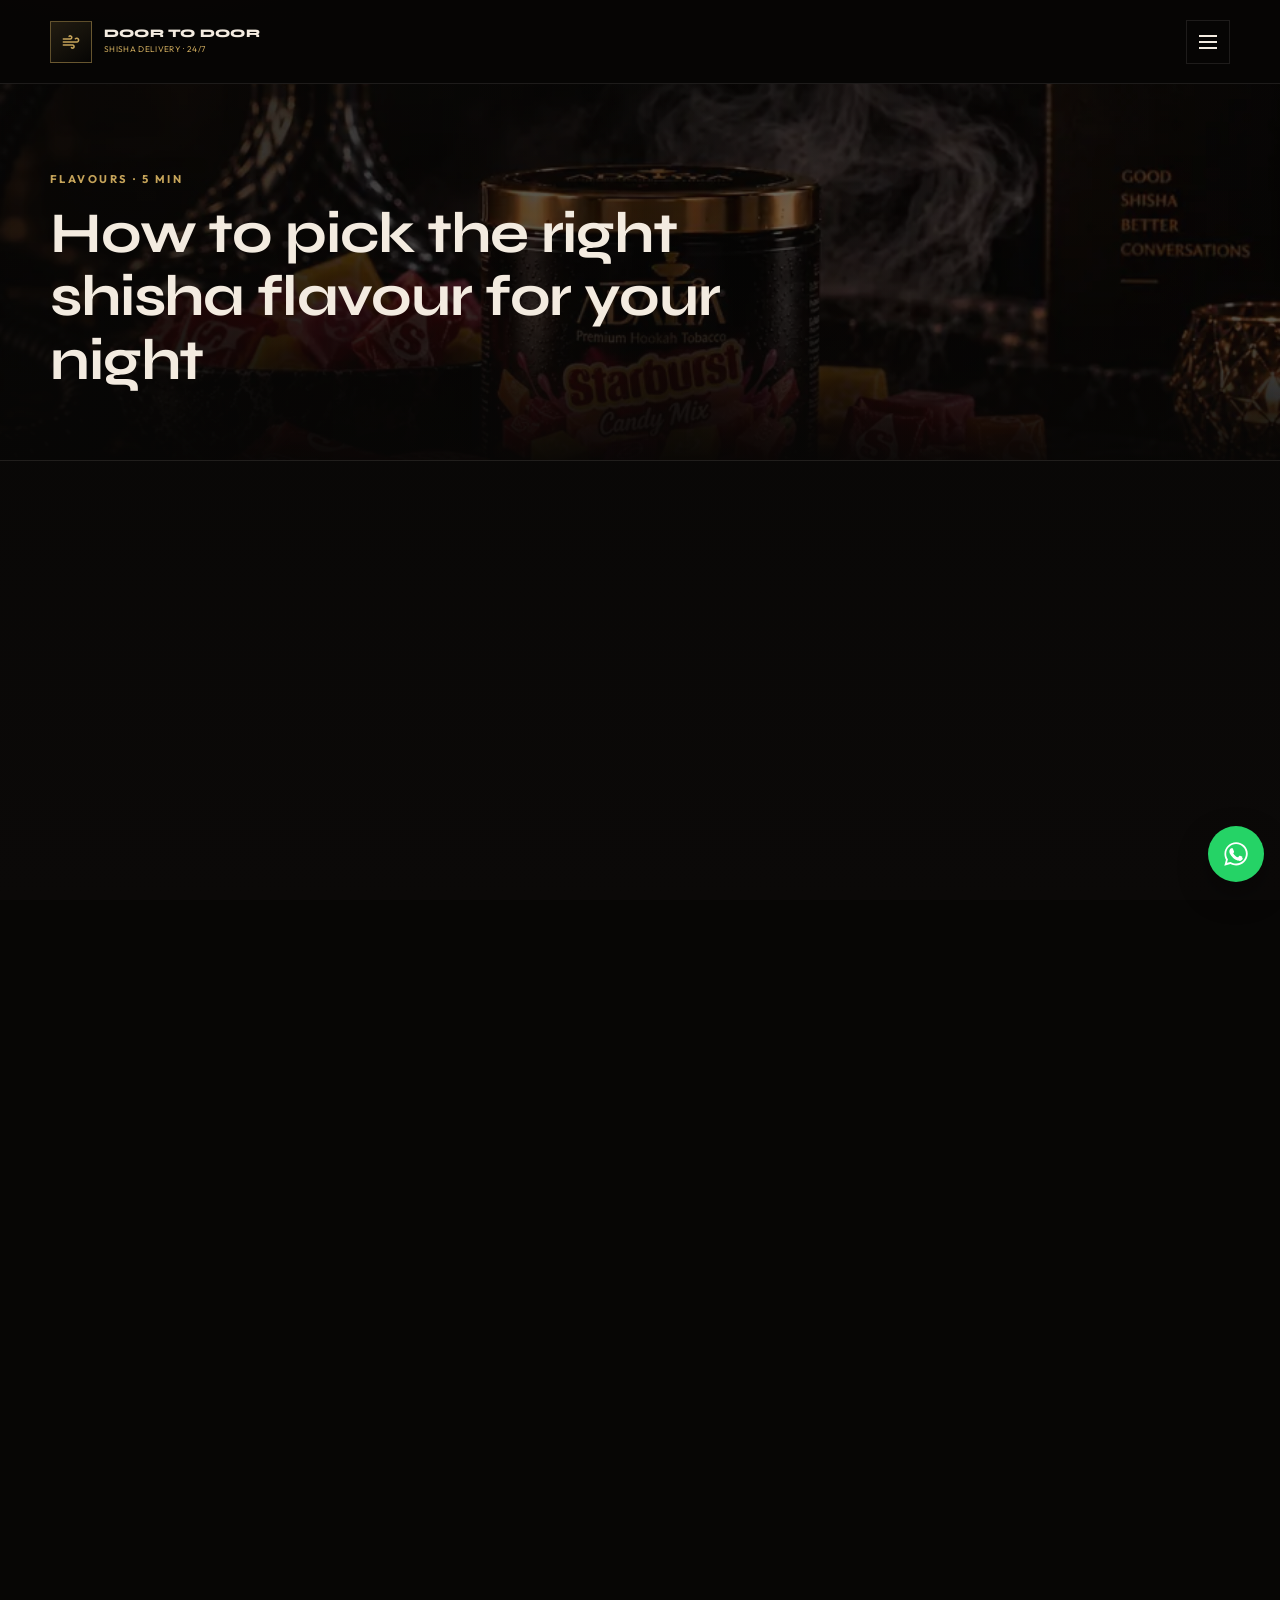
<file: blog/best-shisha-flavours-london.html>
<!DOCTYPE html>
<html lang="en-GB">
<head>
  <meta charset="UTF-8">
  <meta name="viewport" content="width=device-width, initial-scale=1.0">
  <title>How to Pick the Right Shisha Flavour | Door To Door Shisha Delivery</title>
  <link rel="preconnect" href="https://fonts.googleapis.com">
  <link rel="preconnect" href="https://fonts.gstatic.com" crossorigin>
  <link href="https://fonts.googleapis.com/css2?family=Outfit:wght@400;600&family=Parisienne&family=Syne:wght@700;800&display=swap" rel="stylesheet" media="print" onload="this.media='all'">
  <noscript><link href="https://fonts.googleapis.com/css2?family=Outfit:wght@400;600&family=Parisienne&family=Syne:wght@700;800&display=swap" rel="stylesheet"></noscript>
  <link rel="stylesheet" href="../icons.css">
  <link rel="stylesheet" href="../style.css">
</head>
<body>
  <header class="site-header">
    <div class="container nav-bar">
      <a class="brand" href="../index.html">
        <div class="brand-mark"><span class="icon icon-wind" aria-hidden="true"></span></div>
        <div class="brand-copy"><strong>Door To Door</strong><span>Shisha Delivery · 24/7</span></div>
      </a>
      <button class="nav-toggle" type="button" aria-label="Open menu" aria-expanded="false"><span></span></button>
      <ul class="nav-links">
        <li><a href="../order.html">Order</a></li>
        <li><a href="../menu.html">Flavours</a></li>
        <li><a href="../packages.html">Packages</a></li>
        <li><a href="../areas.html">Areas</a></li>
        <li><a href="../about.html">About</a></li>
        <li><a class="active" href="../blog.html">Blog</a></li>
        <li><a href="../contact.html">Contact</a></li>
      </ul>
      <div class="nav-cta">
        <a class="btn btn-ghost" href="tel:07903375779">Call</a>
        <a class="btn btn-gold" href="../order.html">Order now</a>
      </div>
    </div>
  </header>

  <section class="page-hero" style="min-height:36vh;">
    <div class="hero-media" aria-hidden="true"><img src="../assets/images/shisha/flavours/F07.webp" alt=""></div>
    <div class="page-hero-inner">
      <span class="eyebrow">Flavours · 5 min</span>
      <h1>How to pick the right shisha flavour for your night</h1>
    </div>
  </section>

  <article class="section">
    <div class="container prose">
      <img class="article-hero-img" src="../assets/images/shisha/flavours/F01.webp" alt="Premium shisha flavour brands">
      <p>Standing in front of a long flavour list can kill the mood before the coals are even lit. Here’s a simpler way to choose — based on the brands we actually deliver across Central London.</p>
      <h2>If you want something everyone likes</h2>
      <p>Start with <strong>Starburst</strong> or <strong>Mazaya</strong> watermelon mint. They’re bright, familiar, and rarely start an argument at the table. Perfect for mixed groups and first-time hosts.</p>
      <h2>If you want a classic lounge profile</h2>
      <p><strong>Al Fakher</strong> is the safe classic — double apple and fresh mint especially. When someone says “proper shisha,” this is usually what they mean.</p>
      <h2>If you want richer fruit</h2>
      <p><strong>Adalya</strong> and <strong>Layali</strong> lean dessert-like and berry-forward. Pair either with a liquid juice base (£15) if you want the room to smell like a fruit market in the best way.</p>
      <h2>If you want traditional character</h2>
      <p><strong>Paan</strong> brings herbal leaf notes that feel different from candy fruit. Great as a second head when the group wants variety.</p>
      <h2>If you’re upgrading</h2>
      <p><strong>Savaco</strong> at £30 for 50g is the premium pouch option. Extra flavours from the standard list are £10 per 50g — easy to add at checkout.</p>
      <p><a class="btn btn-gold" href="../order.html">Order with your flavour</a>
      <a class="btn btn-ghost" href="../menu.html" style="margin-left:0.5rem;">Flavour menu</a></p>
      <p style="margin-top:2rem;"><a href="../blog.html" style="color:var(--gold);">← Back to blog</a></p>
    </div>
  </article>

  <footer class="site-footer"></footer>
  <script src="../footer.js" defer></script>
  <script src="../script.js" defer></script>
</body>
</html>
</file>
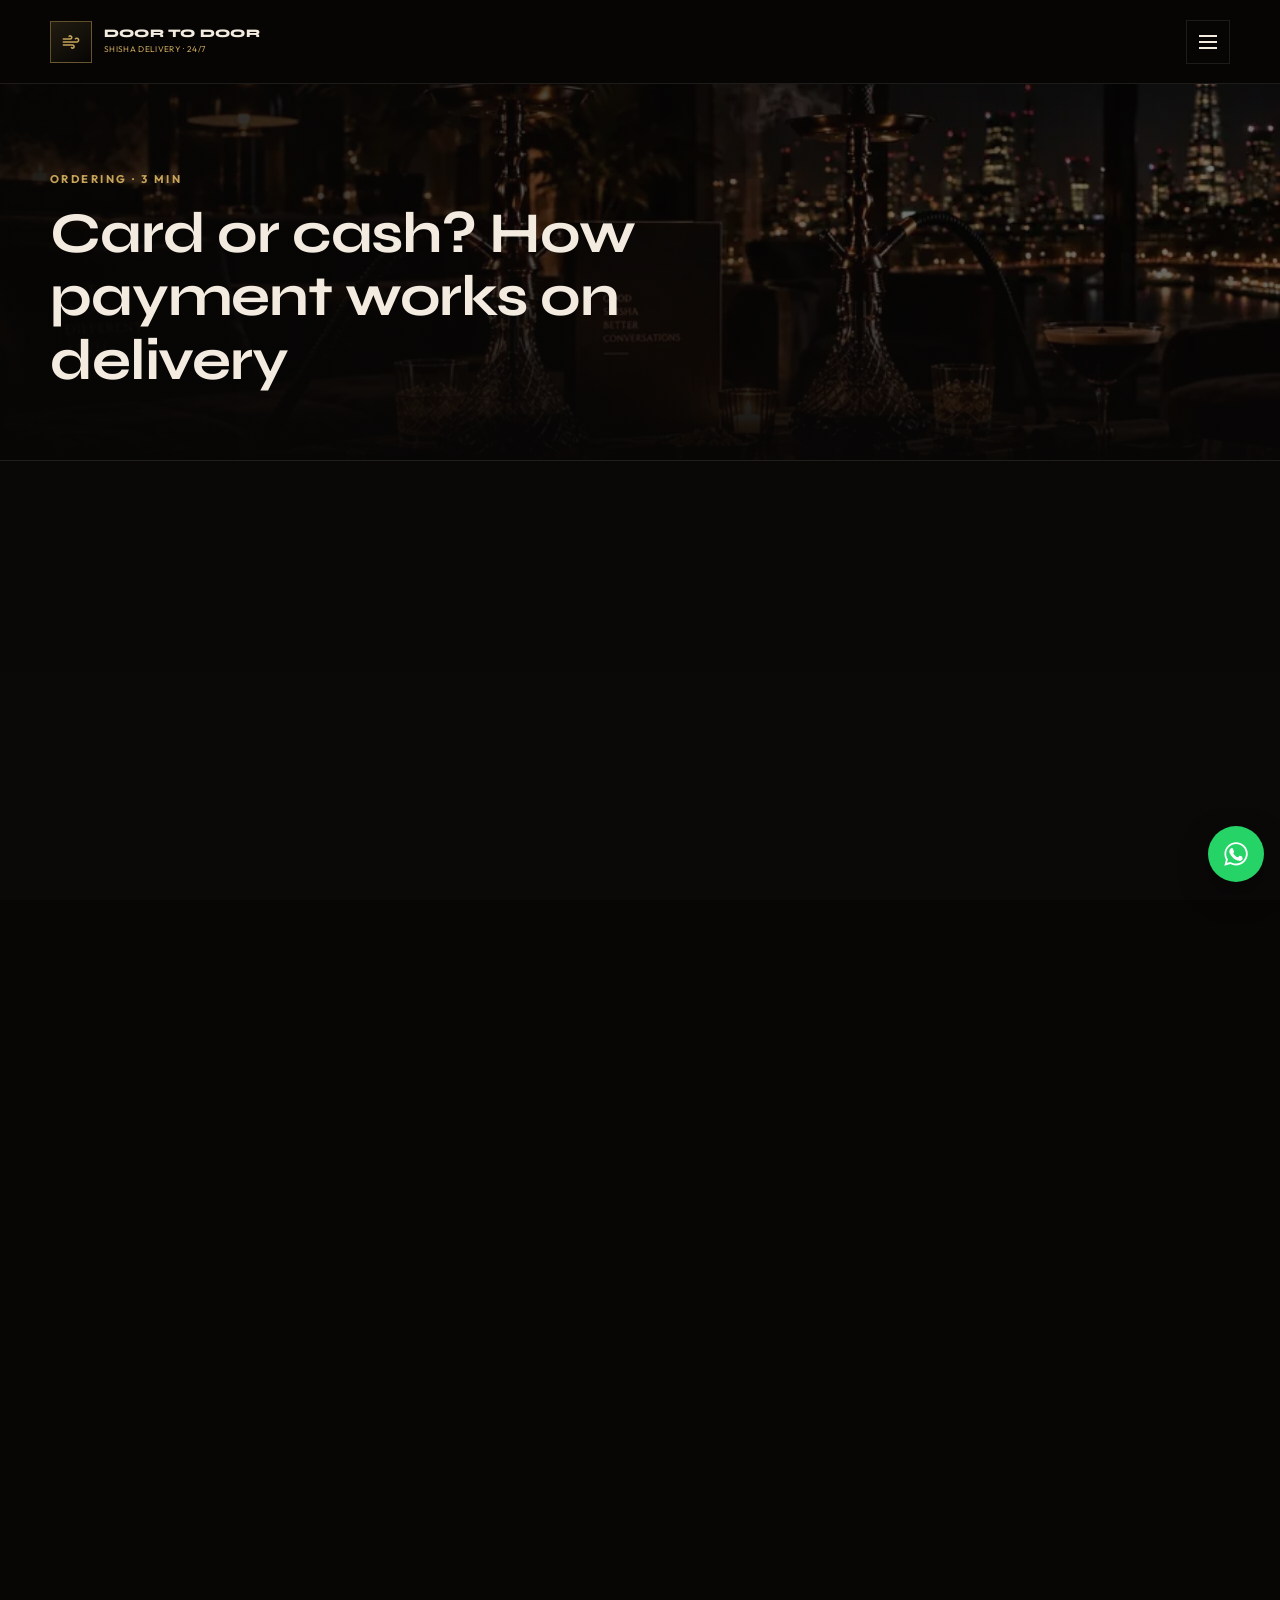
<file: blog/card-vs-cash-shisha-delivery.html>
<!DOCTYPE html>
<html lang="en-GB">
<head>
  <meta charset="UTF-8">
  <meta name="viewport" content="width=device-width, initial-scale=1.0">
  <title>Card vs Cash Shisha Delivery | Door To Door Shisha Delivery</title>
  <link rel="preconnect" href="https://fonts.googleapis.com">
  <link rel="preconnect" href="https://fonts.gstatic.com" crossorigin>
  <link href="https://fonts.googleapis.com/css2?family=Outfit:wght@400;600&family=Parisienne&family=Syne:wght@700;800&display=swap" rel="stylesheet" media="print" onload="this.media='all'">
  <noscript><link href="https://fonts.googleapis.com/css2?family=Outfit:wght@400;600&family=Parisienne&family=Syne:wght@700;800&display=swap" rel="stylesheet"></noscript>
  <link rel="stylesheet" href="../icons.css">
  <link rel="stylesheet" href="../style.css">
</head>
<body>
  <header class="site-header">
    <div class="container nav-bar">
      <a class="brand" href="../index.html">
        <div class="brand-mark"><span class="icon icon-wind" aria-hidden="true"></span></div>
        <div class="brand-copy"><strong>Door To Door</strong><span>Shisha Delivery · 24/7</span></div>
      </a>
      <button class="nav-toggle" type="button" aria-label="Open menu" aria-expanded="false"><span></span></button>
      <ul class="nav-links">
        <li><a href="../order.html">Order</a></li>
        <li><a href="../menu.html">Flavours</a></li>
        <li><a href="../packages.html">Packages</a></li>
        <li><a href="../areas.html">Areas</a></li>
        <li><a href="../about.html">About</a></li>
        <li><a class="active" href="../blog.html">Blog</a></li>
        <li><a href="../contact.html">Contact</a></li>
      </ul>
      <div class="nav-cta">
        <a class="btn btn-ghost" href="tel:07903375779">Call</a>
        <a class="btn btn-gold" href="../order.html">Order now</a>
      </div>
    </div>
  </header>

  <section class="page-hero" style="min-height:36vh;">
    <div class="hero-media" aria-hidden="true"><img src="../assets/images/shisha/packages/P02.webp" alt=""></div>
    <div class="page-hero-inner">
      <span class="eyebrow">Ordering · 3 min</span>
      <h1>Card or cash? How payment works on delivery</h1>
    </div>
  </section>

  <article class="section">
    <div class="container prose">
      <p>Messaging an order into a chat thread feels casual until you need a receipt, a clear total, or a way to pay without scrambling for notes. That’s why Door To Door Shisha Delivery now runs a proper online menu.</p>
      <h2>Pay by card</h2>
      <p>Select <strong>Pay by card</strong> at checkout. Pay by card at checkout, or call us to complete payment on <a href="tel:07903375779" style="color:var(--gold);">07903375779</a>.</p>
      <h2>Cash on delivery</h2>
      <p>Prefer cash? Choose <strong>Cash on delivery</strong>, place the order, and settle with the rider when the setup arrives. Have the total ready — your order summary shows it before you submit.</p>
      <h2>What you see before you pay</h2>
      <p>Package price, flavour brand, extras and a live total. Clear package prices, extras and a live total before you pay.</p>
      <p><a class="btn btn-gold" href="../order.html">Checkout now</a></p>
      <p style="margin-top:2rem;"><a href="../blog.html" style="color:var(--gold);">← Back to blog</a></p>
    </div>
  </article>

  <footer class="site-footer"></footer>
  <script src="../footer.js" defer></script>
  <script src="../script.js" defer></script>
</body>
</html>
</file>
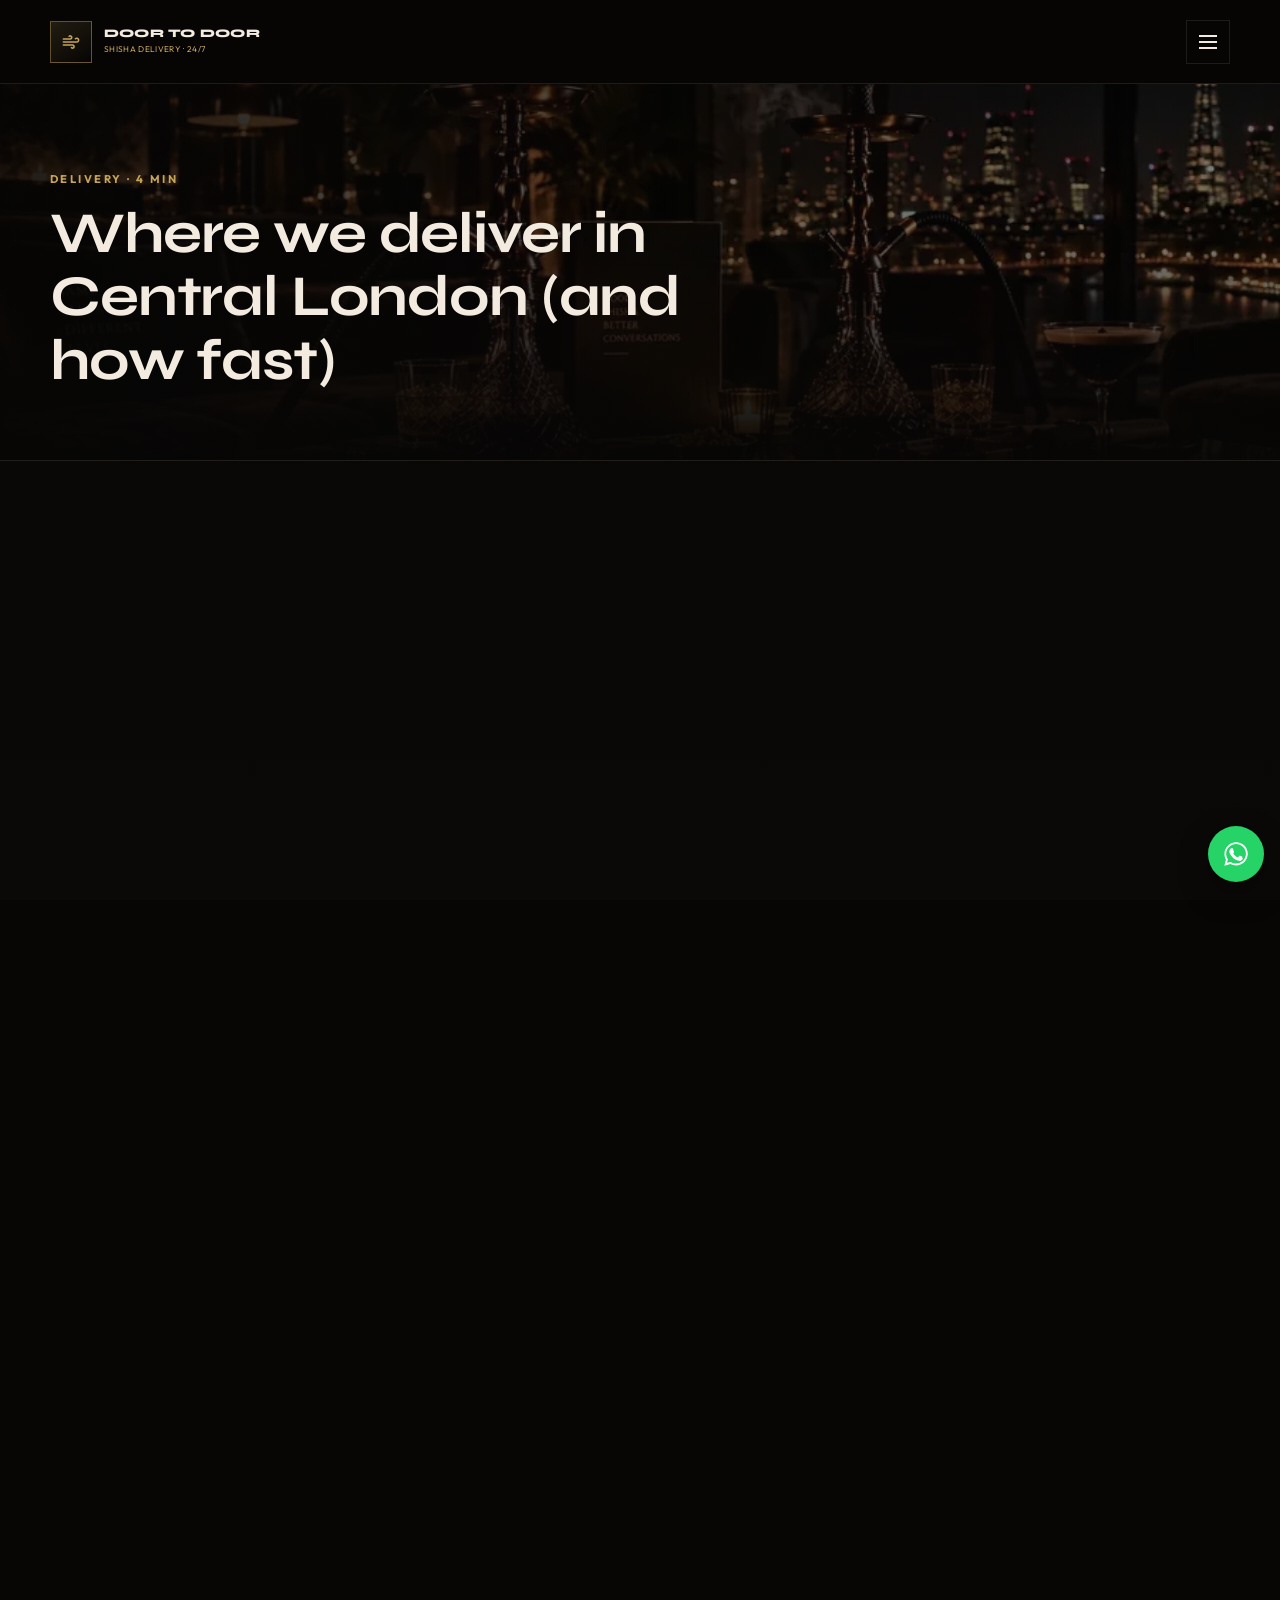
<file: blog/central-london-delivery-areas.html>
<!DOCTYPE html>
<html lang="en-GB">
<head>
  <meta charset="UTF-8">
  <meta name="viewport" content="width=device-width, initial-scale=1.0">
  <title>Central London Delivery Areas | Door To Door Shisha Delivery</title>
  <link rel="preconnect" href="https://fonts.googleapis.com">
  <link rel="preconnect" href="https://fonts.gstatic.com" crossorigin>
  <link href="https://fonts.googleapis.com/css2?family=Outfit:wght@400;600&family=Parisienne&family=Syne:wght@700;800&display=swap" rel="stylesheet" media="print" onload="this.media='all'">
  <noscript><link href="https://fonts.googleapis.com/css2?family=Outfit:wght@400;600&family=Parisienne&family=Syne:wght@700;800&display=swap" rel="stylesheet"></noscript>
  <link rel="stylesheet" href="../icons.css">
  <link rel="stylesheet" href="../style.css">
</head>
<body>
  <header class="site-header">
    <div class="container nav-bar">
      <a class="brand" href="../index.html">
        <div class="brand-mark"><span class="icon icon-wind" aria-hidden="true"></span></div>
        <div class="brand-copy"><strong>Door To Door</strong><span>Shisha Delivery · 24/7</span></div>
      </a>
      <button class="nav-toggle" type="button" aria-label="Open menu" aria-expanded="false"><span></span></button>
      <ul class="nav-links">
        <li><a href="../order.html">Order</a></li>
        <li><a href="../menu.html">Flavours</a></li>
        <li><a href="../packages.html">Packages</a></li>
        <li><a href="../areas.html">Areas</a></li>
        <li><a href="../about.html">About</a></li>
        <li><a class="active" href="../blog.html">Blog</a></li>
        <li><a href="../contact.html">Contact</a></li>
      </ul>
      <div class="nav-cta">
        <a class="btn btn-ghost" href="tel:07903375779">Call</a>
        <a class="btn btn-gold" href="../order.html">Order now</a>
      </div>
    </div>
  </header>

  <section class="page-hero" style="min-height:36vh;">
    <div class="hero-media" aria-hidden="true"><img src="../assets/images/shisha/packages/P02.webp" alt=""></div>
    <div class="page-hero-inner">
      <span class="eyebrow">Delivery · 4 min</span>
      <h1>Where we deliver in Central London (and how fast)</h1>
    </div>
  </section>

  <article class="section">
    <div class="container prose">
      <img class="article-hero-img" src="../assets/images/shisha/hero/H02.webp" alt="Central London delivery coverage">
      <p>We don’t pretend to cover every postcode in Greater London at the same speed. Our core route is Central — the areas printed on our flyers — with typical windows you can plan around.</p>
      <h2>Core zones</h2>
      <ul>
        <li><strong>Westminster</strong> — 20–30 mins</li>
        <li><strong>Knightsbridge</strong> — 20–30 mins</li>
        <li><strong>Chelsea</strong> — 20–35 mins</li>
        <li><strong>Vauxhall</strong> — 25–35 mins</li>
        <li><strong>South Kensington</strong> — 25–35 mins</li>
        <li><strong>High Street Kensington</strong> — 25–40 mins</li>
        <li><strong>Baker Street</strong> — 30–40 mins</li>
        <li><strong>Marble Arch</strong> — 30–40 mins</li>
      </ul>
      <h2>Hotels</h2>
      <p>Include the hotel name, room number, and whether reception needs a heads-up. We keep arrivals discreet — no theatrical branding at the lobby if you prefer quiet.</p>
      <h2>Just outside the list?</h2>
      <p>Call <a href="tel:07903375779" style="color:var(--gold);">07903375779</a>. If we can make it the same night, we’ll tell you straight.</p>
      <p><a class="btn btn-gold" href="../order.html">Order to my area</a>
      <a class="btn btn-ghost" href="../areas.html" style="margin-left:0.5rem;">All coverage</a></p>
      <p style="margin-top:2rem;"><a href="../blog.html" style="color:var(--gold);">← Back to blog</a></p>
    </div>
  </article>

  <footer class="site-footer"></footer>
  <script src="../footer.js" defer></script>
  <script src="../script.js" defer></script>
</body>
</html>
</file>
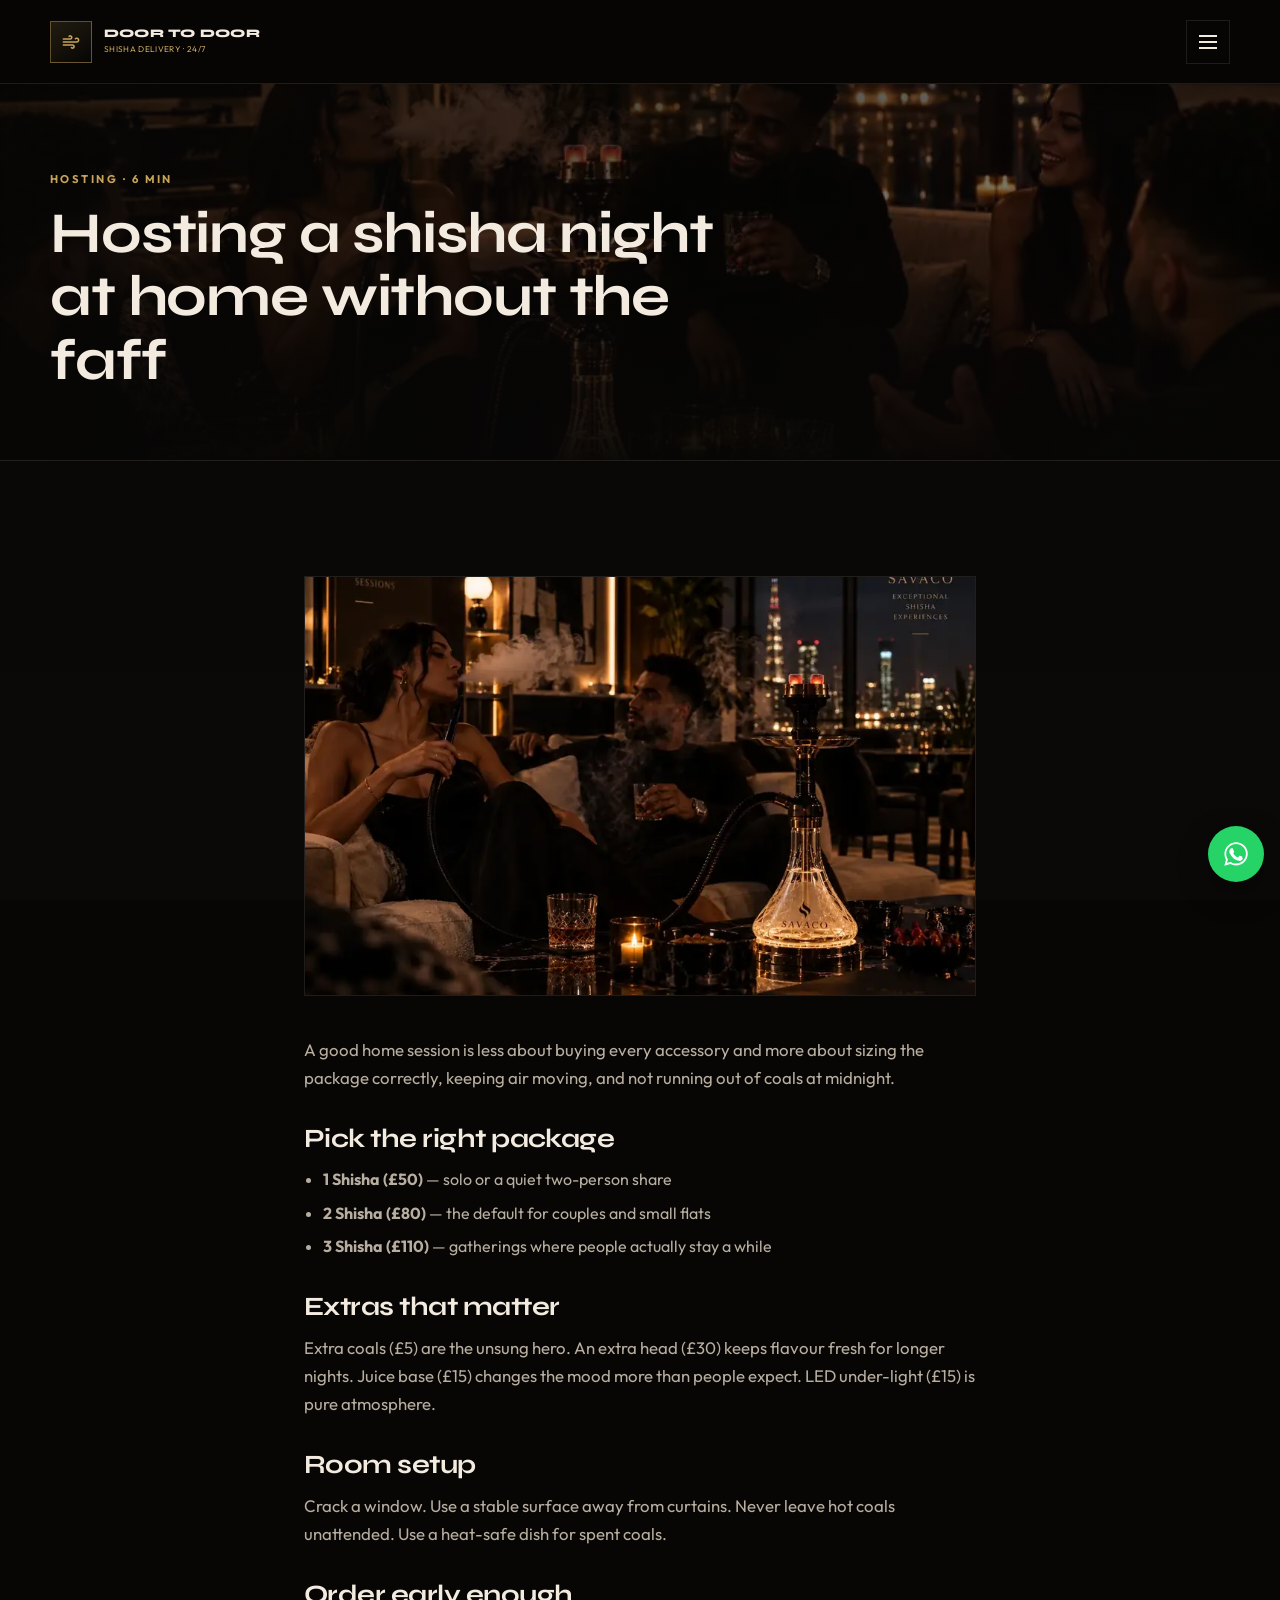
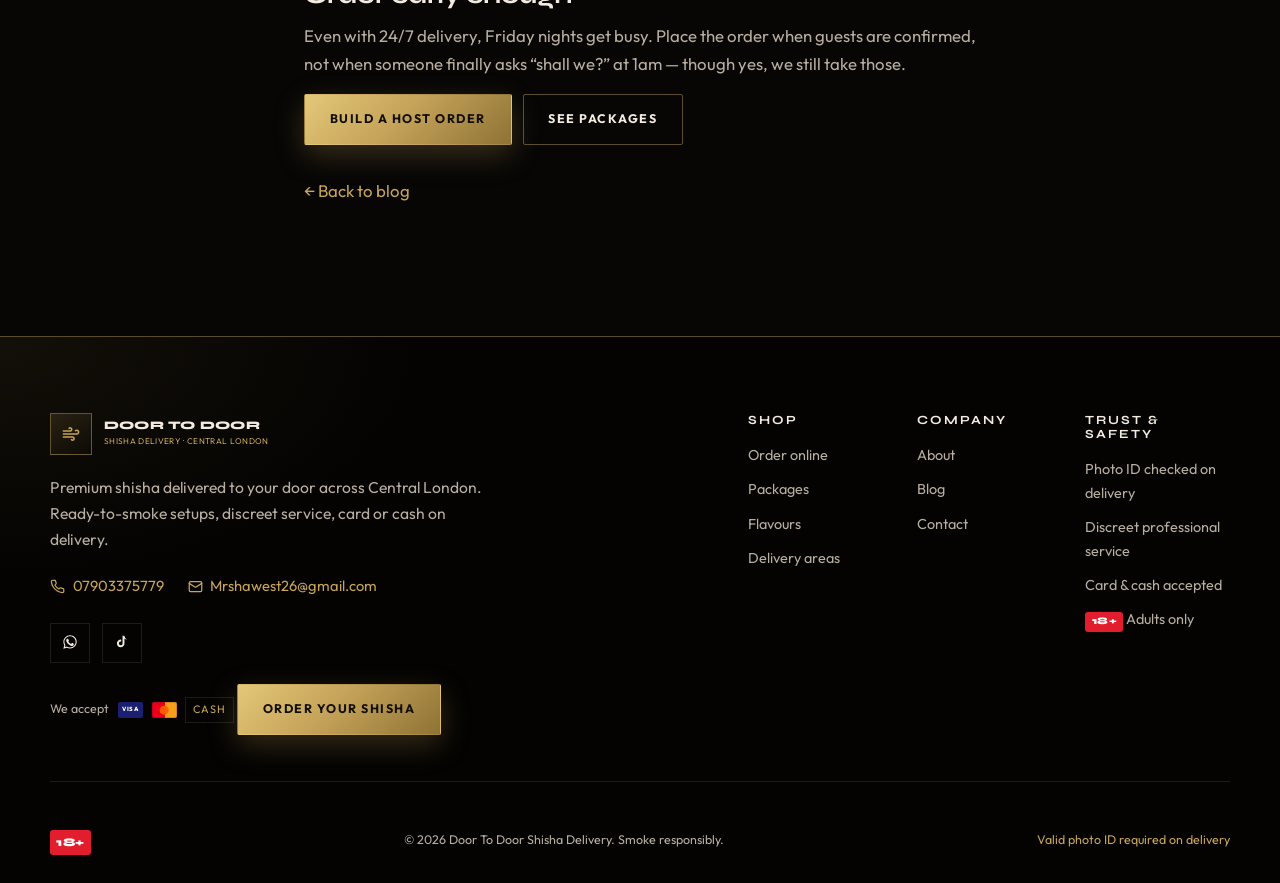
<file: blog/hosting-shisha-at-home.html>
<!DOCTYPE html>
<html lang="en-GB">
<head>
  <meta charset="UTF-8">
  <meta name="viewport" content="width=device-width, initial-scale=1.0">
  <title>Hosting Shisha at Home | Door To Door Shisha Delivery</title>
  <link rel="preconnect" href="https://fonts.googleapis.com">
  <link rel="preconnect" href="https://fonts.gstatic.com" crossorigin>
  <link href="https://fonts.googleapis.com/css2?family=Outfit:wght@400;600&family=Parisienne&family=Syne:wght@700;800&display=swap" rel="stylesheet" media="print" onload="this.media='all'">
  <noscript><link href="https://fonts.googleapis.com/css2?family=Outfit:wght@400;600&family=Parisienne&family=Syne:wght@700;800&display=swap" rel="stylesheet"></noscript>
  <link rel="stylesheet" href="../icons.css">
  <link rel="stylesheet" href="../style.css">
</head>
<body>
  <header class="site-header">
    <div class="container nav-bar">
      <a class="brand" href="../index.html">
        <div class="brand-mark"><span class="icon icon-wind" aria-hidden="true"></span></div>
        <div class="brand-copy"><strong>Door To Door</strong><span>Shisha Delivery · 24/7</span></div>
      </a>
      <button class="nav-toggle" type="button" aria-label="Open menu" aria-expanded="false"><span></span></button>
      <ul class="nav-links">
        <li><a href="../order.html">Order</a></li>
        <li><a href="../menu.html">Flavours</a></li>
        <li><a href="../packages.html">Packages</a></li>
        <li><a href="../areas.html">Areas</a></li>
        <li><a href="../about.html">About</a></li>
        <li><a class="active" href="../blog.html">Blog</a></li>
        <li><a href="../contact.html">Contact</a></li>
      </ul>
      <div class="nav-cta">
        <a class="btn btn-ghost" href="tel:07903375779">Call</a>
        <a class="btn btn-gold" href="../order.html">Order now</a>
      </div>
    </div>
  </header>

  <section class="page-hero" style="min-height:36vh;">
    <div class="hero-media" aria-hidden="true"><img src="../assets/images/shisha/experience/E03.webp" alt=""></div>
    <div class="page-hero-inner">
      <span class="eyebrow">Hosting · 6 min</span>
      <h1>Hosting a shisha night at home without the faff</h1>
    </div>
  </section>

  <article class="section">
    <div class="container prose">
      <img class="article-hero-img" src="../assets/images/shisha/experience/E02.webp" alt="Hosting shisha at home">
      <p>A good home session is less about buying every accessory and more about sizing the package correctly, keeping air moving, and not running out of coals at midnight.</p>
      <h2>Pick the right package</h2>
      <ul>
        <li><strong>1 Shisha (£50)</strong> — solo or a quiet two-person share</li>
        <li><strong>2 Shisha (£80)</strong> — the default for couples and small flats</li>
        <li><strong>3 Shisha (£110)</strong> — gatherings where people actually stay a while</li>
      </ul>
      <h2>Extras that matter</h2>
      <p>Extra coals (£5) are the unsung hero. An extra head (£30) keeps flavour fresh for longer nights. Juice base (£15) changes the mood more than people expect. LED under-light (£15) is pure atmosphere.</p>
      <h2>Room setup</h2>
      <p>Crack a window. Use a stable surface away from curtains. Never leave hot coals unattended. Use a heat-safe dish for spent coals.</p>
      <h2>Order early enough</h2>
      <p>Even with 24/7 delivery, Friday nights get busy. Place the order when guests are confirmed, not when someone finally asks “shall we?” at 1am — though yes, we still take those.</p>
      <p><a class="btn btn-gold" href="../order.html">Build a host order</a>
      <a class="btn btn-ghost" href="../packages.html" style="margin-left:0.5rem;">See packages</a></p>
      <p style="margin-top:2rem;"><a href="../blog.html" style="color:var(--gold);">← Back to blog</a></p>
    </div>
  </article>

  <footer class="site-footer"></footer>
  <script src="../footer.js" defer></script>
  <script src="../script.js" defer></script>
</body>
</html>
</file>
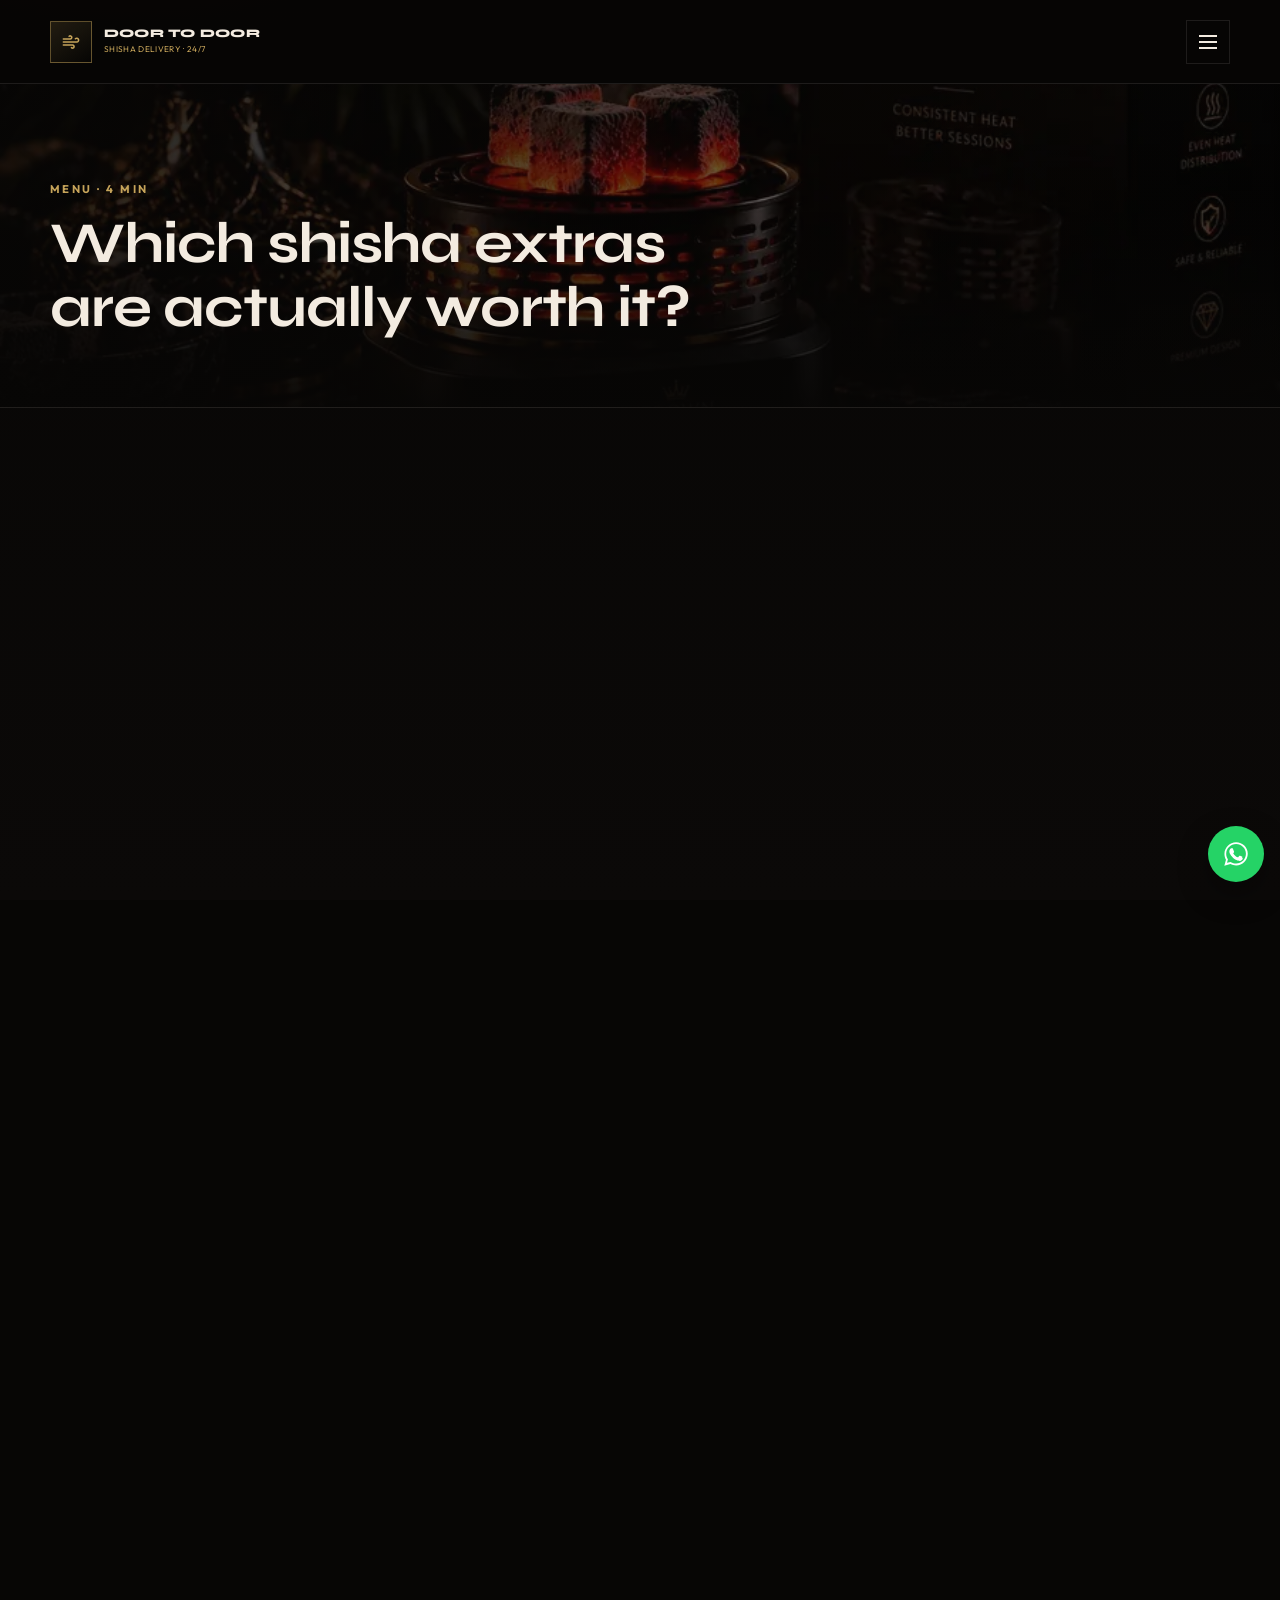
<file: blog/shisha-extras-worth-it.html>
<!DOCTYPE html>
<html lang="en-GB">
<head>
  <meta charset="UTF-8">
  <meta name="viewport" content="width=device-width, initial-scale=1.0">
  <title>Shisha Extras Worth It | Door To Door Shisha Delivery</title>
  <link rel="preconnect" href="https://fonts.googleapis.com">
  <link rel="preconnect" href="https://fonts.gstatic.com" crossorigin>
  <link href="https://fonts.googleapis.com/css2?family=Outfit:wght@400;600&family=Parisienne&family=Syne:wght@700;800&display=swap" rel="stylesheet" media="print" onload="this.media='all'">
  <noscript><link href="https://fonts.googleapis.com/css2?family=Outfit:wght@400;600&family=Parisienne&family=Syne:wght@700;800&display=swap" rel="stylesheet"></noscript>
  <link rel="stylesheet" href="../icons.css">
  <link rel="stylesheet" href="../style.css">
</head>
<body>
  <header class="site-header">
    <div class="container nav-bar">
      <a class="brand" href="../index.html">
        <div class="brand-mark"><span class="icon icon-wind" aria-hidden="true"></span></div>
        <div class="brand-copy"><strong>Door To Door</strong><span>Shisha Delivery · 24/7</span></div>
      </a>
      <button class="nav-toggle" type="button" aria-label="Open menu" aria-expanded="false"><span></span></button>
      <ul class="nav-links">
        <li><a href="../order.html">Order</a></li>
        <li><a href="../menu.html">Flavours</a></li>
        <li><a href="../packages.html">Packages</a></li>
        <li><a href="../areas.html">Areas</a></li>
        <li><a href="../about.html">About</a></li>
        <li><a class="active" href="../blog.html">Blog</a></li>
        <li><a href="../contact.html">Contact</a></li>
      </ul>
      <div class="nav-cta">
        <a class="btn btn-ghost" href="tel:07903375779">Call</a>
        <a class="btn btn-gold" href="../order.html">Order now</a>
      </div>
    </div>
  </header>

  <section class="page-hero" style="min-height:36vh;">
    <div class="hero-media" aria-hidden="true"><img src="../assets/images/shisha/upgrades/U02.webp" alt=""></div>
    <div class="page-hero-inner">
      <span class="eyebrow">Menu · 4 min</span>
      <h1>Which shisha extras are actually worth it?</h1>
    </div>
  </section>

  <article class="section">
    <div class="container prose">
      <img class="article-hero-img" src="../assets/images/shisha/upgrades/U03.webp" alt="Shisha extras and upgrades">
      <p>Not every add-on changes the night equally. Here’s how we rank the extras from our menu when customers ask what to take.</p>
      <h2>Almost always worth it</h2>
      <ul>
        <li><strong>Extra 10 coals — £5</strong> Cheap insurance against a short session.</li>
        <li><strong>Extra head — £30</strong> Flavour stays lively when the first pack fades.</li>
        <li><strong>Liquid base — £15</strong> Apple, orange, pineapple or tropical instead of water.</li>
      </ul>
      <h2>Worth it for groups</h2>
      <ul>
        <li><strong>Extra coal burner — £35</strong> (also included on 2 &amp; 3 shisha packages)</li>
        <li><strong>Extra flavour 50g — £10</strong> Let people rotate profiles without ending the night early.</li>
      </ul>
      <h2>Mood upgrades</h2>
      <ul>
        <li><strong>Light under the shisha — £15</strong> Soft glow for photos and late rooms.</li>
        <li><strong>Savaco 50g — £30</strong> When someone specifically wants the luxury pouch.</li>
      </ul>
      <p><a class="btn btn-gold" href="../order.html">Add extras at checkout</a>
      <a class="btn btn-ghost" href="../packages.html" style="margin-left:0.5rem;">Full price list</a></p>
      <p style="margin-top:2rem;"><a href="../blog.html" style="color:var(--gold);">← Back to blog</a></p>
    </div>
  </article>

  <footer class="site-footer"></footer>
  <script src="../footer.js" defer></script>
  <script src="../script.js" defer></script>
</body>
</html>
</file>
<file: icons.css>
/* Tiny icon set — replaces Font Awesome (~475KB) */
.icon {
  display: inline-block;
  width: 1.05em;
  height: 1.05em;
  flex-shrink: 0;
  background-color: currentColor;
  -webkit-mask: var(--icon) center / contain no-repeat;
  mask: var(--icon) center / contain no-repeat;
  vertical-align: -0.15em;
}

.icon-lg { width: 1.35em; height: 1.35em; }

.icon-wind {
  --icon: url("data:image/svg+xml;utf8,<svg xmlns='http://www.w3.org/2000/svg' viewBox='0 0 24 24' fill='none' stroke='black' stroke-width='2' stroke-linecap='round' stroke-linejoin='round'><path d='M17.7 7.7a2.5 2.5 0 1 1 1.8 4.3H2'/><path d='M9.6 4.6A2 2 0 1 1 11 8H2'/><path d='M12.6 19.4A2 2 0 1 0 14 16H2'/></svg>");
}
.icon-phone {
  --icon: url("data:image/svg+xml;utf8,<svg xmlns='http://www.w3.org/2000/svg' viewBox='0 0 24 24' fill='none' stroke='black' stroke-width='2' stroke-linecap='round' stroke-linejoin='round'><path d='M22 16.92v3a2 2 0 0 1-2.18 2 19.8 19.8 0 0 1-8.63-3.07 19.5 19.5 0 0 1-6-6A19.8 19.8 0 0 1 2.12 4.18 2 2 0 0 1 4.11 2h3a2 2 0 0 1 2 1.72c.13.81.36 1.6.7 2.35a2 2 0 0 1-.45 2.11L8.09 9.91a16 16 0 0 0 6 6l1.27-1.27a2 2 0 0 1 2.11-.45c.75.34 1.54.57 2.35.7A2 2 0 0 1 22 16.92z'/></svg>");
}
.icon-mail {
  --icon: url("data:image/svg+xml;utf8,<svg xmlns='http://www.w3.org/2000/svg' viewBox='0 0 24 24' fill='none' stroke='black' stroke-width='2' stroke-linecap='round' stroke-linejoin='round'><rect width='20' height='16' x='2' y='4' rx='2'/><path d='m22 7-8.97 5.7a1.94 1.94 0 0 1-2.06 0L2 7'/></svg>");
}
.icon-play {
  --icon: url("data:image/svg+xml;utf8,<svg xmlns='http://www.w3.org/2000/svg' viewBox='0 0 24 24' fill='black'><path d='M8 5v14l11-7z'/></svg>");
}
.icon-gem {
  --icon: url("data:image/svg+xml;utf8,<svg xmlns='http://www.w3.org/2000/svg' viewBox='0 0 24 24' fill='none' stroke='black' stroke-width='2' stroke-linecap='round' stroke-linejoin='round'><path d='M6 3h12l4 6-10 12L2 9z'/><path d='M2 9h20'/><path d='m11 3-4 6 5 12'/><path d='m13 3 4 6-5 12'/></svg>");
}
.icon-bolt {
  --icon: url("data:image/svg+xml;utf8,<svg xmlns='http://www.w3.org/2000/svg' viewBox='0 0 24 24' fill='none' stroke='black' stroke-width='2' stroke-linecap='round' stroke-linejoin='round'><path d='M13 2 3 14h9l-1 8 10-12h-9l1-8z'/></svg>");
}
.icon-clock {
  --icon: url("data:image/svg+xml;utf8,<svg xmlns='http://www.w3.org/2000/svg' viewBox='0 0 24 24' fill='none' stroke='black' stroke-width='2' stroke-linecap='round' stroke-linejoin='round'><circle cx='12' cy='12' r='10'/><path d='M12 6v6l4 2'/></svg>");
}
.icon-shield {
  --icon: url("data:image/svg+xml;utf8,<svg xmlns='http://www.w3.org/2000/svg' viewBox='0 0 24 24' fill='none' stroke='black' stroke-width='2' stroke-linecap='round' stroke-linejoin='round'><path d='M12 22s8-4 8-10V5l-8-3-8 3v7c0 6 8 10 8 10'/><path d='m9 12 2 2 4-4'/></svg>");
}
.icon-card {
  --icon: url("data:image/svg+xml;utf8,<svg xmlns='http://www.w3.org/2000/svg' viewBox='0 0 24 24' fill='none' stroke='black' stroke-width='2' stroke-linecap='round' stroke-linejoin='round'><rect width='20' height='14' x='2' y='5' rx='2'/><path d='M2 10h20'/></svg>");
}
.icon-whatsapp {
  --icon: url("data:image/svg+xml;utf8,<svg xmlns='http://www.w3.org/2000/svg' viewBox='0 0 24 24' fill='black'><path d='M17.5 14.4c-.3-.1-1.6-.8-1.9-.9-.3-.1-.5-.1-.7.1-.2.3-.8.9-.9 1.1-.2.2-.3.2-.6.1-1.6-.8-2.7-1.5-3.7-3.3-.2-.4.2-.3.6-1.1.1-.2 0-.4 0-.5-.1-.1-.7-1.7-.9-2.3-.2-.6-.5-.5-.7-.5h-.6c-.2 0-.5.1-.8.4-.3.3-1 1-1 2.4s1 2.8 1.2 3c.1.2 2 3.1 4.9 4.3 1.8.8 2.5.8 3.4.7.5-.1 1.6-.7 1.8-1.3.2-.6.2-1.2.1-1.3-.1-.1-.3-.2-.6-.3zM12.1 2C6.6 2 2.1 6.5 2.1 12c0 1.8.5 3.4 1.3 4.9L2 22l5.2-1.4c1.4.8 3.1 1.2 4.9 1.2 5.5 0 10-4.5 10-10S17.6 2 12.1 2zm0 18.2c-1.6 0-3.1-.4-4.4-1.2l-.3-.2-3.1.8.8-3-.2-.3c-.8-1.3-1.3-2.9-1.3-4.5 0-4.6 3.8-8.4 8.5-8.4s8.4 3.8 8.4 8.4-3.7 8.4-8.4 8.4z'/></svg>");
}
.icon-tiktok {
  --icon: url("data:image/svg+xml;utf8,<svg xmlns='http://www.w3.org/2000/svg' viewBox='0 0 24 24' fill='black'><path d='M19.6 8.2a6.7 6.7 0 0 1-3.9-1.2v7.1a5.7 5.7 0 1 1-4.9-5.6v2.9a2.8 2.8 0 1 0 2 2.7V2.5h2.8a6.7 6.7 0 0 0 4 5.7v0z'/></svg>");
}
.icon-visa,
.icon-mc {
  width: 2em;
  height: 1.25em;
  border-radius: 2px;
  background: #1a1f71;
  -webkit-mask: none;
  mask: none;
  position: relative;
  vertical-align: middle;
}
.icon-visa::after {
  content: "VISA";
  position: absolute;
  inset: 0;
  display: grid;
  place-items: center;
  font-size: 0.48em;
  font-weight: 800;
  letter-spacing: 0.08em;
  color: #fff;
  font-family: "Outfit", system-ui, sans-serif;
  background: transparent;
}
.icon-mc {
  background: linear-gradient(90deg, #eb001b 50%, #f79e1b 50%);
  box-shadow: inset 0 0 0 1px rgba(0,0,0,0.15);
}
.icon-mc::after {
  content: "";
  position: absolute;
  left: 50%;
  top: 50%;
  width: 0.7em;
  height: 0.7em;
  transform: translate(-50%, -50%);
  border-radius: 50%;
  background: #ff5f00;
  opacity: 0.95;
}
</file>
<file: style.css>
/* SHISHA DELIVERY — Premium Central London Brand System */
:root {
  --ink: #070605;
  --ink-soft: #12100e;
  --ink-raised: #1a1714;
  --gold: #c6a45a;
  --gold-bright: #e4c878;
  --gold-deep: #8f7335;
  --cream: #f3ebe0;
  --cream-mute: #b8aea0;
  --smoke: rgba(198, 164, 90, 0.12);
  --line: rgba(243, 235, 224, 0.1);
  --line-gold: rgba(198, 164, 90, 0.45);
  --danger: #c45c4a;
  --ok: #6f9e7a;
  --radius: 2px;
  --max: 1180px;
  --nav-h: 84px;
  --age: #e11d2e;
  --wa: #25d366;
  --ease: cubic-bezier(0.22, 1, 0.36, 1);
  --shadow: 0 30px 80px rgba(0, 0, 0, 0.55);
}

*,
*::before,
*::after {
  box-sizing: border-box;
  margin: 0;
  padding: 0;
}

html {
  scroll-behavior: smooth;
}

body {
  font-family: "Outfit", system-ui, sans-serif;
  background: var(--ink);
  color: var(--cream);
  line-height: 1.65;
  overflow-x: hidden;
  -webkit-font-smoothing: antialiased;
}

body::before {
  content: "";
  position: fixed;
  inset: 0;
  pointer-events: none;
  z-index: 0;
  background:
    radial-gradient(ellipse 80% 50% at 10% -10%, rgba(198, 164, 90, 0.08), transparent 55%),
    radial-gradient(ellipse 60% 40% at 100% 20%, rgba(120, 40, 30, 0.06), transparent 50%),
    linear-gradient(180deg, #070605 0%, #0b0908 100%);
}

img {
  max-width: 100%;
  display: block;
}

a {
  color: inherit;
  text-decoration: none;
}

button,
input,
select,
textarea {
  font: inherit;
  color: inherit;
}

h1, h2, h3, h4 {
  font-family: "Syne", sans-serif;
  font-weight: 700;
  letter-spacing: -0.02em;
  line-height: 1.1;
  color: var(--cream);
}

.script {
  font-family: "Parisienne", cursive;
  font-weight: 400;
  color: var(--gold-bright);
  letter-spacing: 0;
}

.container {
  width: min(100% - 2.5rem, var(--max));
  margin-inline: auto;
  position: relative;
  z-index: 1;
}

.container-wide {
  width: min(100% - 2.5rem, 1320px);
  margin-inline: auto;
  position: relative;
  z-index: 1;
}

/* ——— NAV ——— */
.site-header {
  position: sticky;
  top: 0;
  z-index: 1000;
  height: var(--nav-h);
  background: rgba(7, 6, 5, 0.94);
  border-bottom: 1px solid var(--line);
}

.nav-bar {
  height: var(--nav-h);
  display: flex;
  align-items: center;
  justify-content: space-between;
  gap: 1.75rem;
  min-width: 0;
  padding-block: 0.35rem;
}

.brand {
  display: flex;
  align-items: center;
  gap: 0.75rem;
  flex: 0 0 auto;
  min-width: 0;
}

.brand-copy {
  min-width: 0;
}

.brand-copy strong {
  display: block;
  font-family: "Syne", sans-serif;
  font-size: 0.84rem;
  font-weight: 800;
  letter-spacing: 0.06em;
  text-transform: uppercase;
  line-height: 1.2;
  white-space: nowrap;
}

.brand-copy span {
  display: block;
  font-size: 0.64rem;
  letter-spacing: 0.1em;
  text-transform: uppercase;
  color: var(--gold);
  margin-top: 0.15rem;
  white-space: nowrap;
}

.nav-cta {
  display: flex;
  align-items: center;
  gap: 0.85rem;
  flex-shrink: 0;
}

.nav-cta .btn-ghost {
  display: none; /* Call lives in drawer / phone link */
}

.nav-cta .btn-gold {
  padding: 0.75rem 1.25rem;
}

.nav-toggle {
  display: none;
  width: 44px;
  height: 44px;
  border: 1px solid var(--line);
  background: transparent;
  color: var(--cream);
  cursor: pointer;
  align-items: center;
  justify-content: center;
  flex-shrink: 0;
}

.brand-mark {
  width: 42px;
  height: 42px;
  flex-shrink: 0;
  border: 1px solid var(--line-gold);
  display: grid;
  place-items: center;
  color: var(--gold);
  font-size: 1.05rem;
  background: linear-gradient(145deg, rgba(198, 164, 90, 0.15), transparent);
}

.nav-links {
  display: flex;
  align-items: center;
  gap: clamp(1rem, 1.6vw, 1.65rem);
  list-style: none;
  flex: 1 1 auto;
  justify-content: center;
  min-width: 0;
  padding-inline: 0.75rem;
}

.nav-links a {
  font-size: 0.72rem;
  font-weight: 500;
  letter-spacing: 0.06em;
  text-transform: uppercase;
  color: var(--cream-mute);
  position: relative;
  padding: 0.5rem 0;
  transition: color 0.25s var(--ease);
  white-space: nowrap;
}

.nav-links a::after {
  content: "";
  position: absolute;
  left: 0;
  bottom: 0.15rem;
  width: 0;
  height: 1px;
  background: var(--gold);
  transition: width 0.3s var(--ease);
}

.nav-links a:hover,
.nav-links a.active {
  color: var(--cream);
}

.nav-links a:hover::after,
.nav-links a.active::after {
  width: 100%;
}

.nav-phone {
  display: none !important; /* phone lives in drawer Call + footer — keeps header breathing */
}

.nav-toggle span {
  display: block;
  width: 18px;
  height: 1.5px;
  background: currentColor;
  position: relative;
}

.nav-toggle span::before,
.nav-toggle span::after {
  content: "";
  position: absolute;
  left: 0;
  width: 18px;
  height: 1.5px;
  background: currentColor;
}

.nav-toggle span::before { top: -6px; }
.nav-toggle span::after { top: 6px; }

.nav-drawer {
  display: none;
}

/* ——— BUTTONS ——— */
.btn {
  display: inline-flex;
  align-items: center;
  justify-content: center;
  gap: 0.55rem;
  padding: 0.9rem 1.55rem;
  border: 1px solid transparent;
  border-radius: var(--radius);
  font-size: 0.78rem;
  font-weight: 700;
  letter-spacing: 0.12em;
  text-transform: uppercase;
  cursor: pointer;
  transition: transform 0.25s var(--ease), background 0.25s, border-color 0.25s, color 0.25s, box-shadow 0.25s;
  white-space: nowrap;
}

.btn:hover {
  transform: translateY(-2px);
}

.btn-gold {
  background: linear-gradient(135deg, var(--gold-bright), var(--gold) 45%, var(--gold-deep));
  color: #120f0b;
  box-shadow: 0 10px 30px rgba(198, 164, 90, 0.25);
}

.btn-gold:hover {
  box-shadow: 0 14px 36px rgba(198, 164, 90, 0.4);
}

.btn-ghost {
  background: transparent;
  border-color: var(--line-gold);
  color: var(--cream);
}

.btn-ghost:hover {
  border-color: var(--gold);
  color: var(--gold-bright);
}

.btn-soft {
  background: var(--ink-raised);
  border-color: var(--line);
  color: var(--cream);
}

.btn-block {
  width: 100%;
}

.btn:disabled {
  opacity: 0.45;
  cursor: not-allowed;
  transform: none;
}

/* ——— HERO ——— */
.hero {
  position: relative;
  min-height: min(100vh, 920px);
  display: flex;
  align-items: flex-end;
  padding: 0 0 5.5rem;
  overflow: hidden;
  z-index: 1;
}

.hero-media {
  position: absolute;
  inset: 0;
  z-index: 0;
  background: #070605;
}

.hero-media img,
.hero-media video,
.hero-video,
.hero-fallback {
  width: 100%;
  height: 100%;
  object-fit: cover;
  object-position: center 42%;
}

.hero-video-wrap {
  position: absolute;
  inset: 0;
  overflow: hidden;
  z-index: 2;
}

.hero--video .hero-video-wrap {
  transform: scale(1.06);
  animation: heroVideoDrift 28s ease-in-out infinite alternate;
}

.hero-media img:not(.hero-fallback) {
  transform: scale(1.04);
  animation: heroDrift 18s ease-in-out infinite alternate;
}

.hero-media::after {
  content: "";
  position: absolute;
  inset: 0;
  pointer-events: none;
  background:
    linear-gradient(90deg, rgba(7, 6, 5, 0.88) 0%, rgba(7, 6, 5, 0.55) 48%, rgba(7, 6, 5, 0.35) 100%),
    linear-gradient(180deg, rgba(7, 6, 5, 0.35) 0%, rgba(7, 6, 5, 0.15) 35%, rgba(7, 6, 5, 0.95) 100%);
}

.hero--video .hero-media::after {
  background:
    linear-gradient(105deg, rgba(7, 6, 5, 0.78) 0%, rgba(7, 6, 5, 0.45) 40%, rgba(7, 6, 5, 0.2) 70%, rgba(7, 6, 5, 0.4) 100%),
    linear-gradient(180deg, rgba(7, 6, 5, 0.25) 0%, rgba(7, 6, 5, 0.05) 45%, rgba(7, 6, 5, 0.85) 100%);
}

.hero-video-wrap .hero-video {
  position: absolute;
  inset: 0;
  width: 100%;
  height: 100%;
  object-fit: cover;
  object-position: center 40%;
  transform: none;
  animation: none;
  /* no CSS filter — filters can freeze video on some browsers */
  filter: none;
}

.hero-play-btn {
  position: absolute;
  left: 50%;
  top: 42%;
  transform: translate(-50%, -50%);
  z-index: 5;
  display: none;
  align-items: center;
  gap: 0.65rem;
  padding: 0.9rem 1.35rem;
  border: 1px solid var(--line-gold);
  border-radius: 999px;
  background: rgba(7, 6, 5, 0.82);
  color: var(--cream);
  font-size: 0.85rem;
  font-weight: 700;
  letter-spacing: 0.08em;
  text-transform: uppercase;
  cursor: pointer;
}

.hero-play-btn.is-visible {
  display: inline-flex;
}

.hero-play-btn i {
  color: var(--gold);
}

.hero-play-btn:hover {
  border-color: var(--gold);
  color: var(--gold-bright);
}

.hero-inner {
  position: relative;
  z-index: 2;
  width: min(100% - 2.5rem, var(--max));
  margin-inline: auto;
  max-width: 720px;
  padding-bottom: 0.5rem;
}

.hero--video .hero-inner {
  margin-left: max(1.25rem, calc((100% - min(100% - 2.5rem, var(--max))) / 2));
  margin-right: auto;
}

.hero-brand {
  font-family: "Syne", sans-serif;
  font-size: clamp(2.6rem, 7vw, 5.2rem);
  font-weight: 800;
  letter-spacing: 0.04em;
  text-transform: uppercase;
  line-height: 0.95;
  margin-bottom: 0.85rem;
  animation: riseIn 0.9s var(--ease) both;
  text-shadow: 0 10px 40px rgba(0, 0, 0, 0.65);
}

.hero-brand em {
  font-style: normal;
  color: var(--gold);
  display: block;
}

.hero-brand {
  font-size: clamp(2.1rem, 5.5vw, 4.2rem);
}

.hero-tag {
  font-family: "Parisienne", cursive;
  font-size: clamp(1.5rem, 3vw, 2.1rem);
  color: #c9b48a;
  margin-bottom: 1.25rem;
  animation: riseIn 0.9s 0.1s var(--ease) both;
  text-shadow:
    0 1px 2px rgba(0, 0, 0, 0.95),
    0 2px 8px rgba(0, 0, 0, 0.85),
    0 8px 28px rgba(0, 0, 0, 0.7);
}

.hero-lead {
  font-size: 1.05rem;
  color: #b9aea0;
  max-width: 34rem;
  margin-bottom: 1.75rem;
  animation: riseIn 0.9s 0.18s var(--ease) both;
  text-shadow:
    0 1px 2px rgba(0, 0, 0, 0.95),
    0 3px 14px rgba(0, 0, 0, 0.8);
}

.hero-actions {
  display: flex;
  flex-wrap: wrap;
  gap: 0.85rem;
  margin-bottom: 1.5rem;
  animation: riseIn 0.9s 0.26s var(--ease) both;
}

.hero-meta {
  display: flex;
  flex-wrap: wrap;
  gap: 1.25rem 1.75rem;
  font-size: 0.72rem;
  letter-spacing: 0.16em;
  text-transform: uppercase;
  color: var(--gold);
  animation: riseIn 0.9s 0.34s var(--ease) both;
}

.page-hero {
  position: relative;
  min-height: 42vh;
  display: flex;
  align-items: flex-end;
  padding: 5rem 0 3.5rem;
  overflow: hidden;
  border-bottom: 1px solid var(--line);
}

.page-hero .hero-media img {
  animation: none;
  transform: none;
}

.page-hero-inner {
  position: relative;
  z-index: 2;
  width: min(100% - 2.5rem, var(--max));
  margin-inline: auto;
}

.page-hero h1 {
  font-size: clamp(2.2rem, 5vw, 3.6rem);
  max-width: 16ch;
  margin-bottom: 0.75rem;
}

.page-hero p {
  color: var(--cream-mute);
  max-width: 38rem;
  font-size: 1.05rem;
}

.eyebrow {
  display: inline-block;
  font-size: 0.7rem;
  font-weight: 700;
  letter-spacing: 0.22em;
  text-transform: uppercase;
  color: var(--gold);
  margin-bottom: 0.85rem;
}

/* ——— SECTIONS ——— */
.section {
  position: relative;
  z-index: 1;
  padding: clamp(4.5rem, 9vw, 7.5rem) 0;
  content-visibility: auto;
  contain-intrinsic-size: 1px 800px;
}

.section-tight {
  padding: clamp(3.5rem, 7vw, 5.5rem) 0;
}

.section-muted {
  background: linear-gradient(180deg, rgba(18, 16, 14, 0.65), rgba(7, 6, 5, 0.2));
}

.section-head {
  max-width: 40rem;
  margin-bottom: clamp(2.5rem, 5vw, 3.75rem);
}

.section-head.center {
  text-align: center;
  margin-inline: auto;
}

.section-head h2 {
  font-size: clamp(1.9rem, 4vw, 3rem);
  margin-bottom: 0.85rem;
}

.section-head p {
  color: var(--cream-mute);
  font-size: 1.05rem;
}

/* ——— SPLIT ——— */
.split {
  display: grid;
  grid-template-columns: 1.05fr 0.95fr;
  gap: clamp(2.5rem, 6vw, 5.5rem);
  align-items: center;
}

.split.reverse {
  grid-template-columns: 0.95fr 1.05fr;
}

.split.reverse .split-copy {
  order: 2;
}

.split-visual {
  position: relative;
}

.split-visual img {
  width: 100%;
  aspect-ratio: 4 / 5;
  object-fit: cover;
  border: 1px solid var(--line);
  box-shadow: var(--shadow);
}

.split-visual::before {
  content: "";
  position: absolute;
  inset: 1.25rem -1.25rem -1.25rem 1.25rem;
  border: 1px solid var(--line-gold);
  z-index: -1;
  opacity: 0.7;
}

.split-copy h2 {
  font-size: clamp(1.8rem, 3.5vw, 2.6rem);
  margin-bottom: 1rem;
}

.split-copy p {
  color: var(--cream-mute);
  margin-bottom: 1rem;
}

.split-copy p + .btn,
.split-copy .btn-row {
  margin-top: 1.5rem;
}

.btn-row {
  display: flex;
  flex-wrap: wrap;
  gap: 0.75rem;
}

/* ——— STEPS (no cards) ——— */
.steps {
  display: grid;
  grid-template-columns: repeat(3, 1fr);
  gap: 2.5rem 3rem;
  counter-reset: step;
}

.step {
  position: relative;
  padding-top: 0.5rem;
  border-top: 1px solid var(--line-gold);
}

.step::before {
  counter-increment: step;
  content: "0" counter(step);
  display: block;
  font-family: "Syne", sans-serif;
  font-size: 2rem;
  font-weight: 700;
  color: var(--gold);
  margin: 1.25rem 0 1rem;
}

.step h3 {
  font-size: 1.15rem;
  margin-bottom: 0.55rem;
}

.step p {
  color: var(--cream-mute);
  font-size: 0.95rem;
}

/* ——— MENU / ORDER ITEMS ——— */
.menu-band {
  display: grid;
  gap: 1.25rem;
}

.pkg-row {
  display: grid;
  grid-template-columns: minmax(180px, 280px) 1fr auto;
  gap: 1.5rem;
  align-items: center;
  padding: 1.25rem;
  border: 1px solid var(--line);
  background: rgba(18, 16, 14, 0.55);
  transition: border-color 0.25s, background 0.25s, transform 0.25s var(--ease);
  cursor: pointer;
}

.pkg-row:hover,
.pkg-row.is-selected {
  border-color: var(--line-gold);
  background: rgba(198, 164, 90, 0.06);
}

.pkg-row.is-selected {
  box-shadow: inset 0 0 0 1px var(--gold);
}

.pkg-row img {
  width: 100%;
  height: 160px;
  object-fit: cover;
}

.pkg-row h3 {
  font-size: 1.25rem;
  margin-bottom: 0.35rem;
}

.pkg-row .price {
  font-family: "Syne", sans-serif;
  font-size: 1.85rem;
  color: var(--gold);
  font-weight: 700;
}

.pkg-row ul {
  list-style: none;
  margin-top: 0.75rem;
  display: grid;
  gap: 0.35rem;
}

.pkg-row li {
  font-size: 0.9rem;
  color: var(--cream-mute);
  display: flex;
  gap: 0.5rem;
  align-items: flex-start;
}

.pkg-row li::before {
  content: "◆";
  color: var(--gold);
  font-size: 0.55rem;
  margin-top: 0.45rem;
}

.pkg-row .pkg-cta {
  align-self: end;
}

.pkg-badge {
  display: inline-block;
  font-size: 0.65rem;
  font-weight: 800;
  letter-spacing: 0.14em;
  text-transform: uppercase;
  color: #120f0b;
  background: var(--gold);
  padding: 0.25rem 0.55rem;
  margin-bottom: 0.5rem;
}

/* Flavour menu — editorial rows, not a stacked collage */
.flavour-list {
  display: grid;
  gap: 0;
  border-top: 1px solid var(--line);
}

.flavour-row {
  display: grid;
  grid-template-columns: minmax(140px, 220px) 1fr auto;
  gap: 1.75rem;
  align-items: center;
  padding: 1.75rem 0;
  border-bottom: 1px solid var(--line);
}

.flavour-row img {
  width: 100%;
  aspect-ratio: 1;
  object-fit: cover;
  border: 1px solid var(--line);
}

.flavour-row h3 {
  font-size: 1.35rem;
  margin-bottom: 0.35rem;
}

.flavour-row p {
  color: var(--cream-mute);
  font-size: 0.95rem;
  max-width: 36rem;
}

.flavour-row .flavour-meta {
  text-align: right;
  font-size: 0.72rem;
  letter-spacing: 0.14em;
  text-transform: uppercase;
  color: var(--gold);
}

.flavour-featured {
  display: grid;
  grid-template-columns: 1.1fr 0.9fr;
  gap: clamp(2rem, 5vw, 4rem);
  align-items: center;
  margin-bottom: 3rem;
}

.flavour-featured img {
  width: 100%;
  aspect-ratio: 4 / 3;
  object-fit: cover;
  border: 1px solid var(--line);
  box-shadow: var(--shadow);
}

@media (max-width: 800px) {
  .flavour-row {
    grid-template-columns: 100px 1fr;
    gap: 1rem;
  }
  .flavour-row .flavour-meta {
    grid-column: 2;
    text-align: left;
    margin-top: 0.35rem;
  }
  .flavour-featured {
    grid-template-columns: 1fr;
  }
}

/* Feature strip — not card clutter */
.feature-strip {
  display: grid;
  grid-template-columns: repeat(5, 1fr);
  gap: 0;
  border-top: 1px solid var(--line);
  border-bottom: 1px solid var(--line);
}

.feature-item {
  padding: 2rem 1.25rem;
  text-align: center;
  border-right: 1px solid var(--line);
}

.feature-item:last-child {
  border-right: none;
}

.feature-item i {
  color: var(--gold);
  font-size: 1.25rem;
  margin-bottom: 0.85rem;
  display: block;
}

.feature-item strong {
  display: block;
  font-family: "Syne", sans-serif;
  font-size: 0.88rem;
  letter-spacing: 0.04em;
  margin-bottom: 0.35rem;
}

.feature-item span {
  font-size: 0.8rem;
  color: var(--cream-mute);
}

/* Coverage */
.area-grid {
  display: grid;
  grid-template-columns: repeat(4, 1fr);
  gap: 1px;
  background: var(--line);
  border: 1px solid var(--line);
}

.area-cell {
  background: var(--ink);
  padding: 1.75rem 1.25rem;
  transition: background 0.25s;
}

.area-cell:hover {
  background: var(--ink-raised);
}

.area-cell strong {
  display: block;
  font-family: "Syne", sans-serif;
  font-size: 1.05rem;
  margin-bottom: 0.35rem;
}

.area-cell span {
  font-size: 0.78rem;
  letter-spacing: 0.1em;
  text-transform: uppercase;
  color: var(--gold);
}

/* Extras list */
.extras-list {
  display: grid;
  grid-template-columns: repeat(2, 1fr);
  gap: 1.5rem 2.5rem;
}

.extra-line {
  display: grid;
  grid-template-columns: 1fr auto;
  gap: 1rem;
  padding-bottom: 1.25rem;
  border-bottom: 1px solid var(--line);
  align-items: start;
}

.extra-line h4 {
  font-size: 1.05rem;
  margin-bottom: 0.3rem;
}

.extra-line p {
  font-size: 0.9rem;
  color: var(--cream-mute);
}

.extra-line .price {
  font-family: "Syne", sans-serif;
  color: var(--gold);
  font-weight: 700;
  font-size: 1.15rem;
}

/* Story moments — spaced, not cramped */
.moments {
  display: grid;
  grid-template-columns: 1.2fr 0.8fr;
  gap: 2rem;
}

.moment-main img,
.moment-side img {
  width: 100%;
  object-fit: cover;
  border: 1px solid var(--line);
}

.moment-main img {
  aspect-ratio: 16 / 11;
}

.moment-side {
  display: grid;
  gap: 2rem;
}

.moment-side img {
  aspect-ratio: 16 / 10;
  height: 100%;
}

.moment-cap {
  margin-top: 0.85rem;
}

.moment-cap h3 {
  font-size: 1.05rem;
  margin-bottom: 0.25rem;
}

.moment-cap p {
  font-size: 0.9rem;
  color: var(--cream-mute);
}

/* CTA band */
.cta-band {
  position: relative;
  padding: clamp(5rem, 10vw, 8rem) 0;
  overflow: hidden;
  text-align: center;
}

.cta-band .hero-media::after {
  background:
    linear-gradient(180deg, rgba(7, 6, 5, 0.75), rgba(7, 6, 5, 0.92));
}

.cta-band h2 {
  font-size: clamp(2rem, 5vw, 3.4rem);
  margin-bottom: 0.75rem;
}

.cta-band .script {
  display: block;
  margin-bottom: 1.5rem;
  font-size: 1.75rem;
}

.cta-band p {
  color: var(--cream-mute);
  max-width: 32rem;
  margin: 0 auto 1.75rem;
}

/* ——— ORDER PAGE ——— */
.order-layout {
  display: grid;
  grid-template-columns: 1fr minmax(300px, 360px);
  gap: 2.5rem;
  align-items: start;
}

.order-panel {
  border: 1px solid var(--line);
  background: rgba(18, 16, 14, 0.7);
  padding: 1.5rem;
  position: sticky;
  top: calc(var(--nav-h) + 1.25rem);
}

.order-panel h3 {
  font-size: 1.2rem;
  margin-bottom: 1rem;
}

.summary-line {
  display: flex;
  justify-content: space-between;
  gap: 1rem;
  font-size: 0.9rem;
  padding: 0.55rem 0;
  border-bottom: 1px solid var(--line);
  color: var(--cream-mute);
}

.summary-line strong {
  color: var(--cream);
  text-align: right;
  font-weight: 600;
}

.summary-total {
  display: flex;
  justify-content: space-between;
  align-items: baseline;
  margin: 1.1rem 0 1.35rem;
  font-family: "Syne", sans-serif;
}

.summary-total span {
  font-size: 0.85rem;
  letter-spacing: 0.1em;
  text-transform: uppercase;
  color: var(--cream-mute);
}

.summary-total strong {
  font-size: 2rem;
  color: var(--gold);
}

.form-stack {
  display: grid;
  gap: 0.85rem;
}

.form-stack label {
  display: grid;
  gap: 0.35rem;
  font-size: 0.72rem;
  letter-spacing: 0.14em;
  text-transform: uppercase;
  color: var(--gold);
  font-weight: 600;
}

.form-stack input,
.form-stack select,
.form-stack textarea {
  width: 100%;
  padding: 0.85rem 0.95rem;
  background: var(--ink);
  border: 1px solid var(--line);
  border-radius: var(--radius);
  color: var(--cream);
}

.form-stack input:focus,
.form-stack select:focus,
.form-stack textarea:focus {
  outline: none;
  border-color: var(--gold);
}

.pay-options {
  display: grid;
  gap: 0.65rem;
  margin: 0.5rem 0 1rem;
}

.pay-option {
  display: flex;
  align-items: flex-start;
  gap: 0.75rem;
  padding: 0.95rem;
  border: 1px solid var(--line);
  cursor: pointer;
  transition: border-color 0.2s, background 0.2s;
}

.pay-option:has(input:checked),
.pay-option.is-active {
  border-color: var(--line-gold);
  background: rgba(198, 164, 90, 0.08);
}

.pay-option input {
  margin-top: 0.2rem;
  accent-color: var(--gold);
}

.pay-option strong {
  display: block;
  font-size: 0.92rem;
  margin-bottom: 0.15rem;
  color: var(--cream);
  text-transform: none;
  letter-spacing: 0;
}

.pay-option span {
  font-size: 0.8rem;
  color: var(--cream-mute);
  text-transform: none;
  letter-spacing: 0;
  font-weight: 400;
}

.addon-checks {
  display: grid;
  gap: 0.55rem;
  margin: 1rem 0;
}

.addon-checks label {
  display: flex;
  align-items: center;
  gap: 0.65rem;
  font-size: 0.88rem;
  letter-spacing: 0;
  text-transform: none;
  color: var(--cream-mute);
  font-weight: 400;
  cursor: pointer;
}

.addon-checks input {
  accent-color: var(--gold);
}

.order-note {
  font-size: 0.78rem;
  color: var(--cream-mute);
  margin-top: 0.85rem;
  line-height: 1.5;
}

.toast {
  position: fixed;
  bottom: 1.5rem;
  right: 1.5rem;
  z-index: 4000;
  max-width: 360px;
  padding: 1.1rem 1.25rem;
  background: var(--ink-raised);
  border: 1px solid var(--line-gold);
  box-shadow: var(--shadow);
  transform: translateY(120%);
  opacity: 0;
  transition: transform 0.35s var(--ease), opacity 0.35s;
}

.toast.show {
  transform: translateY(0);
  opacity: 1;
}

.toast strong {
  display: block;
  color: var(--gold);
  margin-bottom: 0.25rem;
}

/* Flavour picker chips */
.chip-grid {
  display: flex;
  flex-wrap: wrap;
  gap: 0.5rem;
  margin: 0.75rem 0 1.25rem;
}

.chip {
  border: 1px solid var(--line);
  background: transparent;
  color: var(--cream-mute);
  padding: 0.55rem 0.85rem;
  font-size: 0.78rem;
  cursor: pointer;
  transition: all 0.2s;
}

.chip:hover,
.chip.is-active {
  border-color: var(--gold);
  color: var(--cream);
  background: rgba(198, 164, 90, 0.1);
}

/* ——— BLOG ——— */
.blog-grid {
  display: grid;
  grid-template-columns: repeat(3, 1fr);
  gap: 2rem;
}

.blog-card {
  display: flex;
  flex-direction: column;
  border-bottom: 1px solid var(--line);
  padding-bottom: 1.5rem;
  transition: transform 0.3s var(--ease);
}

.blog-card:hover {
  transform: translateY(-4px);
}

.blog-card img {
  aspect-ratio: 16 / 11;
  object-fit: cover;
  border: 1px solid var(--line);
  margin-bottom: 1.1rem;
}

.blog-card .meta {
  font-size: 0.7rem;
  letter-spacing: 0.14em;
  text-transform: uppercase;
  color: var(--gold);
  margin-bottom: 0.55rem;
}

.blog-card h3 {
  font-size: 1.25rem;
  margin-bottom: 0.55rem;
}

.blog-card p {
  color: var(--cream-mute);
  font-size: 0.92rem;
  flex-grow: 1;
  margin-bottom: 1rem;
}

.blog-card .read {
  font-size: 0.75rem;
  letter-spacing: 0.12em;
  text-transform: uppercase;
  color: var(--gold);
  font-weight: 700;
}

.prose {
  max-width: 42rem;
  margin-inline: auto;
}

.prose h2 {
  font-size: 1.65rem;
  margin: 2rem 0 0.85rem;
}

.prose p {
  color: var(--cream-mute);
  margin-bottom: 1rem;
  font-size: 1.05rem;
}

.prose ul {
  margin: 0 0 1.25rem 1.2rem;
  color: var(--cream-mute);
}

.prose li {
  margin-bottom: 0.45rem;
}

.article-hero-img {
  width: 100%;
  max-height: 420px;
  object-fit: cover;
  border: 1px solid var(--line);
  margin: 0 auto 2.5rem;
  display: block;
}

/* ——— CONTACT ——— */
.contact-grid {
  display: grid;
  grid-template-columns: 1fr 1fr;
  gap: 3rem;
}

.contact-block {
  padding: 1.5rem 0;
  border-top: 1px solid var(--line);
}

.contact-block h3 {
  font-size: 1.15rem;
  margin-bottom: 0.5rem;
}

.contact-block p,
.contact-block a {
  color: var(--cream-mute);
}

.contact-block a:hover {
  color: var(--gold);
}

.contact-block .big {
  font-family: "Syne", sans-serif;
  font-size: 1.6rem;
  color: var(--gold);
  display: block;
  margin: 0.35rem 0 0.75rem;
}

/* ——— FOOTER ——— */
.site-footer {
  position: relative;
  z-index: 1;
  border-top: 1px solid var(--line-gold);
  padding: 4.75rem 0 1.75rem;
  background:
    radial-gradient(ellipse 60% 80% at 0% 0%, rgba(198, 164, 90, 0.08), transparent 55%),
    #040302;
}

.footer-top {
  display: grid;
  grid-template-columns: 1.35fr 1fr;
  gap: 3rem;
  margin-bottom: 3rem;
  padding-bottom: 2.5rem;
  border-bottom: 1px solid var(--line);
}

.footer-brand-block .brand {
  margin-bottom: 1.25rem;
}

.footer-lead {
  color: var(--cream-mute);
  max-width: 28rem;
  margin-bottom: 1.35rem;
  font-size: 0.98rem;
}

.footer-contact-row {
  display: flex;
  flex-wrap: wrap;
  gap: 1rem 1.5rem;
  margin-bottom: 1.5rem;
}

.footer-contact-row a {
  color: var(--gold);
  font-size: 0.92rem;
  display: inline-flex;
  align-items: center;
  gap: 0.45rem;
}

.footer-contact-row a:hover {
  color: var(--gold-bright);
}

.footer-order-btn {
  margin-top: 0.25rem;
}

.footer-cols {
  display: grid;
  grid-template-columns: repeat(3, 1fr);
  gap: 1.5rem;
}

.footer-cols h4 {
  font-size: 0.78rem;
  letter-spacing: 0.16em;
  text-transform: uppercase;
  color: var(--cream);
  margin-bottom: 1.1rem;
}

.footer-cols ul {
  list-style: none;
}

.footer-cols li {
  color: var(--cream-mute);
  font-size: 0.9rem;
  margin-bottom: 0.65rem;
}

.footer-cols a:hover {
  color: var(--gold);
}

.footer-bottom {
  display: flex;
  flex-wrap: wrap;
  justify-content: space-between;
  gap: 0.75rem;
  font-size: 0.78rem;
  color: var(--cream-mute);
}

.age-note {
  color: var(--gold);
}

/* Hero video support */
.hero-media video,
.hero-video {
  width: 100%;
  height: 100%;
  object-fit: cover;
  object-position: center;
  display: block;
}

.hero-fallback {
  position: absolute;
  inset: 0;
  z-index: 1;
}

.hero-video-wrap:not(.is-playing) .hero-video {
  opacity: 0;
}

.hero-video-wrap.is-playing .hero-video {
  opacity: 1;
}

img[loading="lazy"] {
  background: var(--ink-soft);
}

/* ——— REVEAL MOTION ——— */
.reveal {
  opacity: 0;
  transform: translateY(28px);
  transition: opacity 0.8s var(--ease), transform 0.8s var(--ease);
}

.reveal.in {
  opacity: 1;
  transform: none;
}

@keyframes riseIn {
  from {
    opacity: 0;
    transform: translateY(24px);
  }
  to {
    opacity: 1;
    transform: none;
  }
}

@keyframes heroDrift {
  from { transform: scale(1.04) translateY(0); }
  to { transform: scale(1.1) translateY(-2%); }
}

@keyframes heroVideoDrift {
  from { transform: scale(1.06) translate3d(0, 0, 0); }
  to { transform: scale(1.14) translate3d(-1.2%, -0.8%, 0); }
}

@media (prefers-reduced-motion: reduce) {
  .hero--video .hero-video-wrap,
  .hero-media img:not(.hero-fallback) {
    animation: none !important;
    transform: none !important;
  }
}


/* Collapse early — long brand + 7 links need room */
@media (max-width: 1280px) {
  .nav-toggle { display: inline-flex; }
  .nav-bar > .nav-links { display: none; }
  .nav-bar > .nav-cta { display: none !important; }
  .brand { flex: 1 1 auto; min-width: 0; }
  .brand-copy { min-width: 0; }
  .brand-copy strong {
    font-size: 0.72rem;
    letter-spacing: 0.02em;
    white-space: nowrap;
  }
  .brand-copy span {
    display: block;
    font-size: 0.52rem;
    letter-spacing: 0.04em;
    white-space: nowrap;
    max-width: none;
    overflow: visible;
    text-overflow: clip;
  }

  body.nav-open {
    overflow: hidden;
  }

  .site-header.is-open .nav-drawer {
    display: block;
    position: absolute;
    top: var(--nav-h);
    left: 0;
    right: 0;
    background: rgba(7, 6, 5, 0.98);
    border-bottom: 1px solid var(--line);
    padding: 0.35rem 1.25rem 1.35rem;
    z-index: 30;
    max-height: calc(100vh - var(--nav-h));
    overflow-y: auto;
  }

  .site-header.is-open .nav-drawer .nav-links {
    display: flex;
    flex-direction: column;
    gap: 0;
    list-style: none;
    padding-inline: 0;
  }

  .site-header.is-open .nav-drawer .nav-links a {
    display: block;
    padding: 0.95rem 0;
    border-bottom: 1px solid var(--line);
    color: var(--cream);
    font-size: 0.9rem;
  }

  .site-header.is-open .nav-drawer .nav-cta {
    display: flex !important;
    gap: 0.65rem;
    margin-top: 1rem;
  }

  .site-header.is-open .nav-drawer .nav-cta .btn {
    flex: 1;
  }

  .site-header.is-open .nav-drawer .nav-cta .btn-ghost {
    display: inline-flex;
  }
}

/* ——— MOBILE LAYOUT ——— */
@media (max-width: 980px) {
  .split,
  .split.reverse,
  .order-layout,
  .contact-grid,
  .moments,
  .footer-top,
  .footer-cols,
  .blog-grid,
  .steps,
  .feature-strip,
  .extras-list,
  .area-grid {
    grid-template-columns: 1fr;
  }

  .split.reverse .split-copy {
    order: 0;
  }

  .feature-item {
    border-right: none;
    border-bottom: 1px solid var(--line);
  }

  .pkg-row {
    grid-template-columns: 1fr;
  }

  .order-panel {
    position: static;
  }

  .hero {
    min-height: 88vh;
    align-items: flex-end;
    padding-bottom: 3.5rem;
  }

  .hero--video .hero-inner {
    margin-left: 1.25rem;
    margin-right: 1.25rem;
    width: auto;
  }

  .hero-media::after,
  .hero--video .hero-media::after {
    background:
      linear-gradient(180deg, rgba(7, 6, 5, 0.55) 0%, rgba(7, 6, 5, 0.35) 40%, rgba(7, 6, 5, 0.94) 100%),
      linear-gradient(90deg, rgba(7, 6, 5, 0.75) 0%, rgba(7, 6, 5, 0.35) 100%);
  }
}

@media (min-width: 700px) and (max-width: 980px) {
  .area-grid,
  .blog-grid,
  .extras-list {
    grid-template-columns: 1fr 1fr;
  }

  .feature-strip {
    grid-template-columns: 1fr 1fr;
  }

  .footer-cols {
    grid-template-columns: 1fr 1fr;
  }
}

/* ——— AGE / TRUST / PAYMENTS ——— */
.age-badge {
  display: inline-flex;
  align-items: center;
  justify-content: center;
  min-width: 2.1rem;
  height: 1.55rem;
  padding: 0 0.4rem;
  background: var(--age);
  color: #fff;
  font-family: "Syne", sans-serif;
  font-size: 0.72rem;
  font-weight: 800;
  letter-spacing: 0.04em;
  border-radius: 3px;
  line-height: 1;
}

.age-badge--sm {
  min-width: 1.7rem;
  height: 1.25rem;
  font-size: 0.62rem;
}

.trust-inline {
  display: flex;
  flex-wrap: wrap;
  align-items: center;
  gap: 0.75rem 1.1rem;
  margin-top: 1.25rem;
  font-size: 0.82rem;
  color: var(--cream-mute);
}

.pay-accept {
  display: inline-flex;
  align-items: center;
  gap: 0.55rem;
  color: var(--cream-mute);
  font-size: 0.78rem;
}

.pay-accept i {
  font-size: 1.65rem;
  color: var(--cream);
}

.cash-pill {
  border: 1px solid var(--line);
  padding: 0.2rem 0.45rem;
  font-size: 0.68rem;
  letter-spacing: 0.08em;
  text-transform: uppercase;
  color: var(--gold);
}

.pay-soon {
  font-size: 0.68rem;
  letter-spacing: 0.06em;
  text-transform: uppercase;
  color: var(--cream-mute);
  opacity: 0.75;
}

.pay-icons {
  display: flex;
  gap: 0.45rem;
  margin-top: 0.35rem;
  font-size: 1.45rem;
  color: var(--cream);
}

.footer-social {
  display: flex;
  gap: 0.75rem;
  margin: 0 0 1.1rem;
}

.footer-social a {
  width: 40px;
  height: 40px;
  border: 1px solid var(--line);
  display: grid;
  place-items: center;
  color: var(--cream);
  transition: border-color 0.2s, color 0.2s;
}

.footer-social a:hover {
  border-color: var(--gold);
  color: var(--gold);
}

.footer-pay {
  margin-bottom: 1.15rem;
}

/* Floating WhatsApp */
.wa-float {
  position: fixed;
  right: 1rem;
  bottom: 1.15rem;
  z-index: 1200;
  width: 56px;
  height: 56px;
  border-radius: 50%;
  background: var(--wa);
  color: #fff;
  display: grid;
  place-items: center;
  font-size: 1.7rem;
  box-shadow: 0 12px 30px rgba(0, 0, 0, 0.35);
  transition: transform 0.2s var(--ease);
}

.wa-float:hover {
  transform: translateY(-2px) scale(1.04);
  color: #fff;
}

body.checkout-open .wa-float,
body.nav-open .wa-float {
  opacity: 0;
  pointer-events: none;
}

/* ——— SHOP GRID ——— */
.shop-head {
  display: flex;
  flex-wrap: wrap;
  justify-content: space-between;
  align-items: flex-end;
  gap: 1rem;
  margin-bottom: 2rem;
}

.shop-head h2 {
  font-size: clamp(1.6rem, 3vw, 2.2rem);
  margin-bottom: 0.35rem;
}

.shop-head p {
  color: var(--cream-mute);
}

.product-grid {
  display: grid;
  grid-template-columns: repeat(3, 1fr);
  gap: 1.5rem;
}

.product-card {
  position: relative;
  border: 1px solid var(--line);
  background: rgba(18, 16, 14, 0.55);
  display: flex;
  flex-direction: column;
  overflow: hidden;
  transition: border-color 0.25s, transform 0.25s var(--ease);
  cursor: pointer;
}

.product-card:hover,
.product-card.is-selected {
  border-color: var(--line-gold);
}

.product-card .pkg-badge {
  position: absolute;
  top: 0.85rem;
  left: 0.85rem;
  z-index: 2;
}

.product-card-media {
  aspect-ratio: 4 / 3;
  overflow: hidden;
  background: var(--ink-soft);
}

.product-card-media img {
  width: 100%;
  height: 100%;
  object-fit: cover;
}

.product-card-body {
  padding: 1.25rem 1.2rem 1.35rem;
  display: flex;
  flex-direction: column;
  flex: 1;
  gap: 0.55rem;
}

.product-card-body h3 {
  font-size: 1.25rem;
}

.product-blurb {
  color: var(--cream-mute);
  font-size: 0.92rem;
}

.product-card-body ul {
  list-style: none;
  margin: 0.35rem 0 0.75rem;
  display: grid;
  gap: 0.3rem;
}

.product-card-body li {
  font-size: 0.86rem;
  color: var(--cream-mute);
  display: flex;
  gap: 0.45rem;
}

.product-card-body li::before {
  content: "◆";
  color: var(--gold);
  font-size: 0.5rem;
  margin-top: 0.4rem;
}

.product-card-foot {
  margin-top: auto;
  display: flex;
  align-items: center;
  justify-content: space-between;
  gap: 0.75rem;
}

.product-card-foot .price {
  font-family: "Syne", sans-serif;
  font-size: 1.7rem;
  color: var(--gold);
  font-weight: 700;
}

.page-hero--shop {
  min-height: 34vh;
}

/* ——— CHECKOUT DRAWER ——— */
.checkout-backdrop {
  position: fixed;
  inset: 0;
  background: rgba(0, 0, 0, 0.62);
  z-index: 2000;
  opacity: 0;
  pointer-events: none;
  transition: opacity 0.3s;
}

.checkout-backdrop.is-open {
  opacity: 1;
  pointer-events: auto;
  display: block;
}

.checkout-drawer {
  position: fixed;
  top: 0;
  right: 0;
  width: min(100%, 440px);
  height: 100%;
  background: #0c0b0a;
  border-left: 1px solid var(--line-gold);
  z-index: 2100;
  transform: translateX(105%);
  transition: transform 0.35s var(--ease);
  display: flex;
  flex-direction: column;
  overflow: hidden;
}

.checkout-drawer.is-open {
  transform: translateX(0);
}

.checkout-drawer-head {
  display: flex;
  justify-content: space-between;
  align-items: flex-start;
  padding: 1.25rem 1.25rem 1rem;
  border-bottom: 1px solid var(--line);
}

.checkout-drawer-head h2 {
  font-size: 1.35rem;
}

.icon-btn {
  width: 40px;
  height: 40px;
  border: 1px solid var(--line);
  background: transparent;
  color: var(--cream);
  font-size: 1.5rem;
  cursor: pointer;
  line-height: 1;
}

.checkout-summary {
  padding: 1rem 1.25rem;
  border-bottom: 1px solid var(--line);
  background: rgba(18, 16, 14, 0.7);
}

.checkout-form {
  padding: 1.1rem 1.25rem 2rem;
  overflow-y: auto;
  flex: 1;
}

.addon-row {
  display: grid;
  grid-template-columns: auto 1fr auto;
  gap: 0.65rem;
  align-items: center;
  padding: 0.55rem 0;
  border-bottom: 1px solid var(--line);
  font-size: 0.9rem;
  color: var(--cream-mute);
  cursor: pointer;
  letter-spacing: 0;
  text-transform: none;
  font-weight: 400;
}

.addon-row em {
  color: var(--gold);
  font-style: normal;
  font-size: 0.82rem;
}

.age-confirm {
  display: flex;
  gap: 0.65rem;
  align-items: flex-start;
  font-size: 0.86rem;
  color: var(--cream-mute);
  letter-spacing: 0;
  text-transform: none;
  font-weight: 400;
  line-height: 1.45;
}

.age-confirm input {
  margin-top: 0.2rem;
  accent-color: var(--age);
}

.cart-bar {
  position: fixed;
  left: 0;
  right: 0;
  bottom: 0;
  z-index: 1500;
  display: none;
  justify-content: space-between;
  align-items: center;
  gap: 1rem;
  padding: 0.85rem 1rem calc(0.85rem + env(safe-area-inset-bottom));
  background: rgba(7, 6, 5, 0.98);
  border-top: 1px solid var(--line-gold);
}

.cart-bar.is-visible {
  display: flex;
}

.cart-bar strong {
  display: block;
  font-size: 0.92rem;
}

.cart-bar span {
  color: var(--gold);
  font-family: "Syne", sans-serif;
  font-weight: 700;
}

body.checkout-open {
  overflow: hidden;
}

body.checkout-open .cart-bar {
  display: none;
}

@media (max-width: 980px) {
  .product-grid {
    grid-template-columns: 1fr;
  }

  .checkout-drawer {
    width: 100%;
  }

  .brand-mark {
    width: 36px;
    height: 36px;
    font-size: 1rem;
  }

  .container {
    width: min(100% - 1.5rem, var(--max));
  }

  .wa-float {
    bottom: 5.25rem;
  }

  body:not(.checkout-open) .cart-bar.is-visible ~ .wa-float,
  .cart-bar.is-visible + * {
    /* keep float above cart bar handled via bottom offset */
  }
}

@media (min-width: 700px) and (max-width: 980px) {
  .product-grid {
    grid-template-columns: 1fr 1fr;
  }
}

.trust-band {
  display: grid;
  grid-template-columns: repeat(4, 1fr);
  gap: 1px;
  background: var(--line);
  border: 1px solid var(--line);
}

.trust-band-item {
  background: var(--ink);
  padding: 1.35rem 1.1rem;
  text-align: center;
  display: grid;
  gap: 0.4rem;
  justify-items: center;
}

.trust-band-item i {
  color: var(--gold);
  font-size: 1.15rem;
}

.trust-band-item strong {
  font-family: "Syne", sans-serif;
  font-size: 0.92rem;
}

.trust-band-item span {
  font-size: 0.78rem;
  color: var(--cream-mute);
}

@media (max-width: 800px) {
  .trust-band {
    grid-template-columns: 1fr 1fr;
  }
}
</file>
